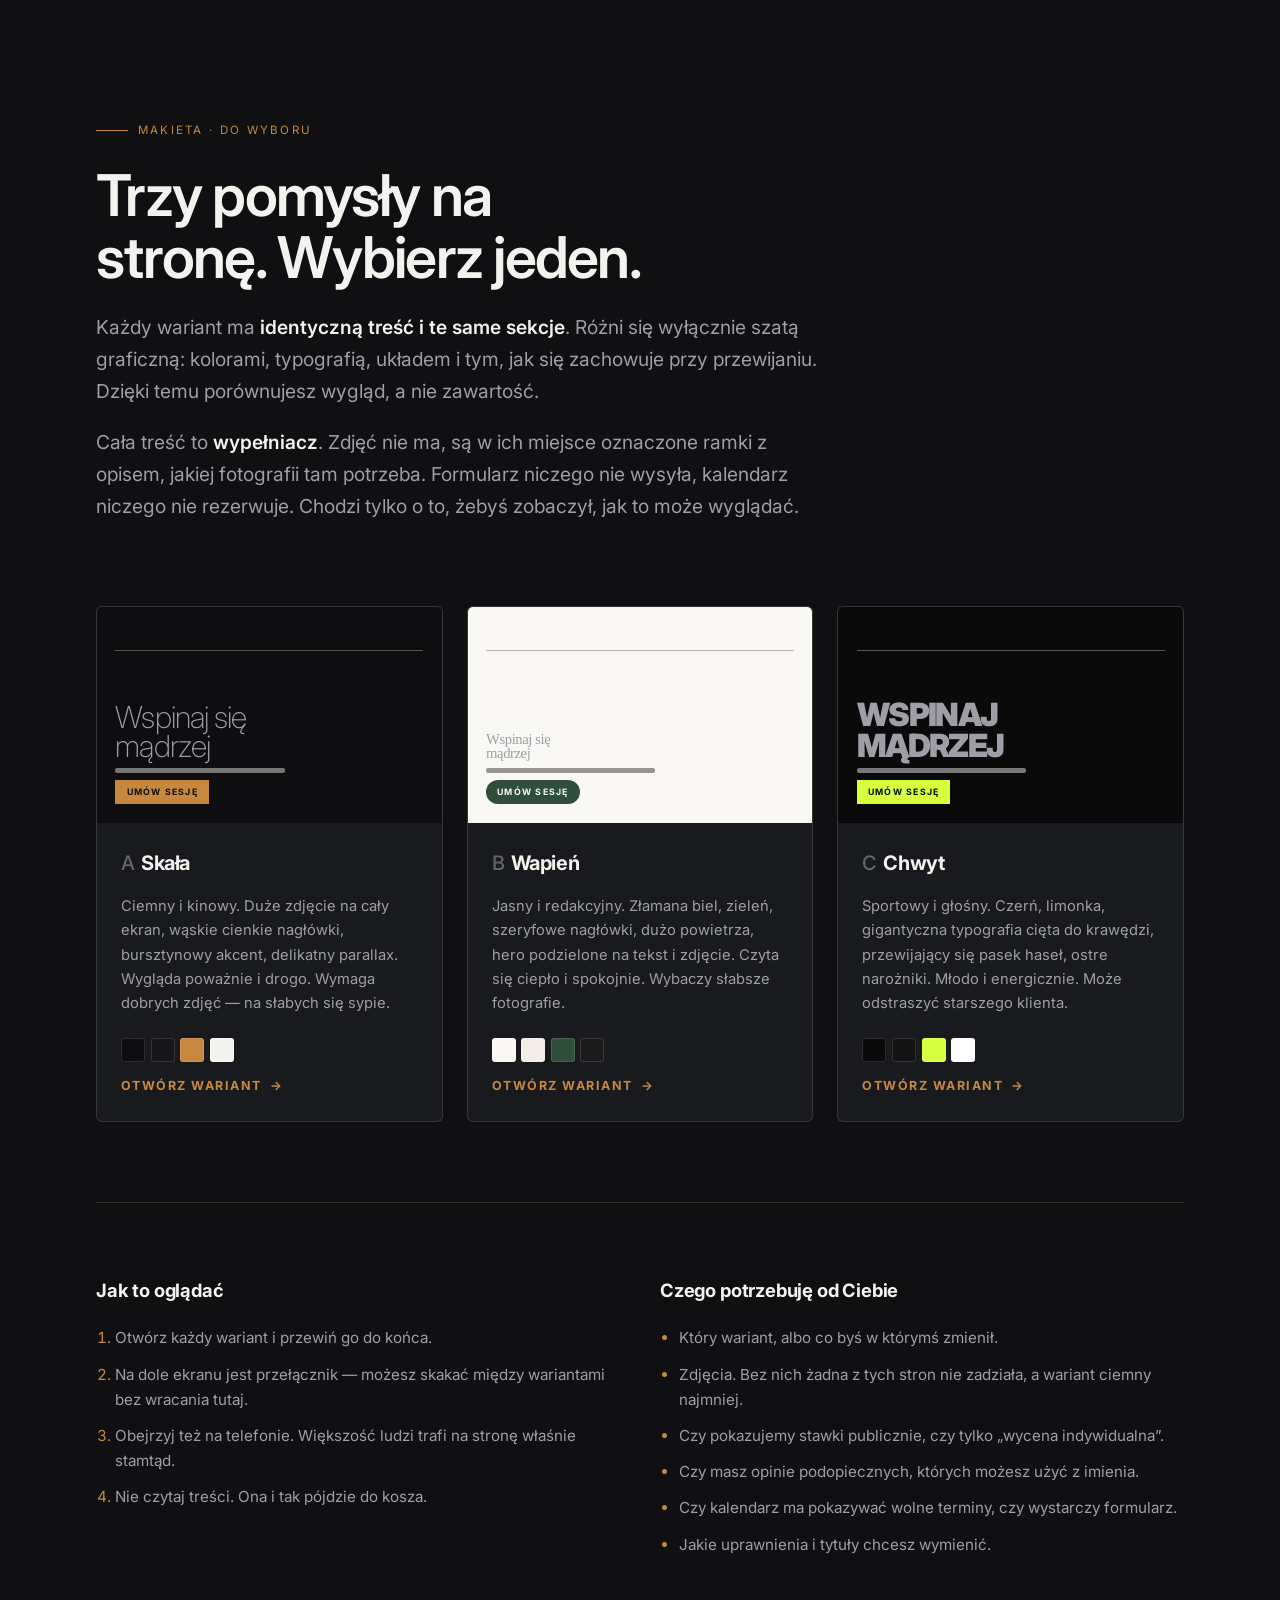
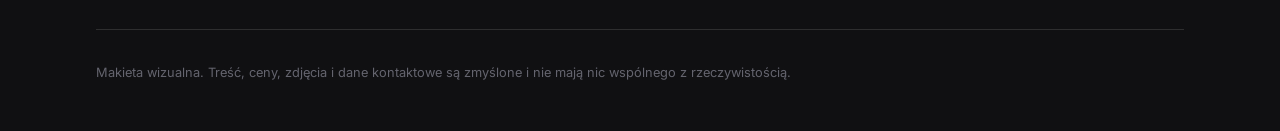
<file: index.html>
<!DOCTYPE html>
<html lang="pl">
<head>
<meta charset="utf-8">
<meta name="viewport" content="width=device-width, initial-scale=1">
<title>Makiety strony trenera — wybór wariantu</title>
<meta name="description" content="Trzy kierunki wizualne strony dla trenera wspinaczki. Wybierz jeden.">
<meta name="robots" content="noindex">
<link rel="preconnect" href="https://fonts.googleapis.com">
<link rel="preconnect" href="https://fonts.gstatic.com" crossorigin>
<link rel="stylesheet" href="https://fonts.googleapis.com/css2?family=Inter:wght@400;500;600;700&display=swap">
<style>
  *, *::before, *::after { box-sizing: border-box; }

  :root {
    --bg: #101012;
    --surface: #191A1D;
    --text: #F3F2EF;
    --dim: #9E9EA7;
    --faint: #64646E;
    --line: rgb(243 242 239 / .13);
    --accent: #C8873F;
    --font: 'Inter', system-ui, -apple-system, 'Segoe UI', sans-serif;
  }

  body {
    margin: 0;
    background: var(--bg);
    color: var(--text);
    font-family: var(--font);
    line-height: 1.65;
    -webkit-font-smoothing: antialiased;
  }

  .wrap { width: min(100% - 2.5rem, 68rem); margin-inline: auto; }

  header.page { padding: clamp(4rem, 10vw, 7rem) 0 clamp(2.5rem, 5vw, 4rem); }

  .eyebrow {
    display: inline-flex; align-items: center; gap: .6rem;
    font-size: .72rem; letter-spacing: .2em; text-transform: uppercase;
    color: var(--accent); margin: 0 0 1.5rem;
  }
  .eyebrow::before { content: ""; width: 2rem; height: 1px; background: currentColor; }

  h1 {
    font-size: clamp(2.1rem, 5.5vw, 3.6rem);
    line-height: 1.08; letter-spacing: -0.03em; font-weight: 600;
    margin: 0 0 1.5rem; max-width: 20ch; text-wrap: balance;
  }

  p.lede { font-size: clamp(1.02rem, 1.5vw, 1.2rem); color: var(--dim); max-width: 46rem; margin: 0 0 1.25rem; }
  p.lede strong { color: var(--text); font-weight: 600; }

  /* --------------------------------------------------------- karty ----- */

  .variants {
    display: grid;
    grid-template-columns: repeat(auto-fit, minmax(17rem, 1fr));
    gap: 1.5rem;
    padding-bottom: clamp(3rem, 7vw, 5rem);
  }

  .variant {
    display: flex; flex-direction: column;
    background: var(--surface);
    border: 1px solid var(--line);
    border-radius: 6px;
    overflow: hidden;
    text-decoration: none; color: inherit;
    transition: transform .3s cubic-bezier(.2,.8,.2,1), border-color .3s ease;
  }
  .variant:hover { transform: translateY(-6px); border-color: var(--accent); }
  .variant:focus-visible { outline: 2px solid var(--accent); outline-offset: 3px; }

  /* Miniatura: uproszczony podgląd hero danego wariantu. */
  .thumb { aspect-ratio: 16 / 10; padding: 1.15rem; display: flex; flex-direction: column; justify-content: flex-end; gap: .5rem; }
  .thumb .bar { position: absolute; top: 0; left: 0; right: 0; height: 1.6rem; border-bottom: 1px solid currentColor; opacity: .3; }
  .thumb-inner { position: relative; height: 100%; display: flex; flex-direction: column; justify-content: flex-end; gap: .45rem; }
  .t-head { font-size: 1.55rem; line-height: .95; font-weight: 700; letter-spacing: -0.03em; }
  .t-sub { height: .3rem; width: 55%; border-radius: 2px; opacity: .45; background: currentColor; }
  .t-btn { align-self: flex-start; font-size: .55rem; letter-spacing: .14em; text-transform: uppercase; padding: .3rem .7rem; font-weight: 700; }

  .thumb-a { background: #0E0E10; color: #F5F3EF; }
  .thumb-a .t-head { font-weight: 200; font-size: 1.9rem; font-stretch: condensed; }
  .thumb-a .t-btn { background: #C8873F; color: #0E0E10; }

  .thumb-b { background: #FAF8F5; color: #1A1A18; }
  .thumb-b .t-head { font-family: Georgia, serif; font-weight: 500; }
  .thumb-b .t-btn { background: #2F4F3A; color: #FAF8F5; border-radius: 999px; }

  .thumb-c { background: #0A0A0A; color: #FFFFFF; }
  .thumb-c .t-head { font-size: 2rem; font-weight: 900; text-transform: uppercase; letter-spacing: -0.05em; }
  .thumb-c .t-btn { background: #D6FF3D; color: #0A0A0A; }

  .variant-body { padding: 1.5rem; display: flex; flex-direction: column; gap: .9rem; flex: 1; }
  .variant h2 { font-size: 1.25rem; margin: 0; letter-spacing: -0.02em; }
  .variant h2 span { color: var(--faint); font-weight: 500; margin-right: .4rem; }
  .variant p { margin: 0; font-size: .92rem; color: var(--dim); }
  .swatches { display: flex; gap: .35rem; margin-top: auto; padding-top: .5rem; }
  .swatches i { width: 1.5rem; height: 1.5rem; border-radius: 3px; border: 1px solid var(--line); }
  .open {
    display: inline-flex; align-items: center; gap: .5rem;
    font-size: .78rem; letter-spacing: .12em; text-transform: uppercase;
    font-weight: 700; color: var(--accent);
  }
  .variant:hover .open span { transform: translateX(4px); }
  .open span { transition: transform .25s ease; }

  /* --------------------------------------------------------- reszta ---- */

  section.notes { border-top: 1px solid var(--line); padding-block: clamp(3rem, 7vw, 4.5rem); }
  h3 { font-size: 1.15rem; margin: 0 0 1.25rem; letter-spacing: -0.01em; }
  .cols { display: grid; grid-template-columns: repeat(auto-fit, minmax(18rem, 1fr)); gap: 2.5rem; }
  ol, ul { margin: 0; padding-left: 1.2rem; color: var(--dim); display: grid; gap: .7rem; font-size: .95rem; }
  li::marker { color: var(--accent); }

  footer.page { border-top: 1px solid var(--line); padding-block: 2rem 3rem; font-size: .8rem; color: var(--faint); }

  @media (prefers-reduced-motion: reduce) {
    *, *::before, *::after { transition-duration: .01ms !important; animation-duration: .01ms !important; }
  }
</style>
</head>
<body>

<div class="wrap">

  <header class="page">
    <p class="eyebrow">Makieta · do wyboru</p>
    <h1>Trzy pomysły na stronę. Wybierz jeden.</h1>
    <p class="lede">
      Każdy wariant ma <strong>identyczną treść i te same sekcje</strong>. Różni się
      wyłącznie szatą graficzną: kolorami, typografią, układem i tym, jak się
      zachowuje przy przewijaniu. Dzięki temu porównujesz wygląd, a nie zawartość.
    </p>
    <p class="lede">
      Cała treść to <strong>wypełniacz</strong>. Zdjęć nie ma, są w ich miejsce
      oznaczone ramki z opisem, jakiej fotografii tam potrzeba. Formularz niczego
      nie wysyła, kalendarz niczego nie rezerwuje. Chodzi tylko o to, żebyś
      zobaczył, jak to może wyglądać.
    </p>
  </header>

  <div class="variants">

    <a class="variant" href="skala.html">
      <div class="thumb thumb-a">
        <div class="thumb-inner">
          <div class="bar"></div>
          <p class="t-head">Wspinaj się<br>mądrzej</p>
          <span class="t-sub"></span>
          <span class="t-btn">Umów sesję</span>
        </div>
      </div>
      <div class="variant-body">
        <h2><span>A</span>Skała</h2>
        <p>
          Ciemny i kinowy. Duże zdjęcie na cały ekran, wąskie cienkie nagłówki,
          bursztynowy akcent, delikatny parallax. Wygląda poważnie i drogo.
          Wymaga dobrych zdjęć — na słabych się sypie.
        </p>
        <div class="swatches" aria-hidden="true">
          <i style="background:#0E0E10"></i><i style="background:#17171A"></i>
          <i style="background:#C8873F"></i><i style="background:#F5F3EF"></i>
        </div>
        <span class="open">Otwórz wariant <span>→</span></span>
      </div>
    </a>

    <a class="variant" href="wapien.html">
      <div class="thumb thumb-b">
        <div class="thumb-inner">
          <div class="bar"></div>
          <p class="t-head">Wspinaj się<br>mądrzej</p>
          <span class="t-sub"></span>
          <span class="t-btn">Umów sesję</span>
        </div>
      </div>
      <div class="variant-body">
        <h2><span>B</span>Wapień</h2>
        <p>
          Jasny i redakcyjny. Złamana biel, zieleń, szeryfowe nagłówki, dużo
          powietrza, hero podzielone na tekst i zdjęcie. Czyta się ciepło
          i spokojnie. Wybaczy słabsze fotografie.
        </p>
        <div class="swatches" aria-hidden="true">
          <i style="background:#FAF8F5"></i><i style="background:#F2EEE7"></i>
          <i style="background:#2F4F3A"></i><i style="background:#1A1A18"></i>
        </div>
        <span class="open">Otwórz wariant <span>→</span></span>
      </div>
    </a>

    <a class="variant" href="chwyt.html">
      <div class="thumb thumb-c">
        <div class="thumb-inner">
          <div class="bar"></div>
          <p class="t-head">Wspinaj<br>mądrzej</p>
          <span class="t-sub"></span>
          <span class="t-btn">Umów sesję</span>
        </div>
      </div>
      <div class="variant-body">
        <h2><span>C</span>Chwyt</h2>
        <p>
          Sportowy i głośny. Czerń, limonka, gigantyczna typografia cięta do
          krawędzi, przewijający się pasek haseł, ostre narożniki. Młodo
          i energicznie. Może odstraszyć starszego klienta.
        </p>
        <div class="swatches" aria-hidden="true">
          <i style="background:#0A0A0A"></i><i style="background:#131313"></i>
          <i style="background:#D6FF3D"></i><i style="background:#FFFFFF"></i>
        </div>
        <span class="open">Otwórz wariant <span>→</span></span>
      </div>
    </a>

  </div>

  <section class="notes">
    <div class="cols">
      <div>
        <h3>Jak to oglądać</h3>
        <ol>
          <li>Otwórz każdy wariant i przewiń go do końca.</li>
          <li>Na dole ekranu jest przełącznik — możesz skakać między wariantami bez wracania tutaj.</li>
          <li>Obejrzyj też na telefonie. Większość ludzi trafi na stronę właśnie stamtąd.</li>
          <li>Nie czytaj treści. Ona i tak pójdzie do kosza.</li>
        </ol>
      </div>
      <div>
        <h3>Czego potrzebuję od Ciebie</h3>
        <ul>
          <li>Który wariant, albo co byś w którymś zmienił.</li>
          <li>Zdjęcia. Bez nich żadna z tych stron nie zadziała, a wariant ciemny najmniej.</li>
          <li>Czy pokazujemy stawki publicznie, czy tylko „wycena indywidualna”.</li>
          <li>Czy masz opinie podopiecznych, których możesz użyć z imienia.</li>
          <li>Czy kalendarz ma pokazywać wolne terminy, czy wystarczy formularz.</li>
          <li>Jakie uprawnienia i tytuły chcesz wymienić.</li>
        </ul>
      </div>
    </div>
  </section>

  <footer class="page">
    Makieta wizualna. Treść, ceny, zdjęcia i dane kontaktowe są zmyślone
    i nie mają nic wspólnego z rzeczywistością.
  </footer>

</div>

</body>
</html>
</file>
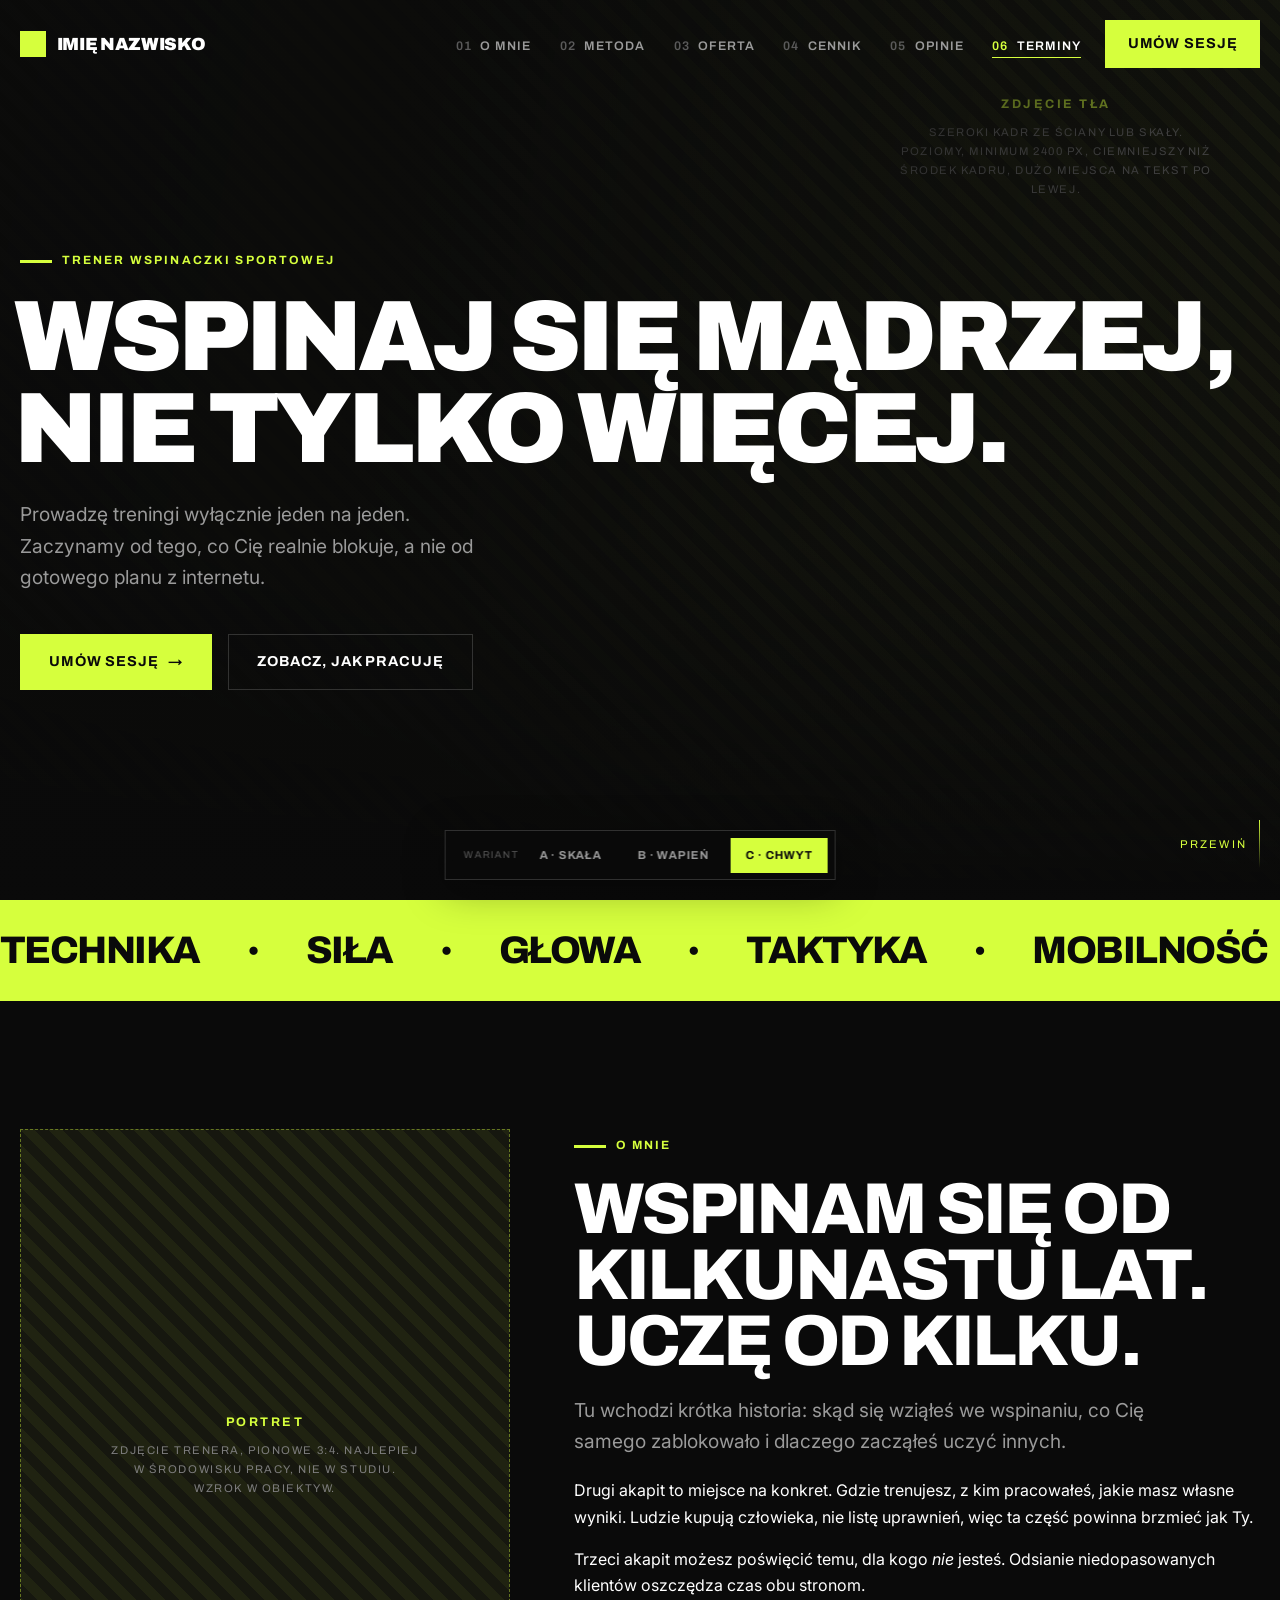
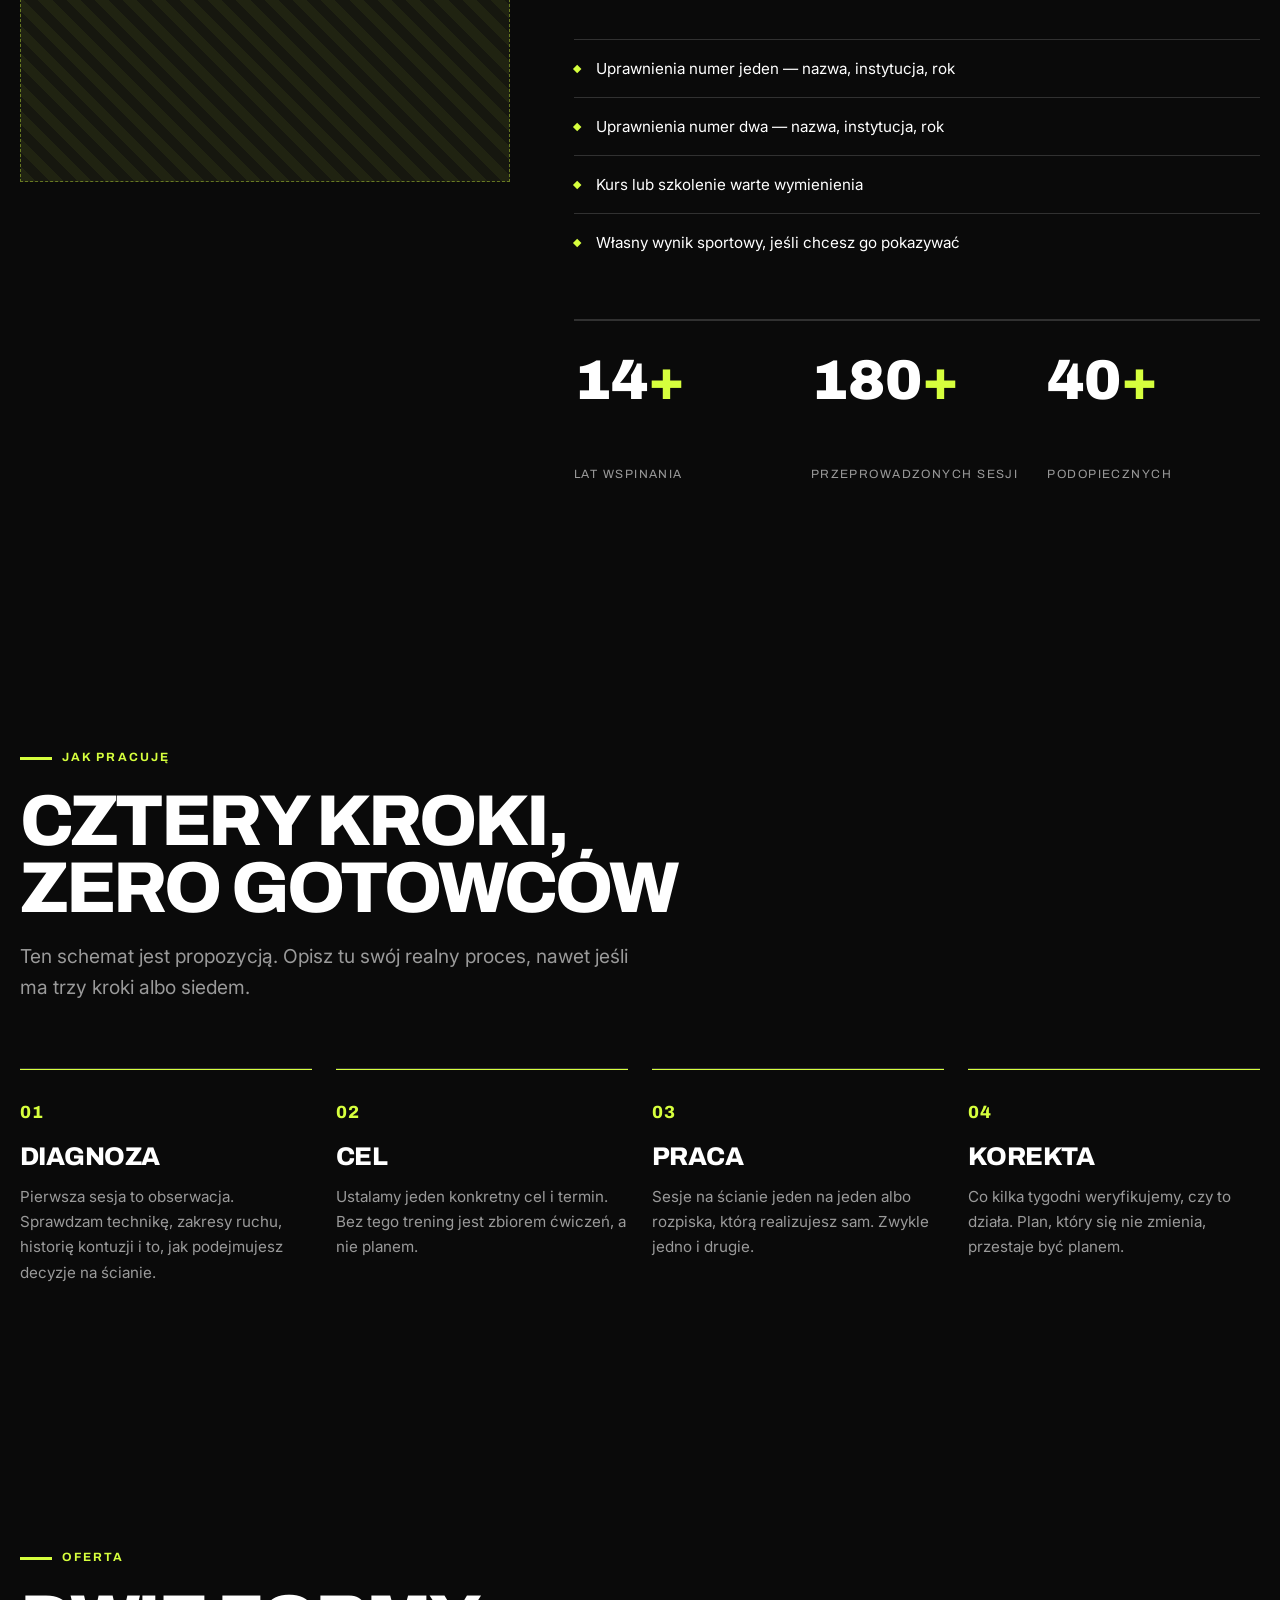
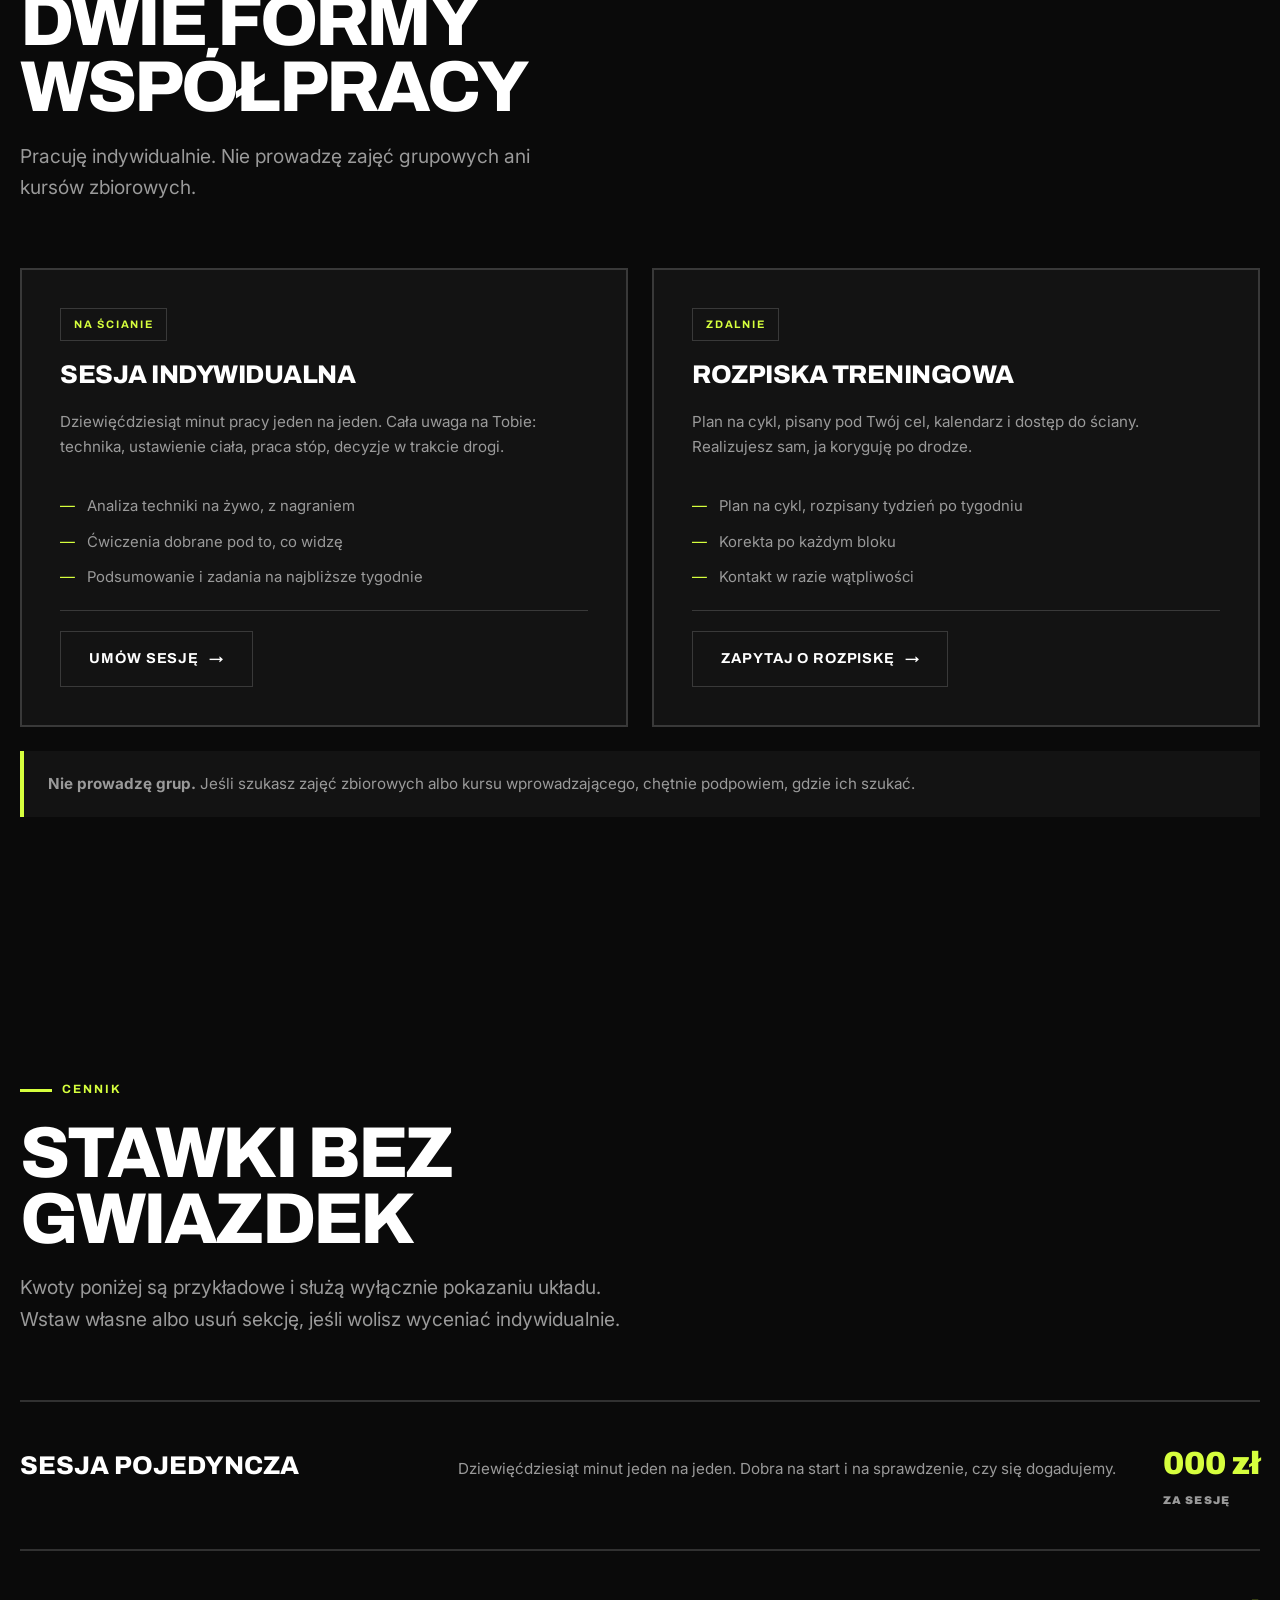
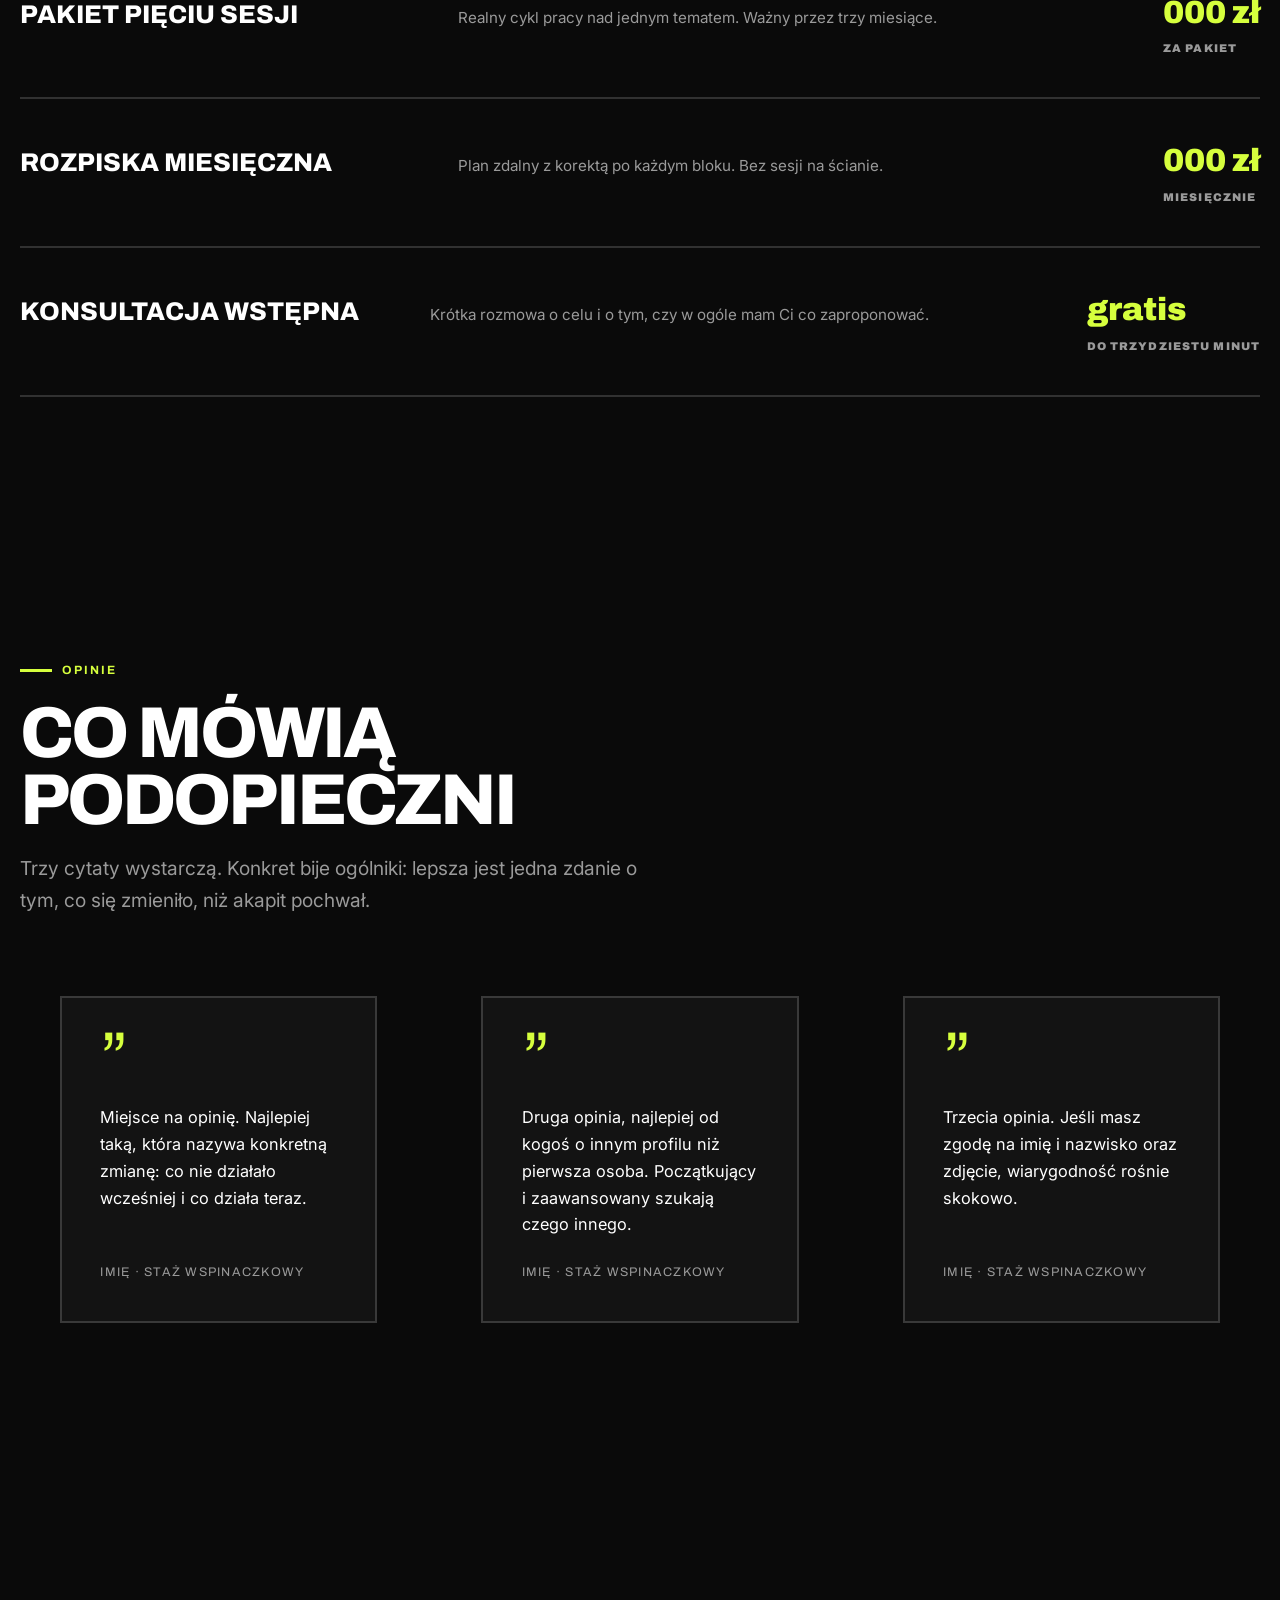
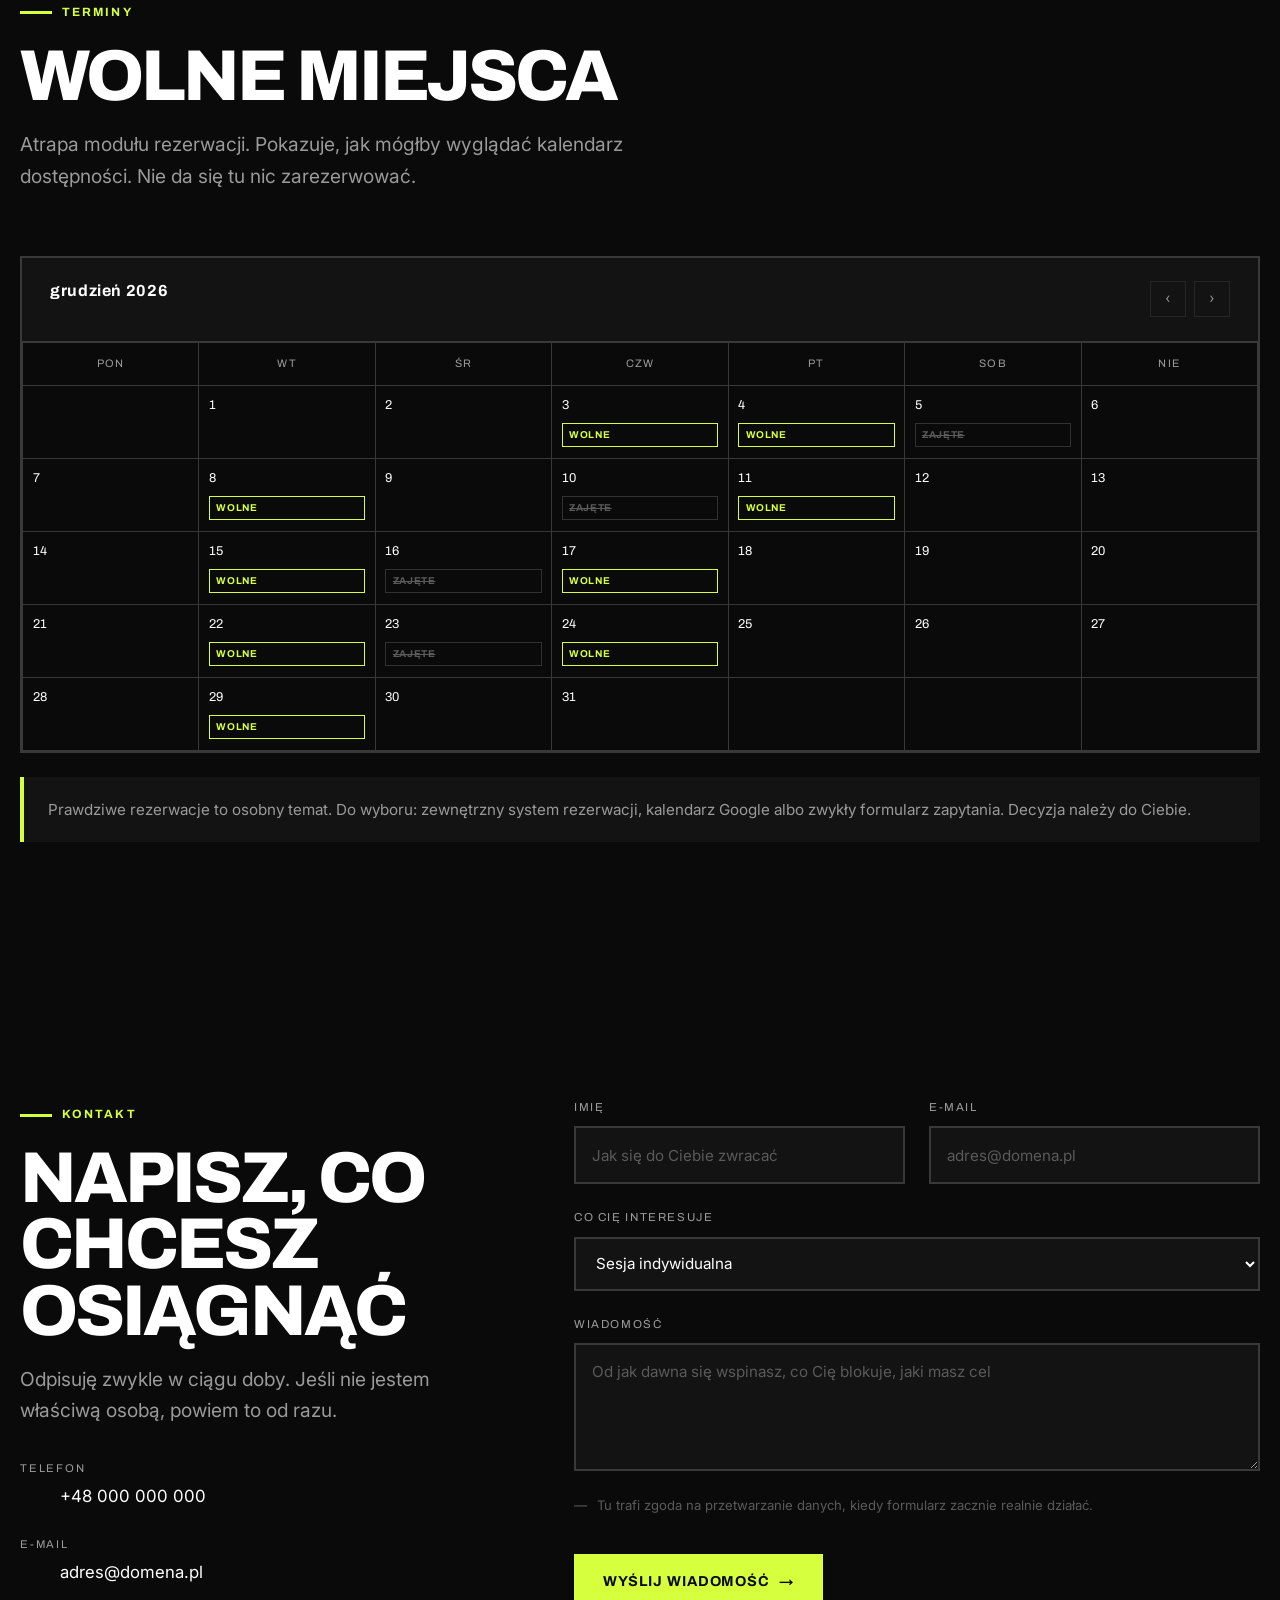
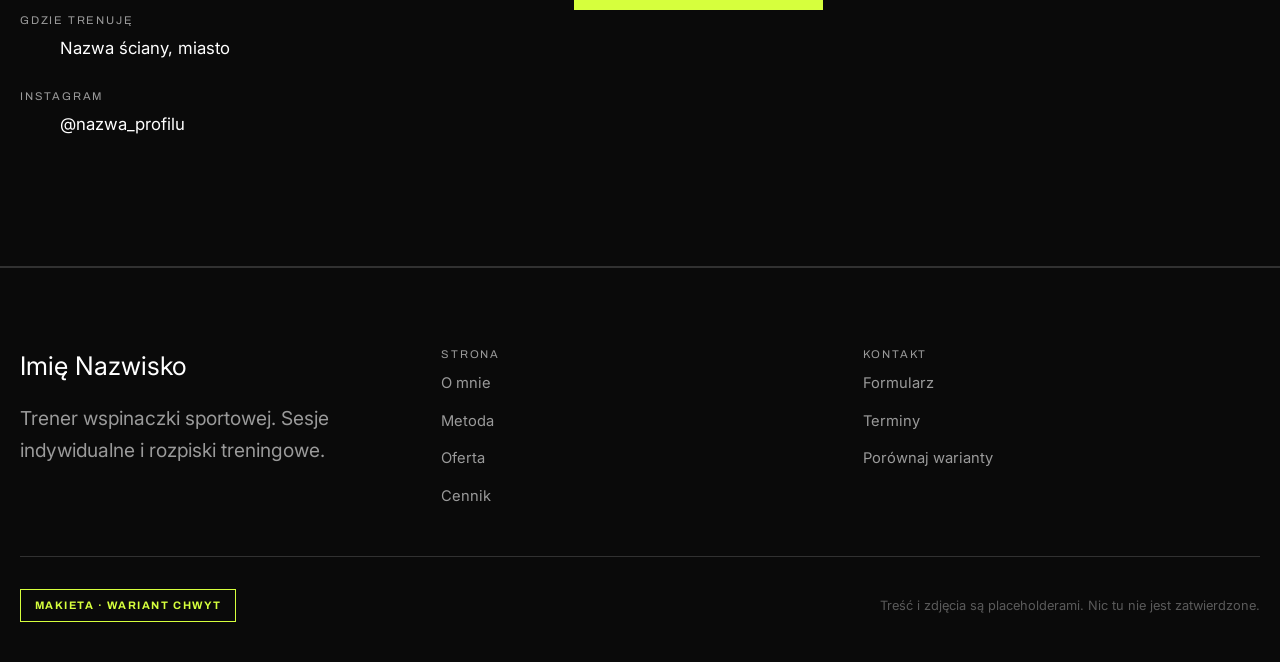
<file: chwyt.html>
<!DOCTYPE html>
<html lang="pl">
<head>
<meta charset="utf-8">
<meta name="viewport" content="width=device-width, initial-scale=1">
<title>Imię Nazwisko — trener wspinaczki · wariant Chwyt</title>
<meta name="description" content="Makieta strony trenera wspinaczki sportowej. Treść i zdjęcia są placeholderami.">
<meta name="robots" content="noindex">
<link rel="preconnect" href="https://fonts.googleapis.com">
<link rel="preconnect" href="https://fonts.gstatic.com" crossorigin>
<link rel="stylesheet" href="assets/css/base.css">
<link rel="stylesheet" href="assets/css/chwyt.css">
</head>
<body class="theme-chwyt" id="top">

<a class="skip-link" href="#main">Przejdź do treści</a>

<header class="site-header">
  <div class="container header-inner">
    <a class="brand" href="#top">
      <span class="brand-mark" aria-hidden="true"></span>
      <span class="brand-name">Imię Nazwisko</span>
    </a>

    <nav class="site-nav" id="siteNav" aria-label="Nawigacja główna">
      <ul>
        <li><a href="#o-mnie">O mnie</a></li>
        <li><a href="#metoda">Metoda</a></li>
        <li><a href="#oferta">Oferta</a></li>
        <li><a href="#cennik">Cennik</a></li>
        <li><a href="#opinie">Opinie</a></li>
        <li><a href="#kalendarz">Terminy</a></li>
      </ul>
    </nav>

    <a class="btn btn-primary header-cta" href="#kontakt" data-magnetic>Umów sesję</a>

    <button class="nav-toggle" type="button" aria-expanded="false" aria-controls="siteNav">
      <span></span>
      <span class="visually-hidden">Menu</span>
    </button>
  </div>
</header>

<main id="main">

  <!-- ==================================================== hero ========= -->
  <section class="hero" aria-labelledby="hero-title">
    <div class="hero-media" aria-hidden="true">
      <div class="hero-figure ph" data-parallax="0.12">
        <span class="ph-label">
          <b>Zdjęcie tła</b>
          Szeroki kadr ze ściany lub skały. Poziomy, minimum 2400 px,
          ciemniejszy niż środek kadru, dużo miejsca na tekst po lewej.
        </span>
      </div>
    </div>

    <div class="container hero-inner">
      <p class="eyebrow">Trener wspinaczki sportowej</p>
      <h1 class="hero-title" id="hero-title">
        Wspinaj się mądrzej,<br>nie tylko więcej.
      </h1>
      <p class="hero-lede">
        Prowadzę treningi wyłącznie jeden na jeden. Zaczynamy od tego, co Cię
        realnie blokuje, a nie od gotowego planu z internetu.
      </p>
      <div class="hero-actions">
        <a class="btn btn-primary" href="#kontakt" data-magnetic>Umów sesję <span class="arrow">→</span></a>
        <a class="btn btn-ghost" href="#oferta">Zobacz, jak pracuję</a>
      </div>
    </div>

    <p class="scroll-hint" aria-hidden="true">Przewiń</p>
  </section>

  <div class="marquee" aria-hidden="true">
    <div class="marquee-track">
      <span>Technika</span><span>Siła</span><span>Głowa</span><span>Taktyka</span>
      <span>Mobilność</span><span>Regeneracja</span>
      <span>Technika</span><span>Siła</span><span>Głowa</span><span>Taktyka</span>
      <span>Mobilność</span><span>Regeneracja</span>
    </div>
  </div>

  <!-- ==================================================== o mnie ======= -->
  <section class="section" id="o-mnie" aria-labelledby="o-mnie-title">
    <div class="container">
      <div class="about-grid">
        <div class="reveal">
          <div class="ph ph-3x4">
            <span class="ph-label">
              <b>Portret</b>
              Zdjęcie trenera, pionowe 3:4. Najlepiej w środowisku pracy,
              nie w studiu. Wzrok w obiektyw.
            </span>
          </div>
        </div>

        <div class="reveal" style="--i:1">
          <p class="eyebrow">O mnie</p>
          <h2 class="section-title" id="o-mnie-title">
            Wspinam się od kilkunastu lat. Uczę od kilku.
          </h2>
          <p class="lede">
            Tu wchodzi krótka historia: skąd się wziąłeś we wspinaniu, co Cię
            samego zablokowało i dlaczego zacząłeś uczyć innych.
          </p>
          <p>
            Drugi akapit to miejsce na konkret. Gdzie trenujesz, z kim
            pracowałeś, jakie masz własne wyniki. Ludzie kupują człowieka,
            nie listę uprawnień, więc ta część powinna brzmieć jak Ty.
          </p>
          <p>
            Trzeci akapit możesz poświęcić temu, dla kogo <em>nie</em> jesteś.
            Odsianie niedopasowanych klientów oszczędza czas obu stronom.
          </p>

          <ul class="credentials">
            <li>Uprawnienia numer jeden — nazwa, instytucja, rok</li>
            <li>Uprawnienia numer dwa — nazwa, instytucja, rok</li>
            <li>Kurs lub szkolenie warte wymienienia</li>
            <li>Własny wynik sportowy, jeśli chcesz go pokazywać</li>
          </ul>

          <div class="stats">
            <div class="stat">
              <p class="stat-value"><span data-count="14">14</span><span class="suffix">+</span></p>
              <p class="stat-label">lat wspinania</p>
            </div>
            <div class="stat">
              <p class="stat-value"><span data-count="180">180</span><span class="suffix">+</span></p>
              <p class="stat-label">przeprowadzonych sesji</p>
            </div>
            <div class="stat">
              <p class="stat-value"><span data-count="40">40</span><span class="suffix">+</span></p>
              <p class="stat-label">podopiecznych</p>
            </div>
          </div>
        </div>
      </div>
    </div>
  </section>

  <!-- ==================================================== metoda ======= -->
  <section class="section" id="metoda" aria-labelledby="metoda-title">
    <div class="container">
      <div class="section-head reveal">
        <p class="eyebrow">Jak pracuję</p>
        <h2 class="section-title" id="metoda-title">Cztery kroki, zero gotowców</h2>
        <p class="lede">
          Ten schemat jest propozycją. Opisz tu swój realny proces, nawet jeśli
          ma trzy kroki albo siedem.
        </p>
      </div>

      <div class="steps">
        <article class="step">
          <span class="step-no">01</span>
          <h3>Diagnoza</h3>
          <p>
            Pierwsza sesja to obserwacja. Sprawdzam technikę, zakresy ruchu,
            historię kontuzji i to, jak podejmujesz decyzje na ścianie.
          </p>
        </article>
        <article class="step">
          <span class="step-no">02</span>
          <h3>Cel</h3>
          <p>
            Ustalamy jeden konkretny cel i termin. Bez tego trening jest
            zbiorem ćwiczeń, a nie planem.
          </p>
        </article>
        <article class="step">
          <span class="step-no">03</span>
          <h3>Praca</h3>
          <p>
            Sesje na ścianie jeden na jeden albo rozpiska, którą realizujesz
            sam. Zwykle jedno i drugie.
          </p>
        </article>
        <article class="step">
          <span class="step-no">04</span>
          <h3>Korekta</h3>
          <p>
            Co kilka tygodni weryfikujemy, czy to działa. Plan, który się nie
            zmienia, przestaje być planem.
          </p>
        </article>
      </div>
    </div>
  </section>

  <!-- ==================================================== oferta ======= -->
  <section class="section" id="oferta" aria-labelledby="oferta-title">
    <div class="container">
      <div class="section-head reveal">
        <p class="eyebrow">Oferta</p>
        <h2 class="section-title" id="oferta-title">Dwie formy współpracy</h2>
        <p class="lede">
          Pracuję indywidualnie. Nie prowadzę zajęć grupowych ani kursów
          zbiorowych.
        </p>
      </div>

      <div class="cards">
        <article class="card reveal">
          <span class="card-tag">Na ścianie</span>
          <h3>Sesja indywidualna</h3>
          <p>
            Dziewięćdziesiąt minut pracy jeden na jeden. Cała uwaga na Tobie:
            technika, ustawienie ciała, praca stóp, decyzje w trakcie drogi.
          </p>
          <ul>
            <li>Analiza techniki na żywo, z nagraniem</li>
            <li>Ćwiczenia dobrane pod to, co widzę</li>
            <li>Podsumowanie i zadania na najbliższe tygodnie</li>
          </ul>
          <div class="card-foot">
            <a class="btn btn-ghost" href="#kontakt">Umów sesję <span class="arrow">→</span></a>
          </div>
        </article>

        <article class="card reveal" style="--i:1">
          <span class="card-tag">Zdalnie</span>
          <h3>Rozpiska treningowa</h3>
          <p>
            Plan na cykl, pisany pod Twój cel, kalendarz i dostęp do ściany.
            Realizujesz sam, ja koryguję po drodze.
          </p>
          <ul>
            <li>Plan na cykl, rozpisany tydzień po tygodniu</li>
            <li>Korekta po każdym bloku</li>
            <li>Kontakt w razie wątpliwości</li>
          </ul>
          <div class="card-foot">
            <a class="btn btn-ghost" href="#kontakt">Zapytaj o rozpiskę <span class="arrow">→</span></a>
          </div>
        </article>
      </div>

      <p class="notice">
        <strong>Nie prowadzę grup.</strong> Jeśli szukasz zajęć zbiorowych albo
        kursu wprowadzającego, chętnie podpowiem, gdzie ich szukać.
      </p>
    </div>
  </section>

  <!-- ==================================================== cennik ======= -->
  <section class="section" id="cennik" aria-labelledby="cennik-title">
    <div class="container">
      <div class="section-head reveal">
        <p class="eyebrow">Cennik</p>
        <h2 class="section-title" id="cennik-title">Stawki bez gwiazdek</h2>
        <p class="lede">
          Kwoty poniżej są przykładowe i służą wyłącznie pokazaniu układu.
          Wstaw własne albo usuń sekcję, jeśli wolisz wyceniać indywidualnie.
        </p>
      </div>

      <div class="price-list reveal">
        <div class="price-row">
          <p class="price-name">Sesja pojedyncza</p>
          <p class="price-desc">Dziewięćdziesiąt minut jeden na jeden. Dobra na start i na sprawdzenie, czy się dogadujemy.</p>
          <p class="price-value">000 zł <small>za sesję</small></p>
        </div>
        <div class="price-row">
          <p class="price-name">Pakiet pięciu sesji</p>
          <p class="price-desc">Realny cykl pracy nad jednym tematem. Ważny przez trzy miesiące.</p>
          <p class="price-value">000 zł <small>za pakiet</small></p>
        </div>
        <div class="price-row">
          <p class="price-name">Rozpiska miesięczna</p>
          <p class="price-desc">Plan zdalny z korektą po każdym bloku. Bez sesji na ścianie.</p>
          <p class="price-value">000 zł <small>miesięcznie</small></p>
        </div>
        <div class="price-row">
          <p class="price-name">Konsultacja wstępna</p>
          <p class="price-desc">Krótka rozmowa o celu i o tym, czy w ogóle mam Ci co zaproponować.</p>
          <p class="price-value">gratis <small>do trzydziestu minut</small></p>
        </div>
      </div>
    </div>
  </section>

  <!-- ==================================================== opinie ======= -->
  <section class="section" id="opinie" aria-labelledby="opinie-title">
    <div class="container">
      <div class="section-head reveal">
        <p class="eyebrow">Opinie</p>
        <h2 class="section-title" id="opinie-title">Co mówią podopieczni</h2>
        <p class="lede">
          Trzy cytaty wystarczą. Konkret bije ogólniki: lepsza jest jedna
          zdanie o tym, co się zmieniło, niż akapit pochwał.
        </p>
      </div>

      <div class="quotes">
        <figure class="quote reveal">
          <blockquote>
            Miejsce na opinię. Najlepiej taką, która nazywa konkretną zmianę:
            co nie działało wcześniej i co działa teraz.
          </blockquote>
          <figcaption class="quote-who">Imię · staż wspinaczkowy</figcaption>
        </figure>
        <figure class="quote reveal" style="--i:1">
          <blockquote>
            Druga opinia, najlepiej od kogoś o innym profilu niż pierwsza
            osoba. Początkujący i zaawansowany szukają czego innego.
          </blockquote>
          <figcaption class="quote-who">Imię · staż wspinaczkowy</figcaption>
        </figure>
        <figure class="quote reveal" style="--i:2">
          <blockquote>
            Trzecia opinia. Jeśli masz zgodę na imię i nazwisko oraz zdjęcie,
            wiarygodność rośnie skokowo.
          </blockquote>
          <figcaption class="quote-who">Imię · staż wspinaczkowy</figcaption>
        </figure>
      </div>
    </div>
  </section>

  <!-- ==================================================== kalendarz ==== -->
  <section class="section" id="kalendarz" aria-labelledby="kalendarz-title">
    <div class="container">
      <div class="section-head reveal">
        <p class="eyebrow">Terminy</p>
        <h2 class="section-title" id="kalendarz-title">Wolne miejsca</h2>
        <p class="lede">
          Atrapa modułu rezerwacji. Pokazuje, jak mógłby wyglądać kalendarz
          dostępności. Nie da się tu nic zarezerwować.
        </p>
      </div>

      <div class="calendar reveal">
        <div class="cal-head">
          <p class="cal-month">Miesiąc</p>
          <div class="cal-nav">
            <button type="button" disabled aria-label="Poprzedni miesiąc">‹</button>
            <button type="button" disabled aria-label="Następny miesiąc">›</button>
          </div>
        </div>
        <div class="cal-grid" role="presentation"></div>
      </div>

      <p class="notice">
        Prawdziwe rezerwacje to osobny temat. Do wyboru: zewnętrzny system
        rezerwacji, kalendarz Google albo zwykły formularz zapytania.
        Decyzja należy do Ciebie.
      </p>
    </div>
  </section>

  <!-- ==================================================== kontakt ====== -->
  <section class="section" id="kontakt" aria-labelledby="kontakt-title">
    <div class="container">
      <div class="contact-grid">
        <div class="reveal">
          <p class="eyebrow">Kontakt</p>
          <h2 class="section-title" id="kontakt-title">Napisz, co chcesz osiągnąć</h2>
          <p class="lede">
            Odpisuję zwykle w ciągu doby. Jeśli nie jestem właściwą osobą,
            powiem to od razu.
          </p>

          <dl class="contact-list">
            <div>
              <dt class="contact-key">Telefon</dt>
              <dd class="contact-val">+48 000 000 000</dd>
            </div>
            <div>
              <dt class="contact-key">E-mail</dt>
              <dd class="contact-val">adres@domena.pl</dd>
            </div>
            <div>
              <dt class="contact-key">Gdzie trenuję</dt>
              <dd class="contact-val">Nazwa ściany, miasto</dd>
            </div>
            <div>
              <dt class="contact-key">Instagram</dt>
              <dd class="contact-val">@nazwa_profilu</dd>
            </div>
          </dl>
        </div>

        <form class="form reveal" style="--i:1" novalidate>
          <div class="form-row">
            <p class="field">
              <label for="f-name">Imię</label>
              <input id="f-name" name="name" type="text" placeholder="Jak się do Ciebie zwracać">
            </p>
            <p class="field">
              <label for="f-mail">E-mail</label>
              <input id="f-mail" name="email" type="email" placeholder="adres@domena.pl">
            </p>
          </div>

          <p class="field">
            <label for="f-goal">Co Cię interesuje</label>
            <select id="f-goal" name="goal">
              <option>Sesja indywidualna</option>
              <option>Rozpiska treningowa</option>
              <option>Jedno i drugie</option>
              <option>Jeszcze nie wiem</option>
            </select>
          </p>

          <p class="field">
            <label for="f-msg">Wiadomość</label>
            <textarea id="f-msg" name="message" placeholder="Od jak dawna się wspinasz, co Cię blokuje, jaki masz cel"></textarea>
          </p>

          <p class="form-note">
            <span aria-hidden="true">—</span>
            Tu trafi zgoda na przetwarzanie danych, kiedy formularz zacznie
            realnie działać.
          </p>

          <div>
            <button class="btn btn-primary" type="submit" data-magnetic>
              Wyślij wiadomość <span class="arrow">→</span>
            </button>
          </div>

          <p class="form-status" role="status" tabindex="-1" hidden></p>
        </form>
      </div>
    </div>
  </section>

</main>

<footer class="site-footer">
  <div class="container">
    <div class="footer-top">
      <div>
        <p class="footer-title">Imię Nazwisko</p>
        <p class="lede">Trener wspinaczki sportowej. Sesje indywidualne i rozpiski treningowe.</p>
      </div>
      <div>
        <p class="contact-key">Strona</p>
        <ul class="footer-links">
          <li><a href="#o-mnie">O mnie</a></li>
          <li><a href="#metoda">Metoda</a></li>
          <li><a href="#oferta">Oferta</a></li>
          <li><a href="#cennik">Cennik</a></li>
        </ul>
      </div>
      <div>
        <p class="contact-key">Kontakt</p>
        <ul class="footer-links">
          <li><a href="#kontakt">Formularz</a></li>
          <li><a href="#kalendarz">Terminy</a></li>
          <li><a href="index.html">Porównaj warianty</a></li>
        </ul>
      </div>
    </div>

    <div class="footer-bottom">
      <span class="mockup-badge">Makieta · wariant Chwyt</span>
      <span>Treść i zdjęcia są placeholderami. Nic tu nie jest zatwierdzone.</span>
    </div>
  </div>
</footer>

<nav class="switcher" aria-label="Wybór wariantu">
  <span class="switcher-label">Wariant</span>
  <a href="skala.html">A · Skała</a>
  <a href="wapien.html">B · Wapień</a>
  <a href="chwyt.html">C · Chwyt</a>
</nav>

<script src="assets/js/site.js" defer></script>
</body>
</html>
</file>
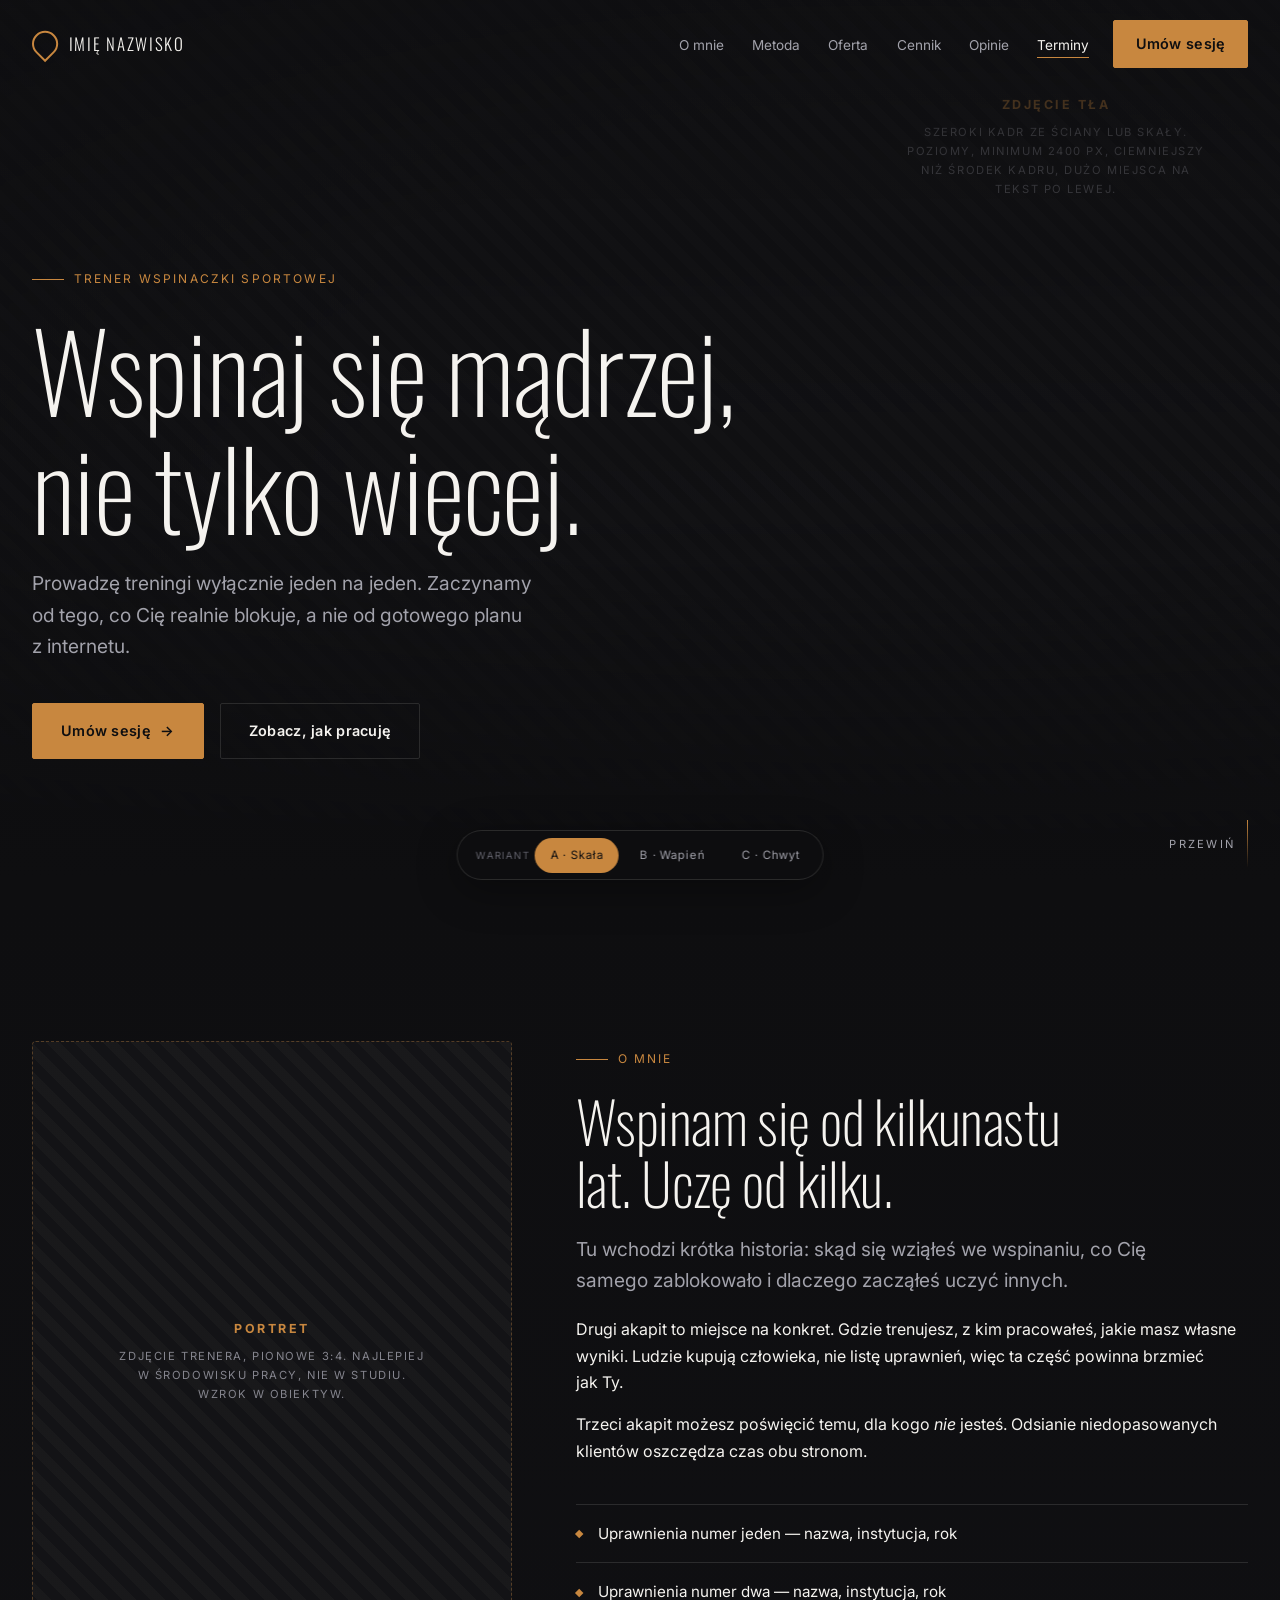
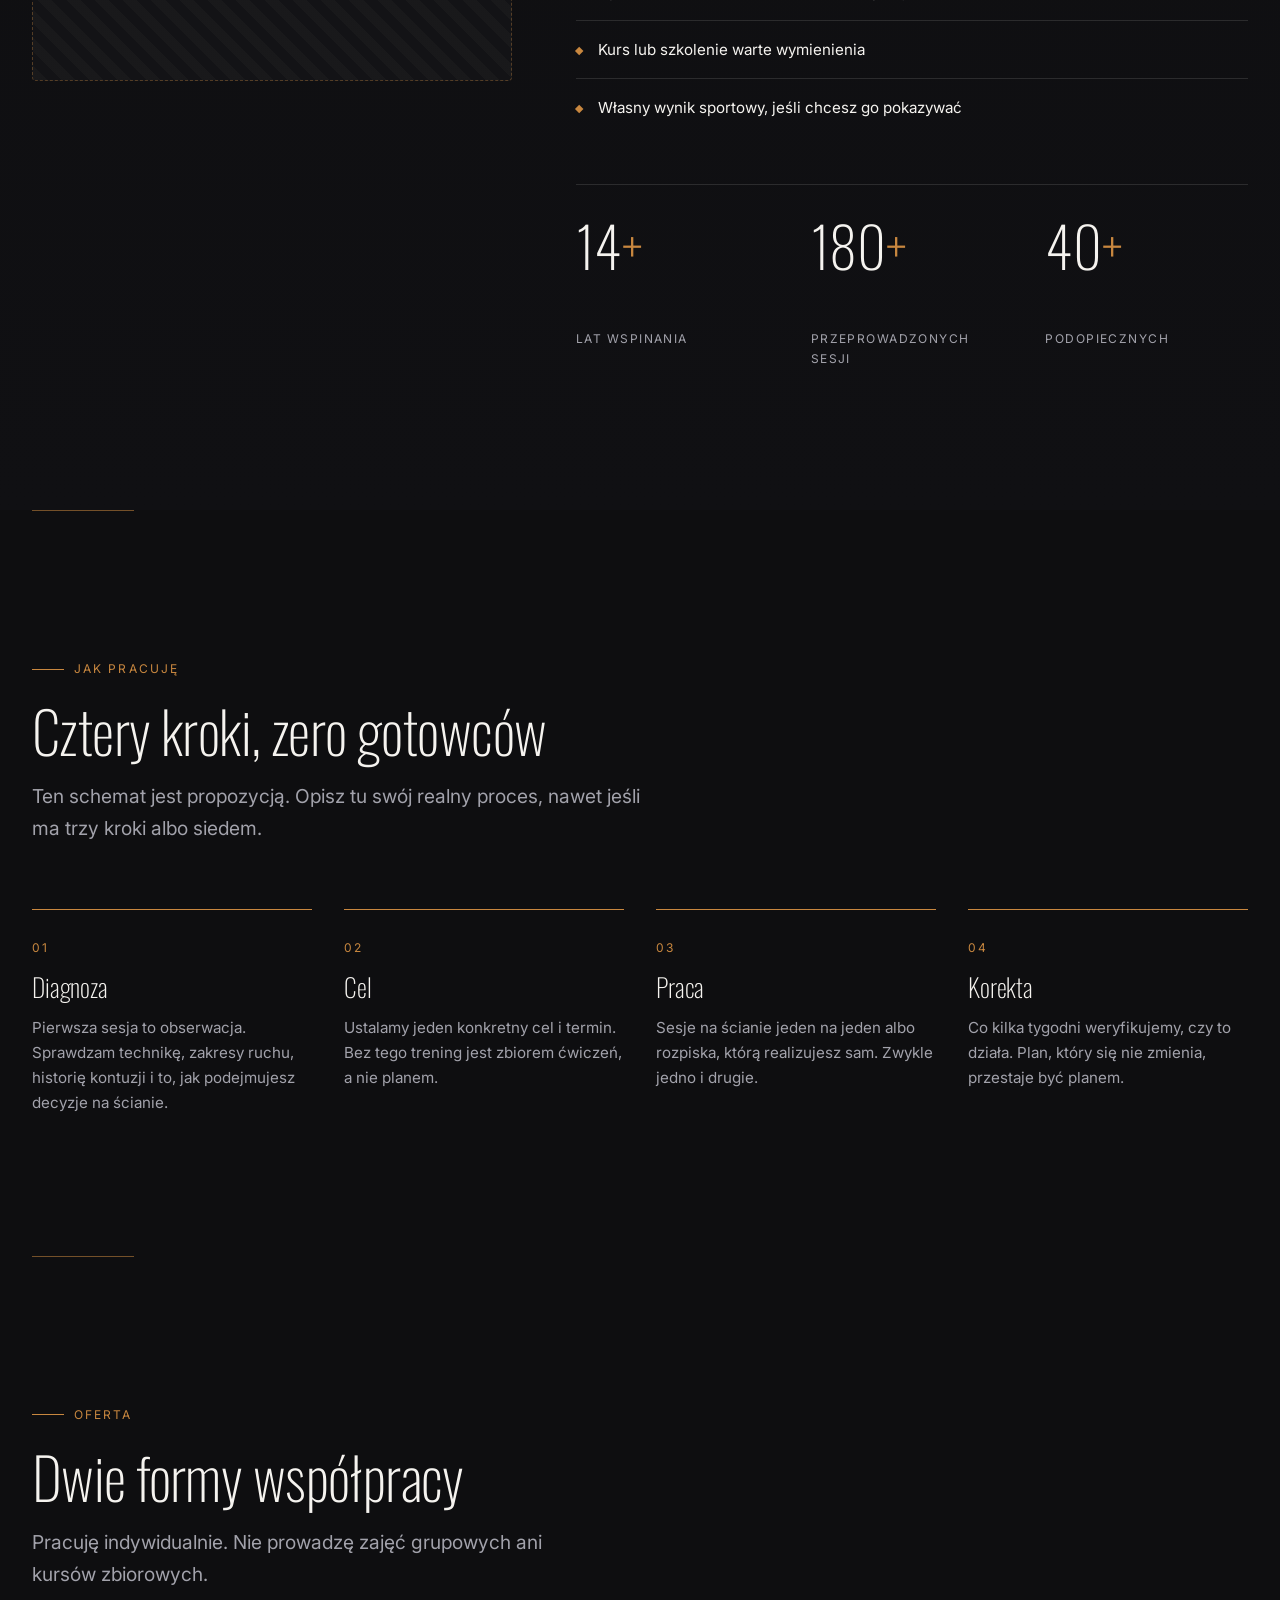
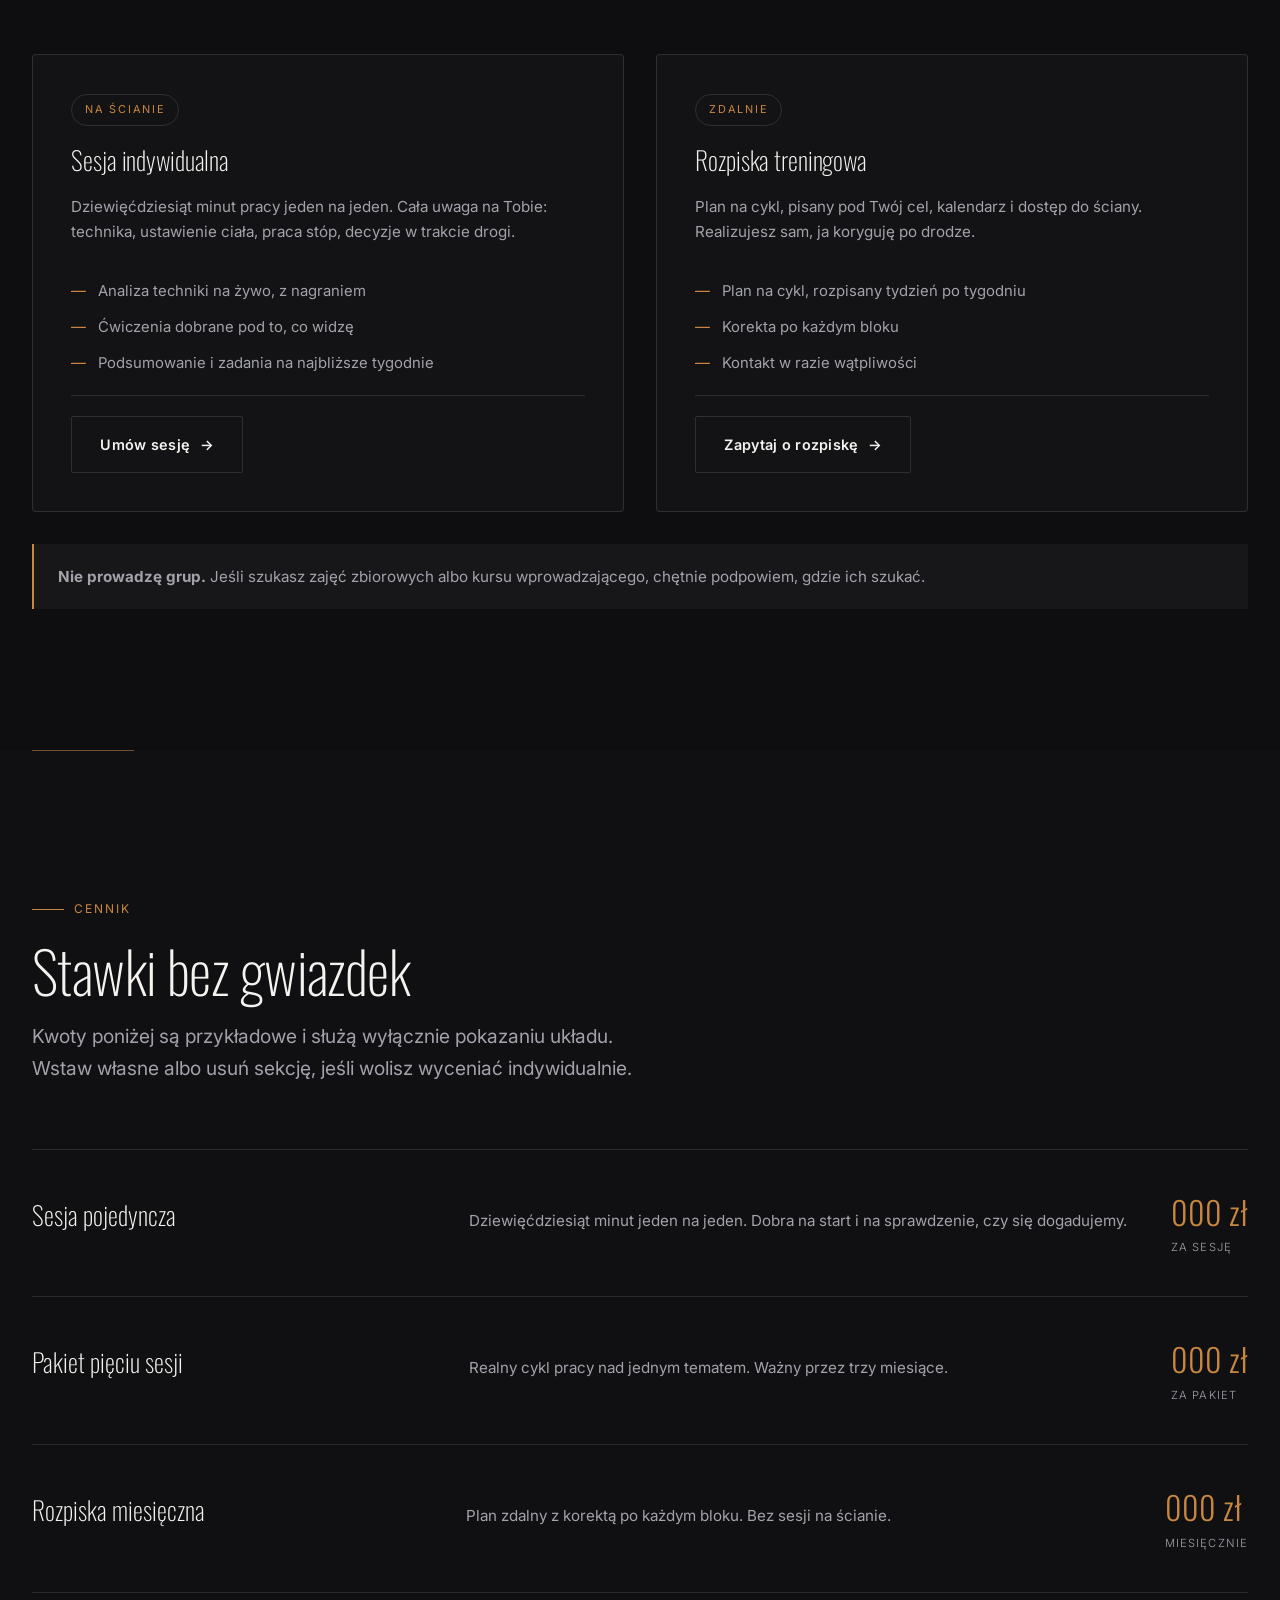
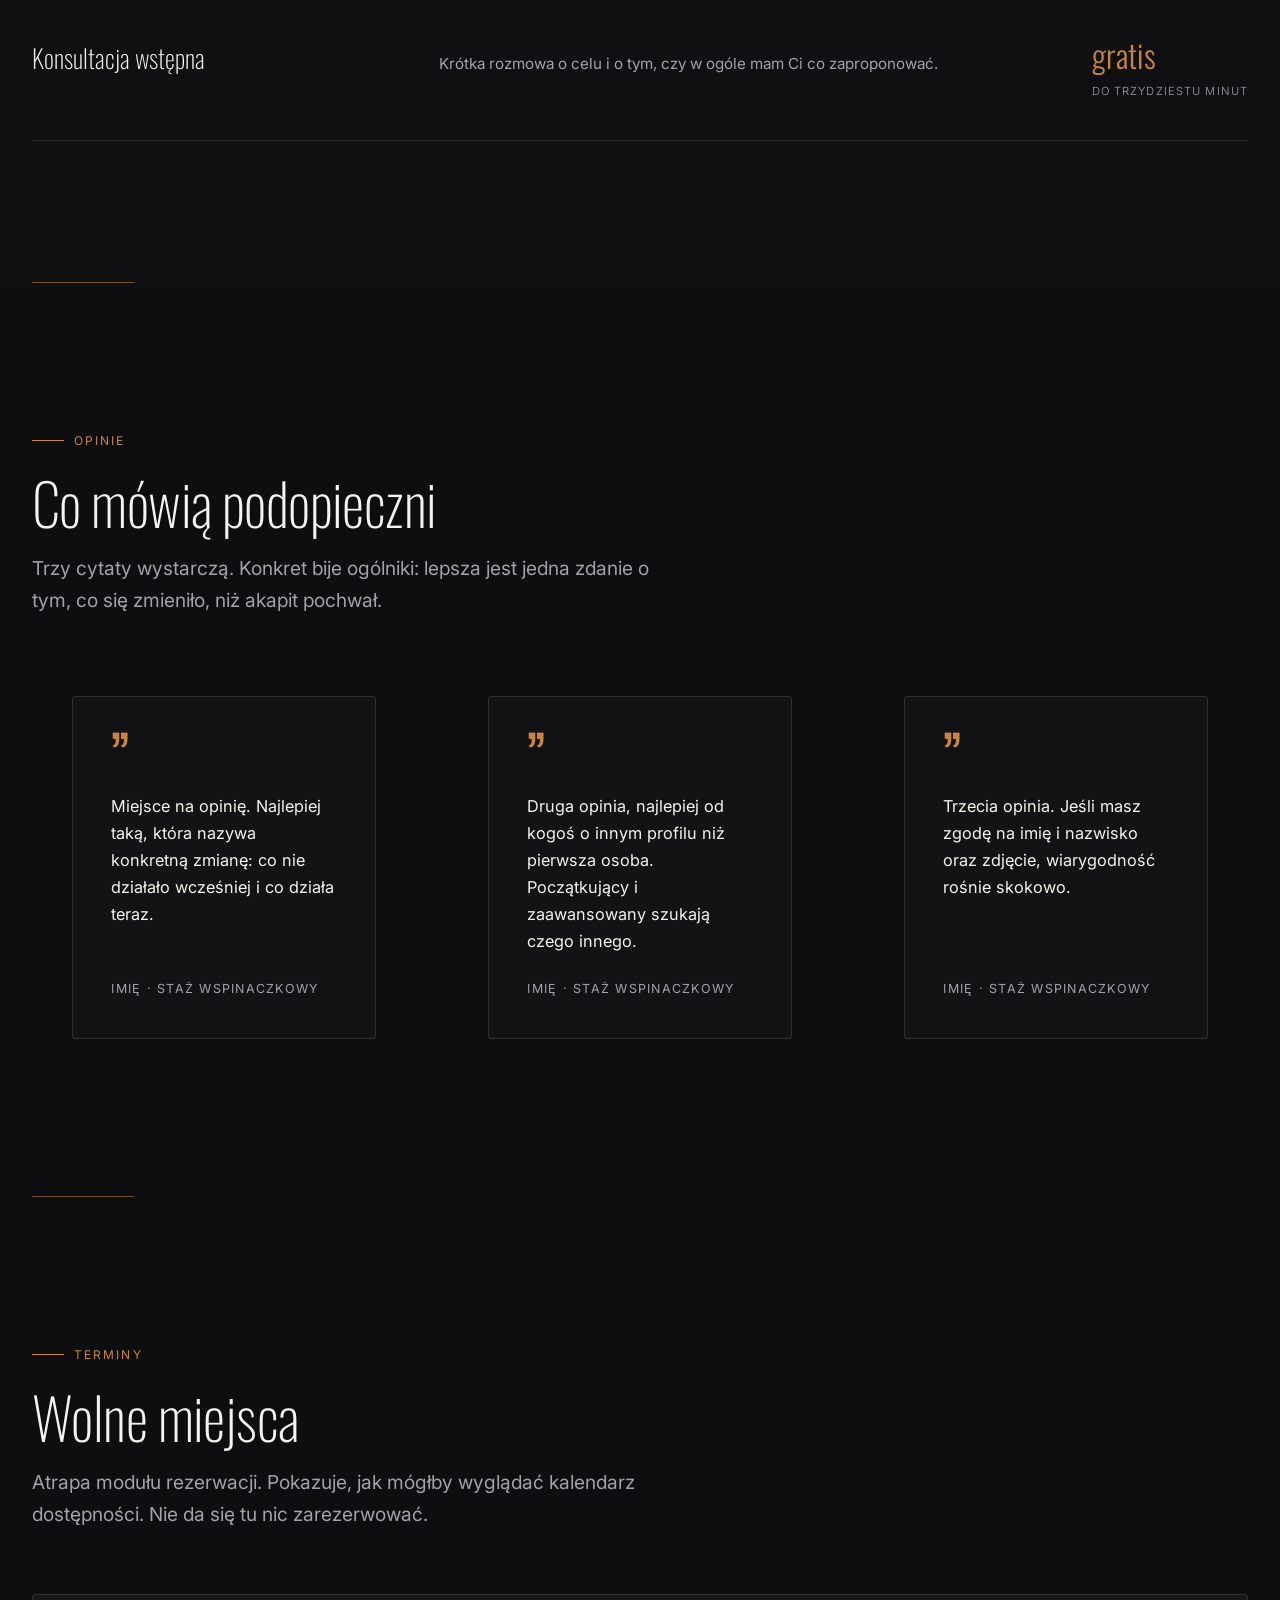
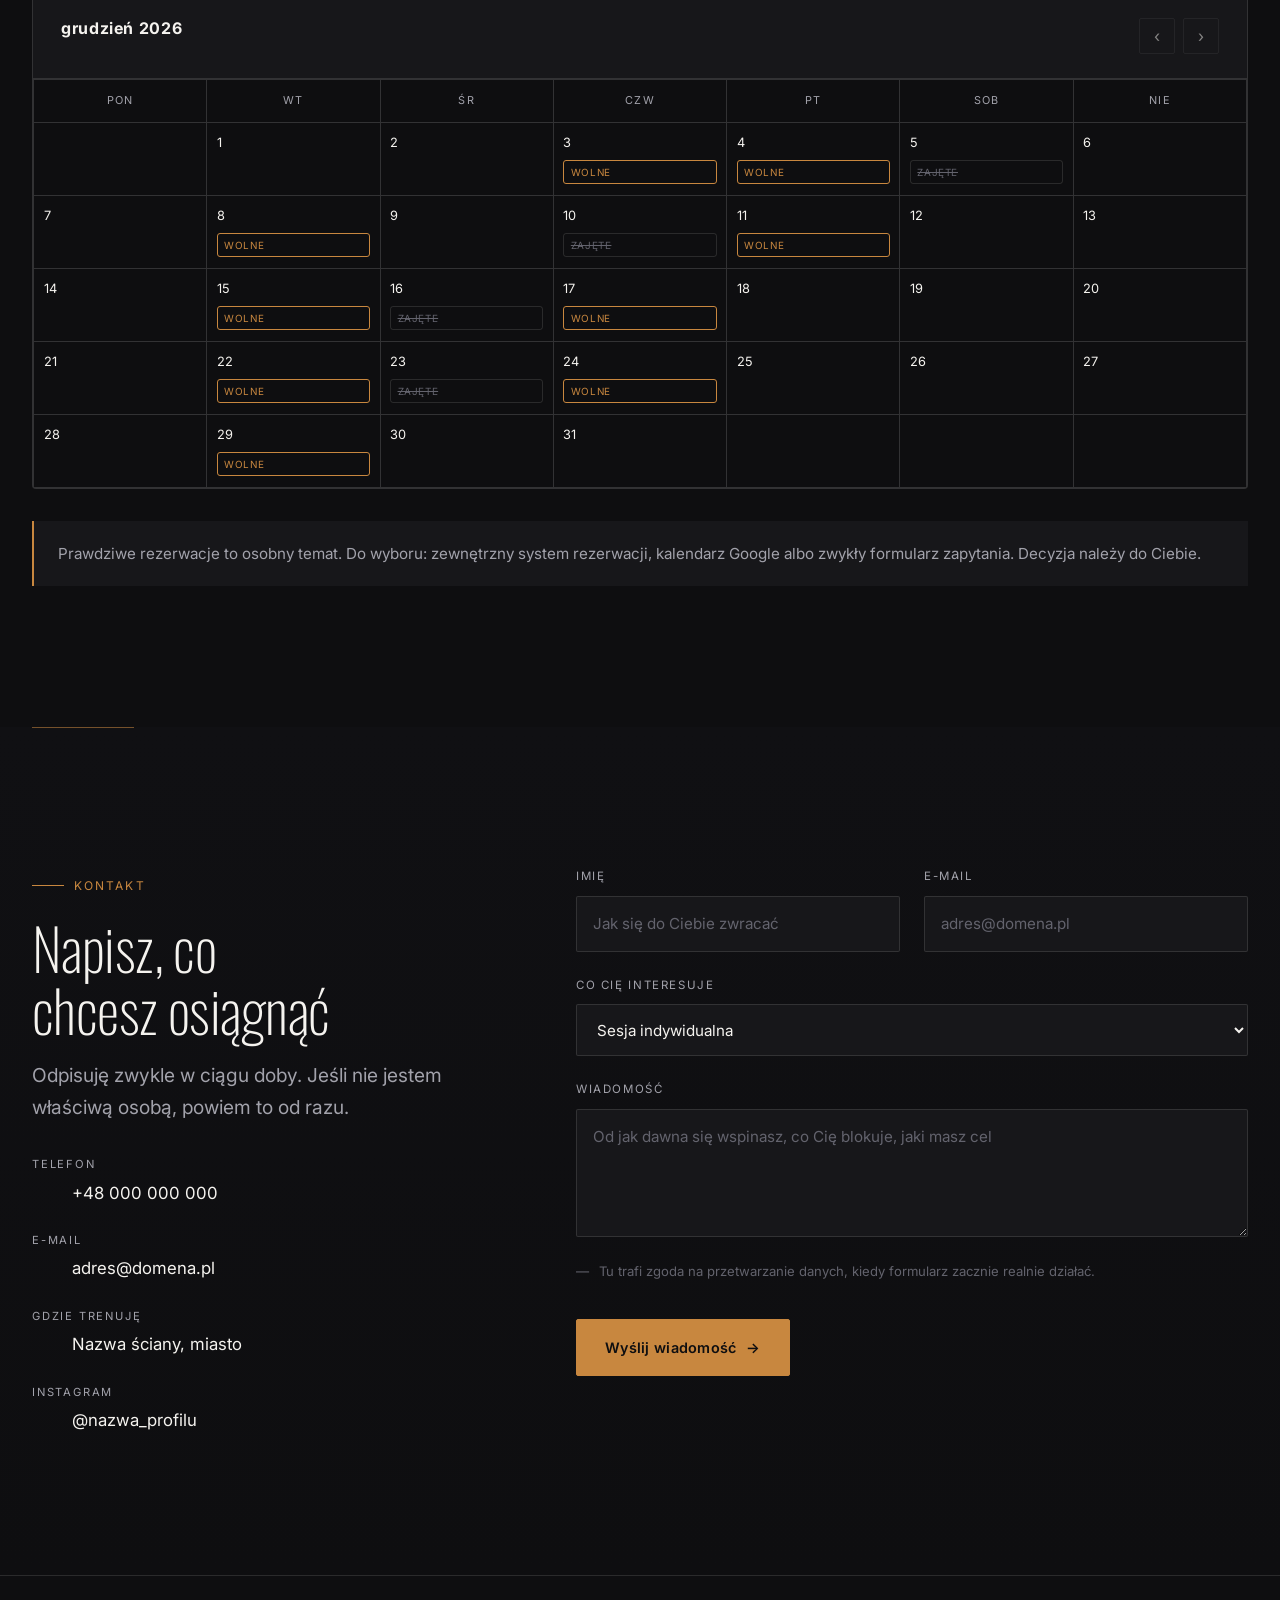
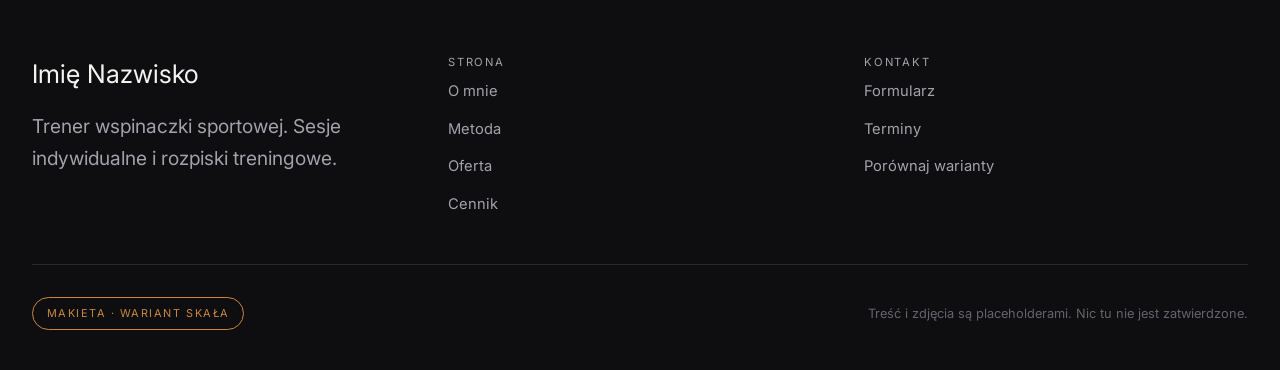
<file: skala.html>
<!DOCTYPE html>
<html lang="pl">
<head>
<meta charset="utf-8">
<meta name="viewport" content="width=device-width, initial-scale=1">
<title>Imię Nazwisko — trener wspinaczki · wariant Skała</title>
<meta name="description" content="Makieta strony trenera wspinaczki sportowej. Treść i zdjęcia są placeholderami.">
<meta name="robots" content="noindex">
<link rel="preconnect" href="https://fonts.googleapis.com">
<link rel="preconnect" href="https://fonts.gstatic.com" crossorigin>
<link rel="stylesheet" href="assets/css/base.css">
<link rel="stylesheet" href="assets/css/skala.css">
</head>
<body class="theme-skala" id="top">

<a class="skip-link" href="#main">Przejdź do treści</a>

<header class="site-header">
  <div class="container header-inner">
    <a class="brand" href="#top">
      <span class="brand-mark" aria-hidden="true"></span>
      <span class="brand-name">Imię Nazwisko</span>
    </a>

    <nav class="site-nav" id="siteNav" aria-label="Nawigacja główna">
      <ul>
        <li><a href="#o-mnie">O mnie</a></li>
        <li><a href="#metoda">Metoda</a></li>
        <li><a href="#oferta">Oferta</a></li>
        <li><a href="#cennik">Cennik</a></li>
        <li><a href="#opinie">Opinie</a></li>
        <li><a href="#kalendarz">Terminy</a></li>
      </ul>
    </nav>

    <a class="btn btn-primary header-cta" href="#kontakt" data-magnetic>Umów sesję</a>

    <button class="nav-toggle" type="button" aria-expanded="false" aria-controls="siteNav">
      <span></span>
      <span class="visually-hidden">Menu</span>
    </button>
  </div>
</header>

<main id="main">

  <!-- ==================================================== hero ========= -->
  <section class="hero" aria-labelledby="hero-title">
    <div class="hero-media" aria-hidden="true">
      <div class="hero-figure ph" data-parallax="0.12">
        <span class="ph-label">
          <b>Zdjęcie tła</b>
          Szeroki kadr ze ściany lub skały. Poziomy, minimum 2400 px,
          ciemniejszy niż środek kadru, dużo miejsca na tekst po lewej.
        </span>
      </div>
    </div>

    <div class="container hero-inner">
      <p class="eyebrow">Trener wspinaczki sportowej</p>
      <h1 class="hero-title" id="hero-title">
        Wspinaj się mądrzej,<br>nie tylko więcej.
      </h1>
      <p class="hero-lede">
        Prowadzę treningi wyłącznie jeden na jeden. Zaczynamy od tego, co Cię
        realnie blokuje, a nie od gotowego planu z internetu.
      </p>
      <div class="hero-actions">
        <a class="btn btn-primary" href="#kontakt" data-magnetic>Umów sesję <span class="arrow">→</span></a>
        <a class="btn btn-ghost" href="#oferta">Zobacz, jak pracuję</a>
      </div>
    </div>

    <p class="scroll-hint" aria-hidden="true">Przewiń</p>
  </section>

  <div class="marquee" aria-hidden="true">
    <div class="marquee-track">
      <span>Technika</span><span>Siła</span><span>Głowa</span><span>Taktyka</span>
      <span>Mobilność</span><span>Regeneracja</span>
      <span>Technika</span><span>Siła</span><span>Głowa</span><span>Taktyka</span>
      <span>Mobilność</span><span>Regeneracja</span>
    </div>
  </div>

  <!-- ==================================================== o mnie ======= -->
  <section class="section" id="o-mnie" aria-labelledby="o-mnie-title">
    <div class="container">
      <div class="about-grid">
        <div class="reveal">
          <div class="ph ph-3x4">
            <span class="ph-label">
              <b>Portret</b>
              Zdjęcie trenera, pionowe 3:4. Najlepiej w środowisku pracy,
              nie w studiu. Wzrok w obiektyw.
            </span>
          </div>
        </div>

        <div class="reveal" style="--i:1">
          <p class="eyebrow">O mnie</p>
          <h2 class="section-title" id="o-mnie-title">
            Wspinam się od kilkunastu lat. Uczę od kilku.
          </h2>
          <p class="lede">
            Tu wchodzi krótka historia: skąd się wziąłeś we wspinaniu, co Cię
            samego zablokowało i dlaczego zacząłeś uczyć innych.
          </p>
          <p>
            Drugi akapit to miejsce na konkret. Gdzie trenujesz, z kim
            pracowałeś, jakie masz własne wyniki. Ludzie kupują człowieka,
            nie listę uprawnień, więc ta część powinna brzmieć jak Ty.
          </p>
          <p>
            Trzeci akapit możesz poświęcić temu, dla kogo <em>nie</em> jesteś.
            Odsianie niedopasowanych klientów oszczędza czas obu stronom.
          </p>

          <ul class="credentials">
            <li>Uprawnienia numer jeden — nazwa, instytucja, rok</li>
            <li>Uprawnienia numer dwa — nazwa, instytucja, rok</li>
            <li>Kurs lub szkolenie warte wymienienia</li>
            <li>Własny wynik sportowy, jeśli chcesz go pokazywać</li>
          </ul>

          <div class="stats">
            <div class="stat">
              <p class="stat-value"><span data-count="14">14</span><span class="suffix">+</span></p>
              <p class="stat-label">lat wspinania</p>
            </div>
            <div class="stat">
              <p class="stat-value"><span data-count="180">180</span><span class="suffix">+</span></p>
              <p class="stat-label">przeprowadzonych sesji</p>
            </div>
            <div class="stat">
              <p class="stat-value"><span data-count="40">40</span><span class="suffix">+</span></p>
              <p class="stat-label">podopiecznych</p>
            </div>
          </div>
        </div>
      </div>
    </div>
  </section>

  <!-- ==================================================== metoda ======= -->
  <section class="section" id="metoda" aria-labelledby="metoda-title">
    <div class="container">
      <div class="section-head reveal">
        <p class="eyebrow">Jak pracuję</p>
        <h2 class="section-title" id="metoda-title">Cztery kroki, zero gotowców</h2>
        <p class="lede">
          Ten schemat jest propozycją. Opisz tu swój realny proces, nawet jeśli
          ma trzy kroki albo siedem.
        </p>
      </div>

      <div class="steps">
        <article class="step">
          <span class="step-no">01</span>
          <h3>Diagnoza</h3>
          <p>
            Pierwsza sesja to obserwacja. Sprawdzam technikę, zakresy ruchu,
            historię kontuzji i to, jak podejmujesz decyzje na ścianie.
          </p>
        </article>
        <article class="step">
          <span class="step-no">02</span>
          <h3>Cel</h3>
          <p>
            Ustalamy jeden konkretny cel i termin. Bez tego trening jest
            zbiorem ćwiczeń, a nie planem.
          </p>
        </article>
        <article class="step">
          <span class="step-no">03</span>
          <h3>Praca</h3>
          <p>
            Sesje na ścianie jeden na jeden albo rozpiska, którą realizujesz
            sam. Zwykle jedno i drugie.
          </p>
        </article>
        <article class="step">
          <span class="step-no">04</span>
          <h3>Korekta</h3>
          <p>
            Co kilka tygodni weryfikujemy, czy to działa. Plan, który się nie
            zmienia, przestaje być planem.
          </p>
        </article>
      </div>
    </div>
  </section>

  <!-- ==================================================== oferta ======= -->
  <section class="section" id="oferta" aria-labelledby="oferta-title">
    <div class="container">
      <div class="section-head reveal">
        <p class="eyebrow">Oferta</p>
        <h2 class="section-title" id="oferta-title">Dwie formy współpracy</h2>
        <p class="lede">
          Pracuję indywidualnie. Nie prowadzę zajęć grupowych ani kursów
          zbiorowych.
        </p>
      </div>

      <div class="cards">
        <article class="card reveal">
          <span class="card-tag">Na ścianie</span>
          <h3>Sesja indywidualna</h3>
          <p>
            Dziewięćdziesiąt minut pracy jeden na jeden. Cała uwaga na Tobie:
            technika, ustawienie ciała, praca stóp, decyzje w trakcie drogi.
          </p>
          <ul>
            <li>Analiza techniki na żywo, z nagraniem</li>
            <li>Ćwiczenia dobrane pod to, co widzę</li>
            <li>Podsumowanie i zadania na najbliższe tygodnie</li>
          </ul>
          <div class="card-foot">
            <a class="btn btn-ghost" href="#kontakt">Umów sesję <span class="arrow">→</span></a>
          </div>
        </article>

        <article class="card reveal" style="--i:1">
          <span class="card-tag">Zdalnie</span>
          <h3>Rozpiska treningowa</h3>
          <p>
            Plan na cykl, pisany pod Twój cel, kalendarz i dostęp do ściany.
            Realizujesz sam, ja koryguję po drodze.
          </p>
          <ul>
            <li>Plan na cykl, rozpisany tydzień po tygodniu</li>
            <li>Korekta po każdym bloku</li>
            <li>Kontakt w razie wątpliwości</li>
          </ul>
          <div class="card-foot">
            <a class="btn btn-ghost" href="#kontakt">Zapytaj o rozpiskę <span class="arrow">→</span></a>
          </div>
        </article>
      </div>

      <p class="notice">
        <strong>Nie prowadzę grup.</strong> Jeśli szukasz zajęć zbiorowych albo
        kursu wprowadzającego, chętnie podpowiem, gdzie ich szukać.
      </p>
    </div>
  </section>

  <!-- ==================================================== cennik ======= -->
  <section class="section" id="cennik" aria-labelledby="cennik-title">
    <div class="container">
      <div class="section-head reveal">
        <p class="eyebrow">Cennik</p>
        <h2 class="section-title" id="cennik-title">Stawki bez gwiazdek</h2>
        <p class="lede">
          Kwoty poniżej są przykładowe i służą wyłącznie pokazaniu układu.
          Wstaw własne albo usuń sekcję, jeśli wolisz wyceniać indywidualnie.
        </p>
      </div>

      <div class="price-list reveal">
        <div class="price-row">
          <p class="price-name">Sesja pojedyncza</p>
          <p class="price-desc">Dziewięćdziesiąt minut jeden na jeden. Dobra na start i na sprawdzenie, czy się dogadujemy.</p>
          <p class="price-value">000 zł <small>za sesję</small></p>
        </div>
        <div class="price-row">
          <p class="price-name">Pakiet pięciu sesji</p>
          <p class="price-desc">Realny cykl pracy nad jednym tematem. Ważny przez trzy miesiące.</p>
          <p class="price-value">000 zł <small>za pakiet</small></p>
        </div>
        <div class="price-row">
          <p class="price-name">Rozpiska miesięczna</p>
          <p class="price-desc">Plan zdalny z korektą po każdym bloku. Bez sesji na ścianie.</p>
          <p class="price-value">000 zł <small>miesięcznie</small></p>
        </div>
        <div class="price-row">
          <p class="price-name">Konsultacja wstępna</p>
          <p class="price-desc">Krótka rozmowa o celu i o tym, czy w ogóle mam Ci co zaproponować.</p>
          <p class="price-value">gratis <small>do trzydziestu minut</small></p>
        </div>
      </div>
    </div>
  </section>

  <!-- ==================================================== opinie ======= -->
  <section class="section" id="opinie" aria-labelledby="opinie-title">
    <div class="container">
      <div class="section-head reveal">
        <p class="eyebrow">Opinie</p>
        <h2 class="section-title" id="opinie-title">Co mówią podopieczni</h2>
        <p class="lede">
          Trzy cytaty wystarczą. Konkret bije ogólniki: lepsza jest jedna
          zdanie o tym, co się zmieniło, niż akapit pochwał.
        </p>
      </div>

      <div class="quotes">
        <figure class="quote reveal">
          <blockquote>
            Miejsce na opinię. Najlepiej taką, która nazywa konkretną zmianę:
            co nie działało wcześniej i co działa teraz.
          </blockquote>
          <figcaption class="quote-who">Imię · staż wspinaczkowy</figcaption>
        </figure>
        <figure class="quote reveal" style="--i:1">
          <blockquote>
            Druga opinia, najlepiej od kogoś o innym profilu niż pierwsza
            osoba. Początkujący i zaawansowany szukają czego innego.
          </blockquote>
          <figcaption class="quote-who">Imię · staż wspinaczkowy</figcaption>
        </figure>
        <figure class="quote reveal" style="--i:2">
          <blockquote>
            Trzecia opinia. Jeśli masz zgodę na imię i nazwisko oraz zdjęcie,
            wiarygodność rośnie skokowo.
          </blockquote>
          <figcaption class="quote-who">Imię · staż wspinaczkowy</figcaption>
        </figure>
      </div>
    </div>
  </section>

  <!-- ==================================================== kalendarz ==== -->
  <section class="section" id="kalendarz" aria-labelledby="kalendarz-title">
    <div class="container">
      <div class="section-head reveal">
        <p class="eyebrow">Terminy</p>
        <h2 class="section-title" id="kalendarz-title">Wolne miejsca</h2>
        <p class="lede">
          Atrapa modułu rezerwacji. Pokazuje, jak mógłby wyglądać kalendarz
          dostępności. Nie da się tu nic zarezerwować.
        </p>
      </div>

      <div class="calendar reveal">
        <div class="cal-head">
          <p class="cal-month">Miesiąc</p>
          <div class="cal-nav">
            <button type="button" disabled aria-label="Poprzedni miesiąc">‹</button>
            <button type="button" disabled aria-label="Następny miesiąc">›</button>
          </div>
        </div>
        <div class="cal-grid" role="presentation"></div>
      </div>

      <p class="notice">
        Prawdziwe rezerwacje to osobny temat. Do wyboru: zewnętrzny system
        rezerwacji, kalendarz Google albo zwykły formularz zapytania.
        Decyzja należy do Ciebie.
      </p>
    </div>
  </section>

  <!-- ==================================================== kontakt ====== -->
  <section class="section" id="kontakt" aria-labelledby="kontakt-title">
    <div class="container">
      <div class="contact-grid">
        <div class="reveal">
          <p class="eyebrow">Kontakt</p>
          <h2 class="section-title" id="kontakt-title">Napisz, co chcesz osiągnąć</h2>
          <p class="lede">
            Odpisuję zwykle w ciągu doby. Jeśli nie jestem właściwą osobą,
            powiem to od razu.
          </p>

          <dl class="contact-list">
            <div>
              <dt class="contact-key">Telefon</dt>
              <dd class="contact-val">+48 000 000 000</dd>
            </div>
            <div>
              <dt class="contact-key">E-mail</dt>
              <dd class="contact-val">adres@domena.pl</dd>
            </div>
            <div>
              <dt class="contact-key">Gdzie trenuję</dt>
              <dd class="contact-val">Nazwa ściany, miasto</dd>
            </div>
            <div>
              <dt class="contact-key">Instagram</dt>
              <dd class="contact-val">@nazwa_profilu</dd>
            </div>
          </dl>
        </div>

        <form class="form reveal" style="--i:1" novalidate>
          <div class="form-row">
            <p class="field">
              <label for="f-name">Imię</label>
              <input id="f-name" name="name" type="text" placeholder="Jak się do Ciebie zwracać">
            </p>
            <p class="field">
              <label for="f-mail">E-mail</label>
              <input id="f-mail" name="email" type="email" placeholder="adres@domena.pl">
            </p>
          </div>

          <p class="field">
            <label for="f-goal">Co Cię interesuje</label>
            <select id="f-goal" name="goal">
              <option>Sesja indywidualna</option>
              <option>Rozpiska treningowa</option>
              <option>Jedno i drugie</option>
              <option>Jeszcze nie wiem</option>
            </select>
          </p>

          <p class="field">
            <label for="f-msg">Wiadomość</label>
            <textarea id="f-msg" name="message" placeholder="Od jak dawna się wspinasz, co Cię blokuje, jaki masz cel"></textarea>
          </p>

          <p class="form-note">
            <span aria-hidden="true">—</span>
            Tu trafi zgoda na przetwarzanie danych, kiedy formularz zacznie
            realnie działać.
          </p>

          <div>
            <button class="btn btn-primary" type="submit" data-magnetic>
              Wyślij wiadomość <span class="arrow">→</span>
            </button>
          </div>

          <p class="form-status" role="status" tabindex="-1" hidden></p>
        </form>
      </div>
    </div>
  </section>

</main>

<footer class="site-footer">
  <div class="container">
    <div class="footer-top">
      <div>
        <p class="footer-title">Imię Nazwisko</p>
        <p class="lede">Trener wspinaczki sportowej. Sesje indywidualne i rozpiski treningowe.</p>
      </div>
      <div>
        <p class="contact-key">Strona</p>
        <ul class="footer-links">
          <li><a href="#o-mnie">O mnie</a></li>
          <li><a href="#metoda">Metoda</a></li>
          <li><a href="#oferta">Oferta</a></li>
          <li><a href="#cennik">Cennik</a></li>
        </ul>
      </div>
      <div>
        <p class="contact-key">Kontakt</p>
        <ul class="footer-links">
          <li><a href="#kontakt">Formularz</a></li>
          <li><a href="#kalendarz">Terminy</a></li>
          <li><a href="index.html">Porównaj warianty</a></li>
        </ul>
      </div>
    </div>

    <div class="footer-bottom">
      <span class="mockup-badge">Makieta · wariant Skała</span>
      <span>Treść i zdjęcia są placeholderami. Nic tu nie jest zatwierdzone.</span>
    </div>
  </div>
</footer>

<nav class="switcher" aria-label="Wybór wariantu">
  <span class="switcher-label">Wariant</span>
  <a href="skala.html">A · Skała</a>
  <a href="wapien.html">B · Wapień</a>
  <a href="chwyt.html">C · Chwyt</a>
</nav>

<script src="assets/js/site.js" defer></script>
</body>
</html>
</file>
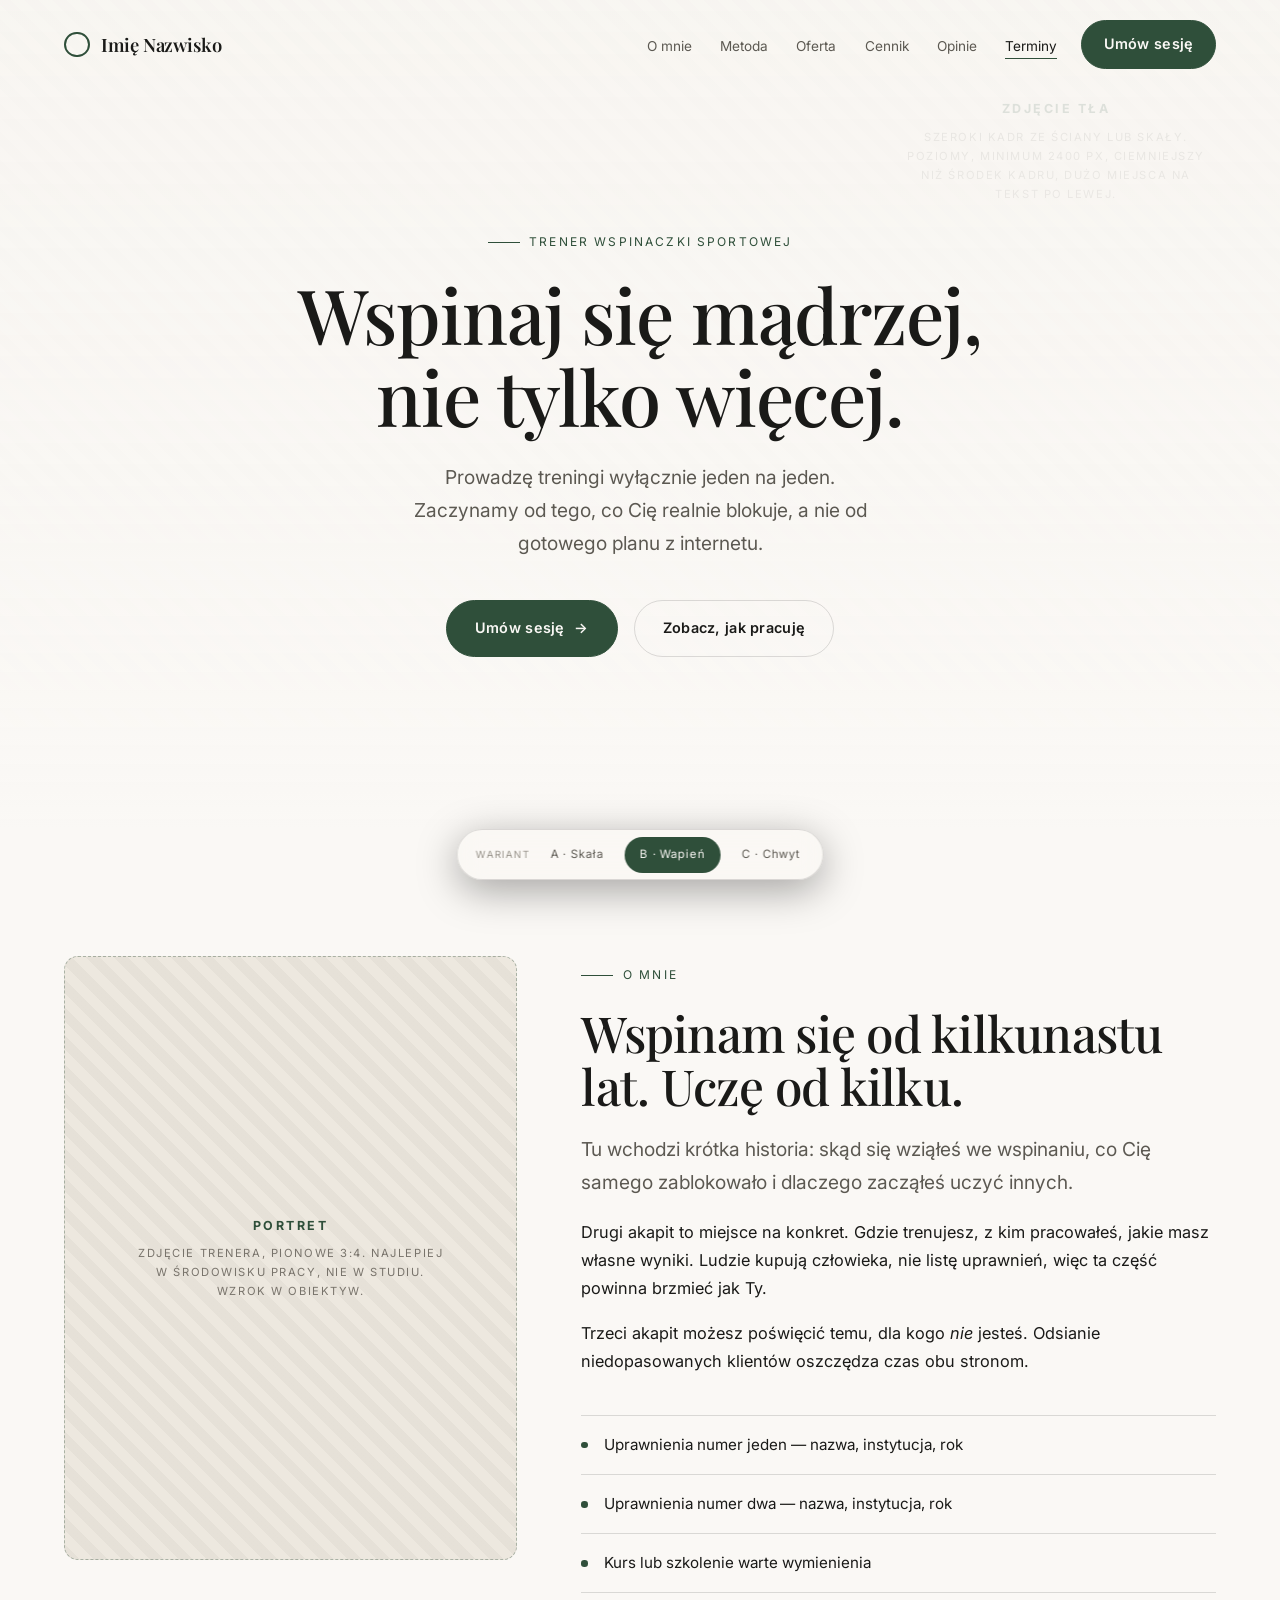
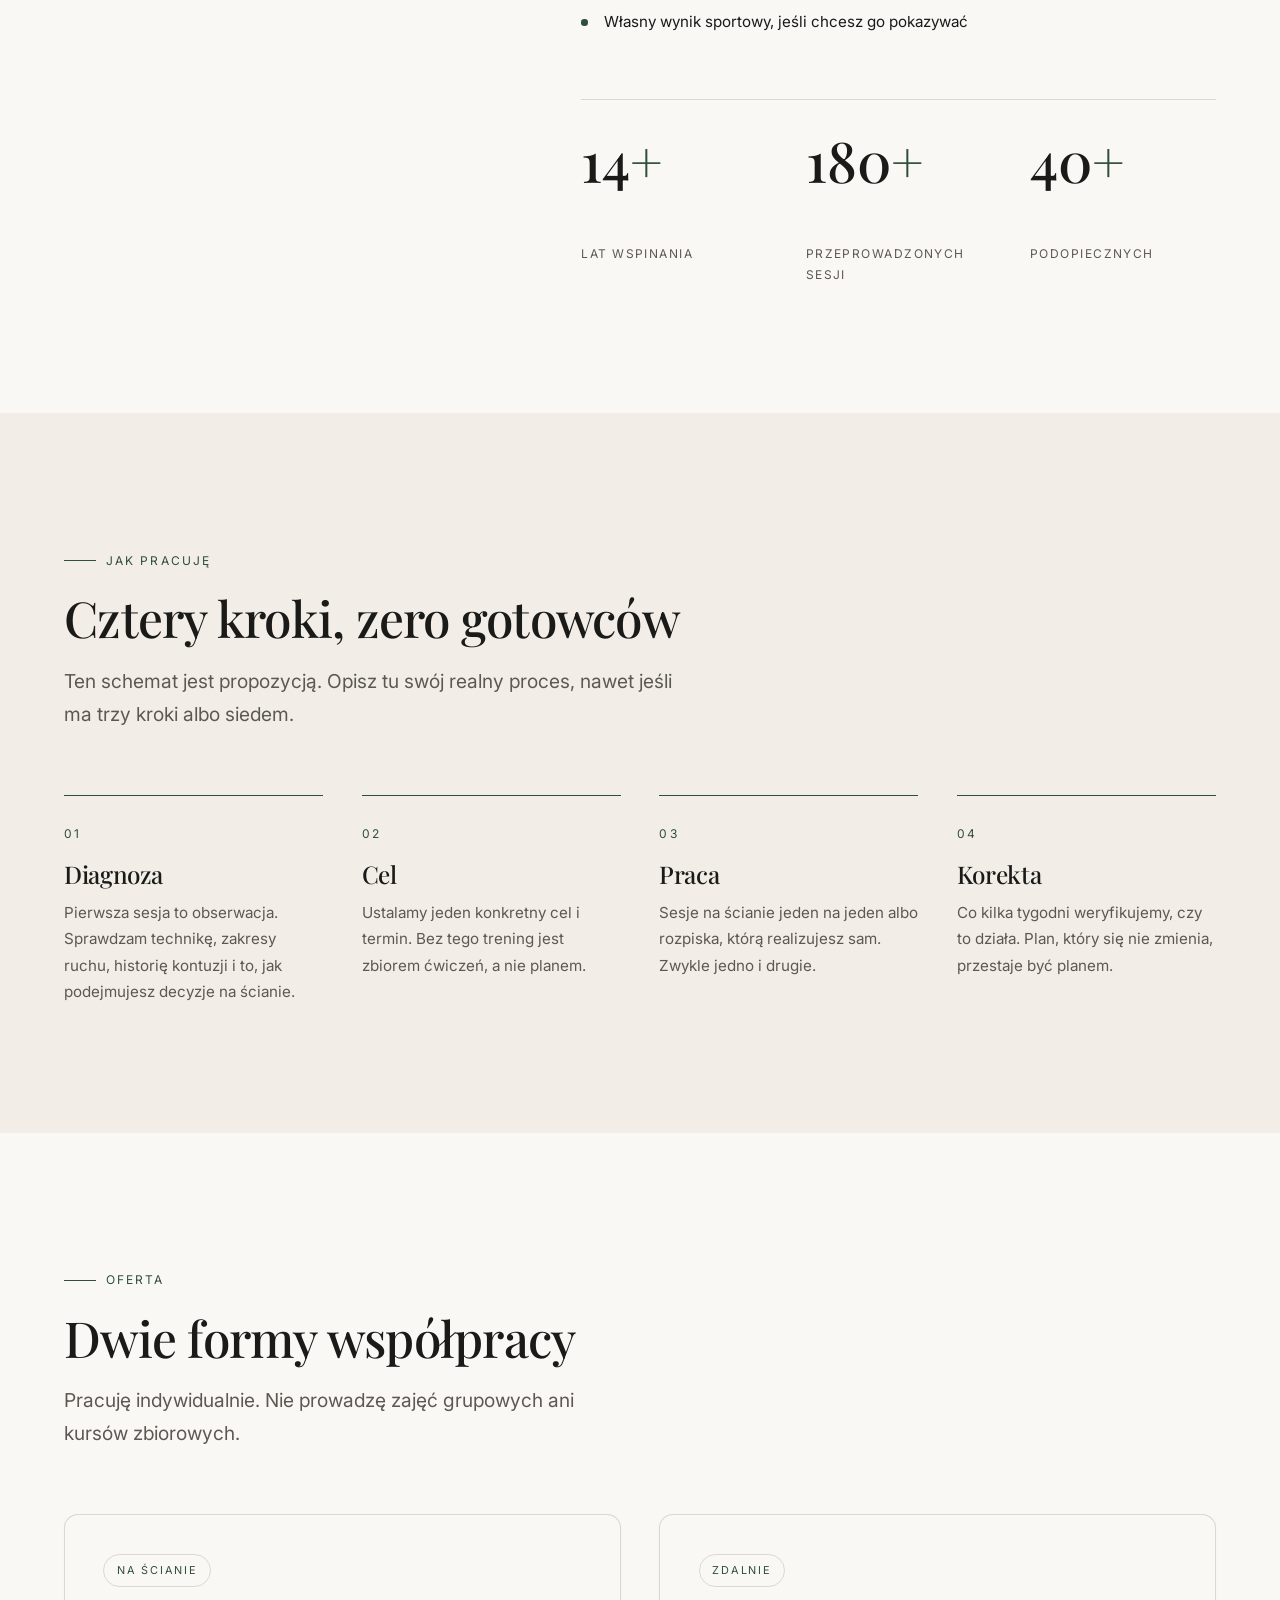
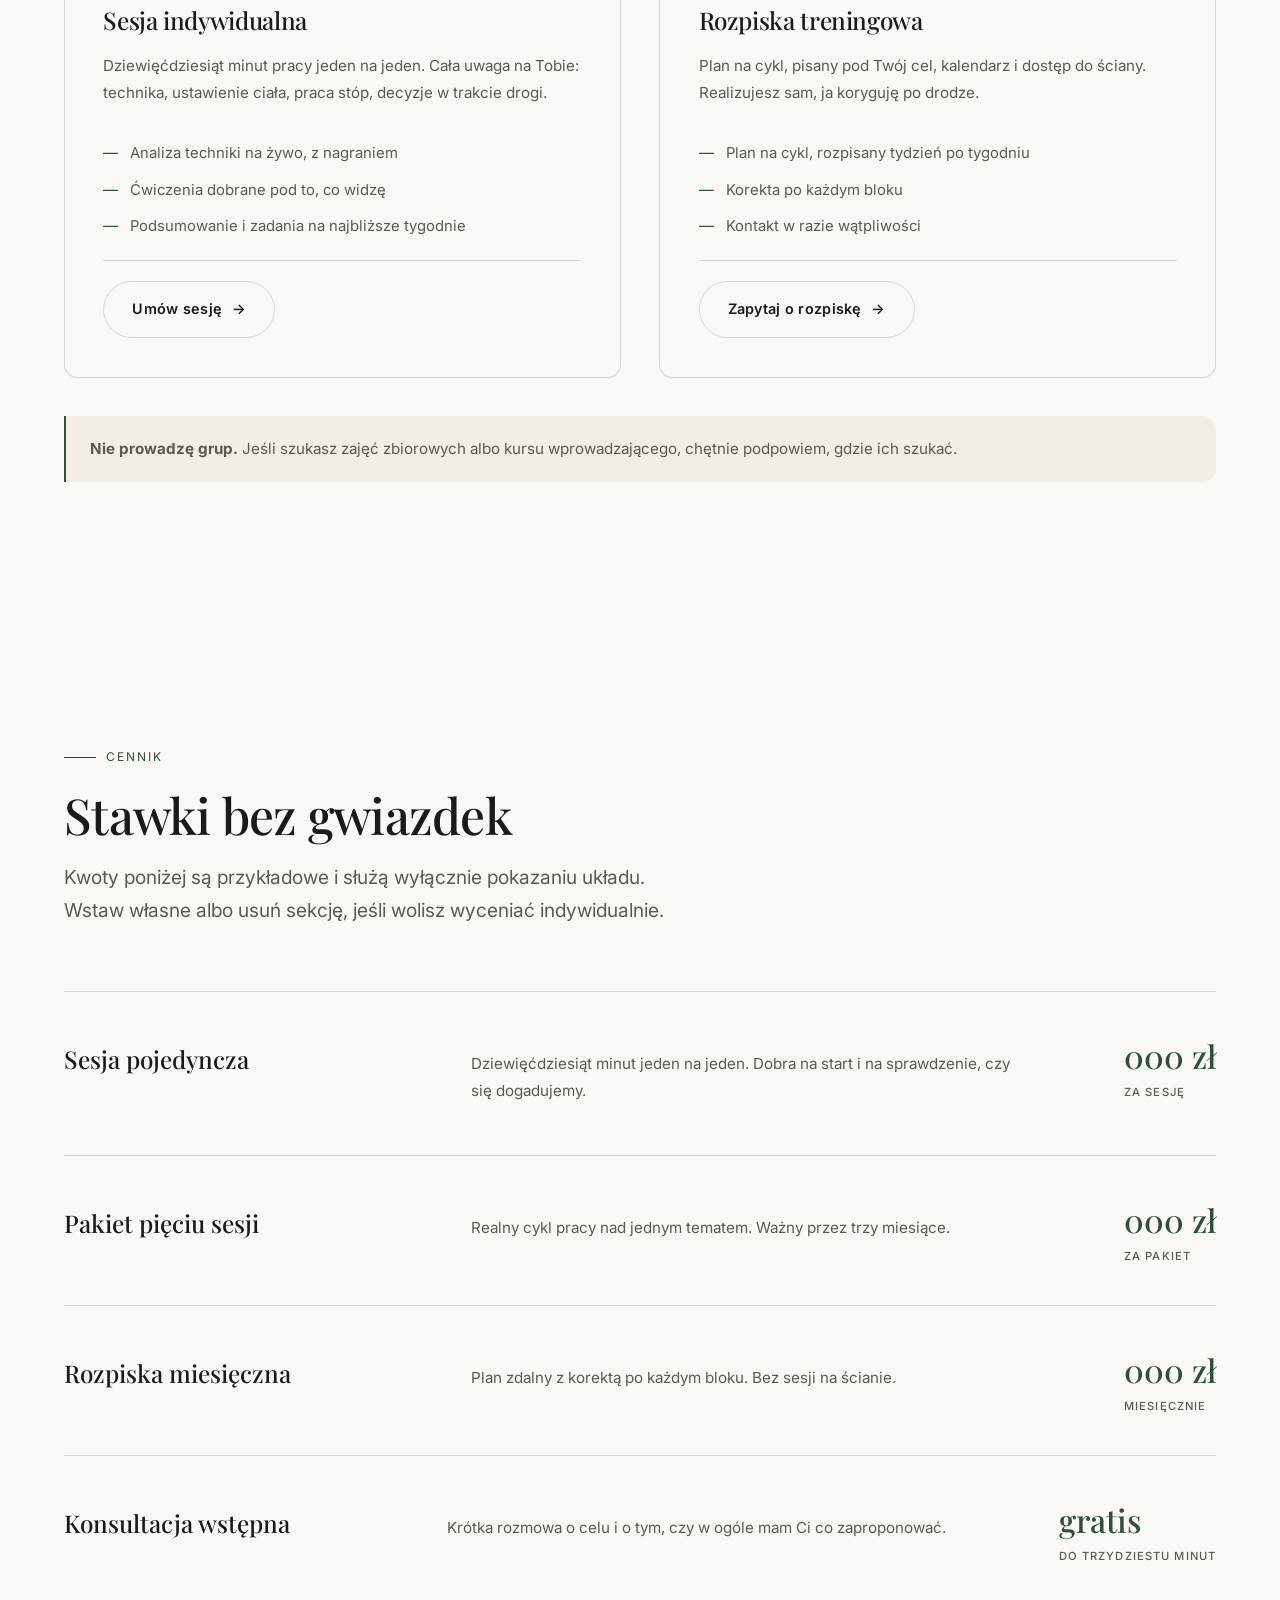
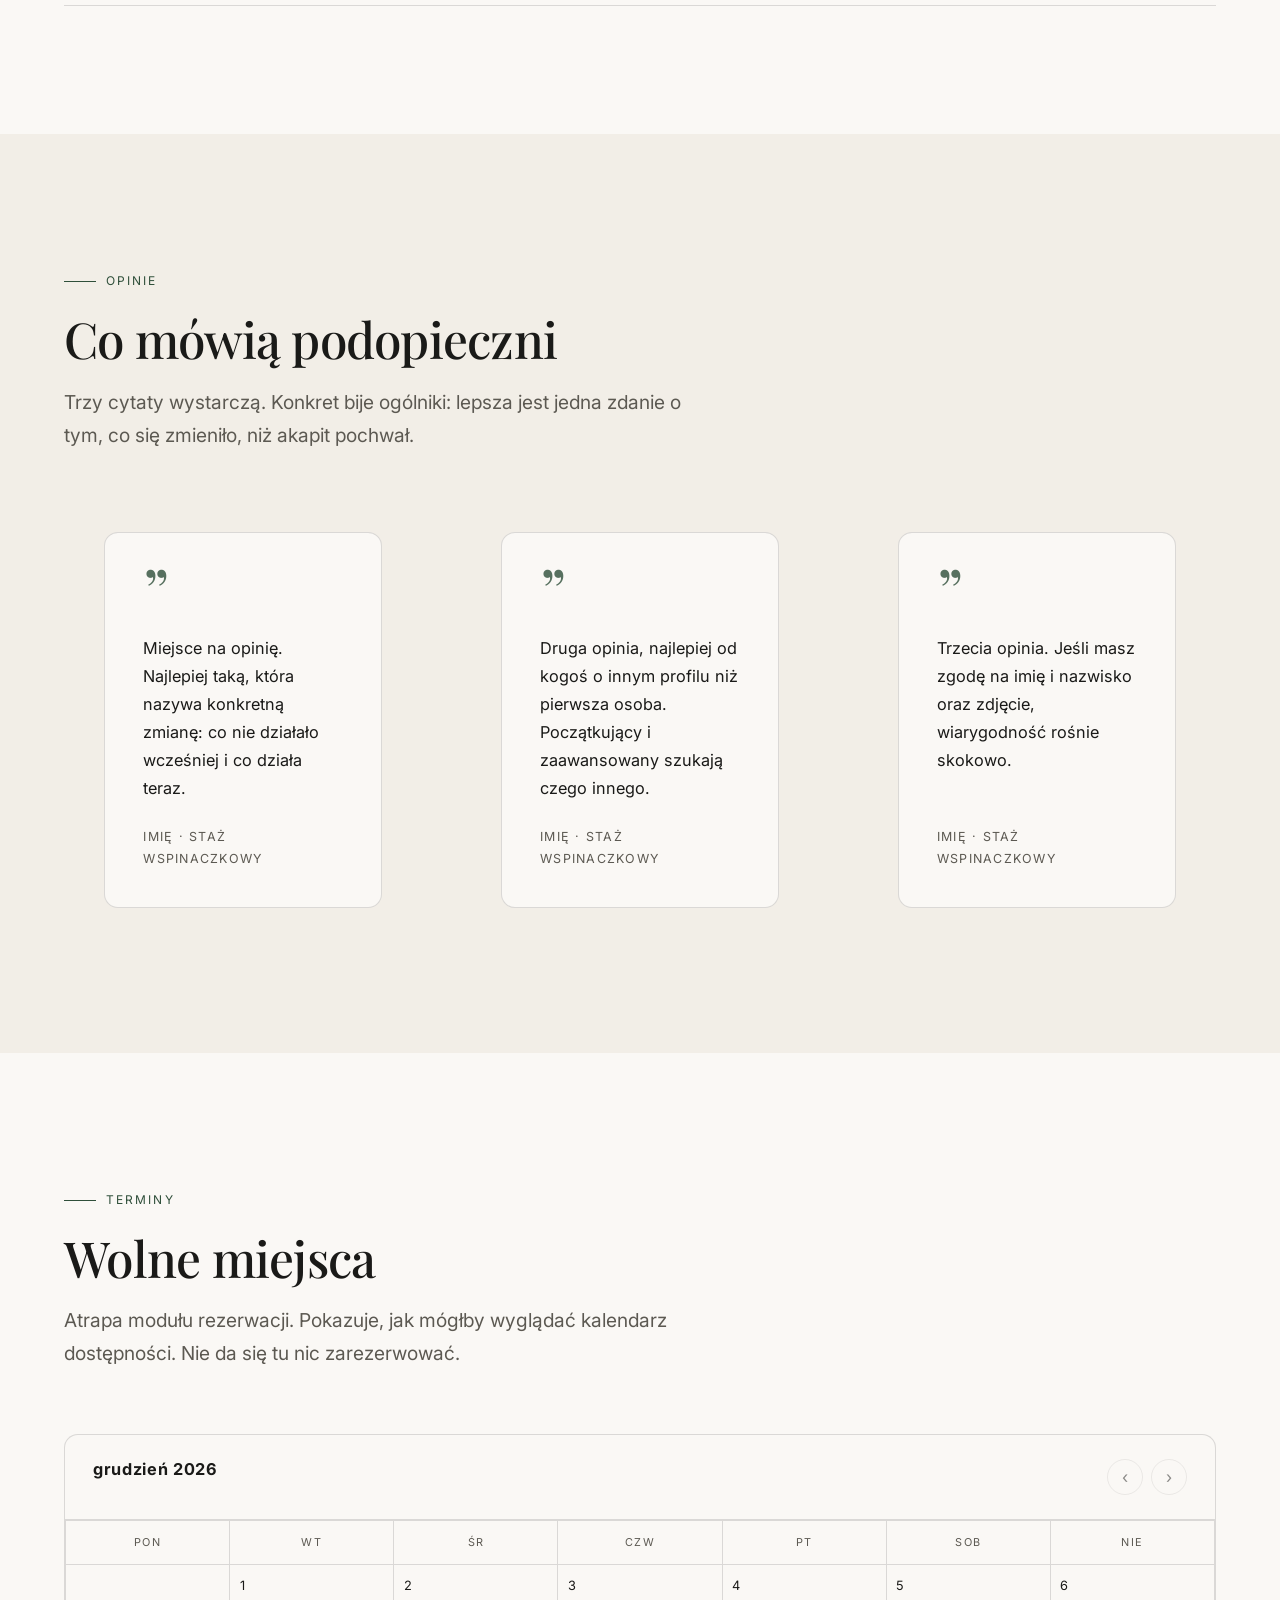
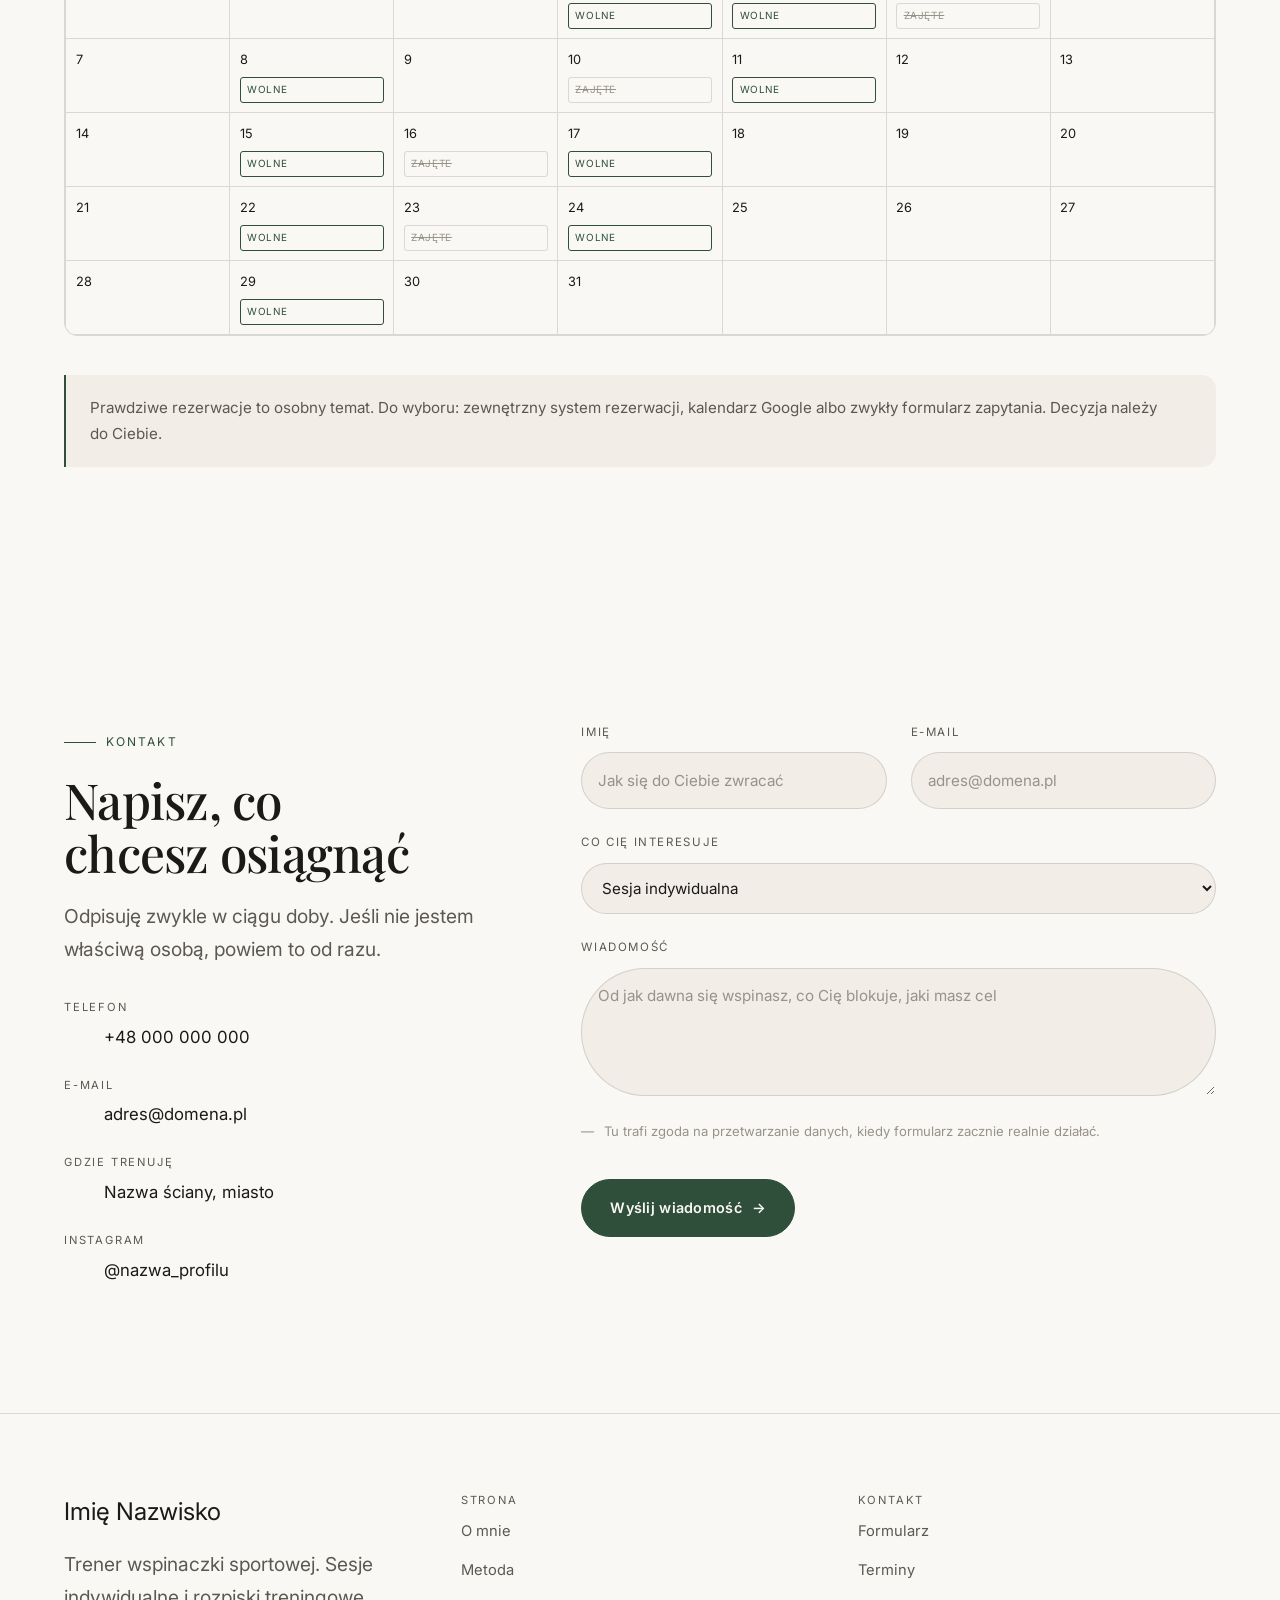
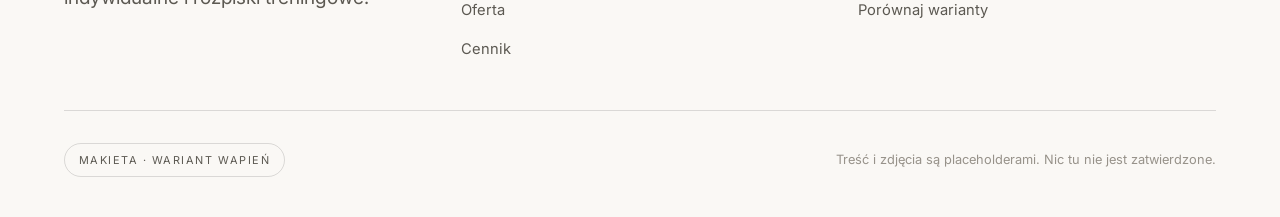
<file: wapien.html>
<!DOCTYPE html>
<html lang="pl">
<head>
<meta charset="utf-8">
<meta name="viewport" content="width=device-width, initial-scale=1">
<title>Imię Nazwisko — trener wspinaczki · wariant Wapień</title>
<meta name="description" content="Makieta strony trenera wspinaczki sportowej. Treść i zdjęcia są placeholderami.">
<meta name="robots" content="noindex">
<link rel="preconnect" href="https://fonts.googleapis.com">
<link rel="preconnect" href="https://fonts.gstatic.com" crossorigin>
<link rel="stylesheet" href="assets/css/base.css">
<link rel="stylesheet" href="assets/css/wapien.css">
</head>
<body class="theme-wapien" id="top">

<a class="skip-link" href="#main">Przejdź do treści</a>

<header class="site-header">
  <div class="container header-inner">
    <a class="brand" href="#top">
      <span class="brand-mark" aria-hidden="true"></span>
      <span class="brand-name">Imię Nazwisko</span>
    </a>

    <nav class="site-nav" id="siteNav" aria-label="Nawigacja główna">
      <ul>
        <li><a href="#o-mnie">O mnie</a></li>
        <li><a href="#metoda">Metoda</a></li>
        <li><a href="#oferta">Oferta</a></li>
        <li><a href="#cennik">Cennik</a></li>
        <li><a href="#opinie">Opinie</a></li>
        <li><a href="#kalendarz">Terminy</a></li>
      </ul>
    </nav>

    <a class="btn btn-primary header-cta" href="#kontakt" data-magnetic>Umów sesję</a>

    <button class="nav-toggle" type="button" aria-expanded="false" aria-controls="siteNav">
      <span></span>
      <span class="visually-hidden">Menu</span>
    </button>
  </div>
</header>

<main id="main">

  <!-- ==================================================== hero ========= -->
  <section class="hero" aria-labelledby="hero-title">
    <div class="hero-media" aria-hidden="true">
      <div class="hero-figure ph" data-parallax="0.12">
        <span class="ph-label">
          <b>Zdjęcie tła</b>
          Szeroki kadr ze ściany lub skały. Poziomy, minimum 2400 px,
          ciemniejszy niż środek kadru, dużo miejsca na tekst po lewej.
        </span>
      </div>
    </div>

    <div class="container hero-inner">
      <p class="eyebrow">Trener wspinaczki sportowej</p>
      <h1 class="hero-title" id="hero-title">
        Wspinaj się mądrzej,<br>nie tylko więcej.
      </h1>
      <p class="hero-lede">
        Prowadzę treningi wyłącznie jeden na jeden. Zaczynamy od tego, co Cię
        realnie blokuje, a nie od gotowego planu z internetu.
      </p>
      <div class="hero-actions">
        <a class="btn btn-primary" href="#kontakt" data-magnetic>Umów sesję <span class="arrow">→</span></a>
        <a class="btn btn-ghost" href="#oferta">Zobacz, jak pracuję</a>
      </div>
    </div>

    <p class="scroll-hint" aria-hidden="true">Przewiń</p>
  </section>

  <div class="marquee" aria-hidden="true">
    <div class="marquee-track">
      <span>Technika</span><span>Siła</span><span>Głowa</span><span>Taktyka</span>
      <span>Mobilność</span><span>Regeneracja</span>
      <span>Technika</span><span>Siła</span><span>Głowa</span><span>Taktyka</span>
      <span>Mobilność</span><span>Regeneracja</span>
    </div>
  </div>

  <!-- ==================================================== o mnie ======= -->
  <section class="section" id="o-mnie" aria-labelledby="o-mnie-title">
    <div class="container">
      <div class="about-grid">
        <div class="reveal">
          <div class="ph ph-3x4">
            <span class="ph-label">
              <b>Portret</b>
              Zdjęcie trenera, pionowe 3:4. Najlepiej w środowisku pracy,
              nie w studiu. Wzrok w obiektyw.
            </span>
          </div>
        </div>

        <div class="reveal" style="--i:1">
          <p class="eyebrow">O mnie</p>
          <h2 class="section-title" id="o-mnie-title">
            Wspinam się od kilkunastu lat. Uczę od kilku.
          </h2>
          <p class="lede">
            Tu wchodzi krótka historia: skąd się wziąłeś we wspinaniu, co Cię
            samego zablokowało i dlaczego zacząłeś uczyć innych.
          </p>
          <p>
            Drugi akapit to miejsce na konkret. Gdzie trenujesz, z kim
            pracowałeś, jakie masz własne wyniki. Ludzie kupują człowieka,
            nie listę uprawnień, więc ta część powinna brzmieć jak Ty.
          </p>
          <p>
            Trzeci akapit możesz poświęcić temu, dla kogo <em>nie</em> jesteś.
            Odsianie niedopasowanych klientów oszczędza czas obu stronom.
          </p>

          <ul class="credentials">
            <li>Uprawnienia numer jeden — nazwa, instytucja, rok</li>
            <li>Uprawnienia numer dwa — nazwa, instytucja, rok</li>
            <li>Kurs lub szkolenie warte wymienienia</li>
            <li>Własny wynik sportowy, jeśli chcesz go pokazywać</li>
          </ul>

          <div class="stats">
            <div class="stat">
              <p class="stat-value"><span data-count="14">14</span><span class="suffix">+</span></p>
              <p class="stat-label">lat wspinania</p>
            </div>
            <div class="stat">
              <p class="stat-value"><span data-count="180">180</span><span class="suffix">+</span></p>
              <p class="stat-label">przeprowadzonych sesji</p>
            </div>
            <div class="stat">
              <p class="stat-value"><span data-count="40">40</span><span class="suffix">+</span></p>
              <p class="stat-label">podopiecznych</p>
            </div>
          </div>
        </div>
      </div>
    </div>
  </section>

  <!-- ==================================================== metoda ======= -->
  <section class="section" id="metoda" aria-labelledby="metoda-title">
    <div class="container">
      <div class="section-head reveal">
        <p class="eyebrow">Jak pracuję</p>
        <h2 class="section-title" id="metoda-title">Cztery kroki, zero gotowców</h2>
        <p class="lede">
          Ten schemat jest propozycją. Opisz tu swój realny proces, nawet jeśli
          ma trzy kroki albo siedem.
        </p>
      </div>

      <div class="steps">
        <article class="step">
          <span class="step-no">01</span>
          <h3>Diagnoza</h3>
          <p>
            Pierwsza sesja to obserwacja. Sprawdzam technikę, zakresy ruchu,
            historię kontuzji i to, jak podejmujesz decyzje na ścianie.
          </p>
        </article>
        <article class="step">
          <span class="step-no">02</span>
          <h3>Cel</h3>
          <p>
            Ustalamy jeden konkretny cel i termin. Bez tego trening jest
            zbiorem ćwiczeń, a nie planem.
          </p>
        </article>
        <article class="step">
          <span class="step-no">03</span>
          <h3>Praca</h3>
          <p>
            Sesje na ścianie jeden na jeden albo rozpiska, którą realizujesz
            sam. Zwykle jedno i drugie.
          </p>
        </article>
        <article class="step">
          <span class="step-no">04</span>
          <h3>Korekta</h3>
          <p>
            Co kilka tygodni weryfikujemy, czy to działa. Plan, który się nie
            zmienia, przestaje być planem.
          </p>
        </article>
      </div>
    </div>
  </section>

  <!-- ==================================================== oferta ======= -->
  <section class="section" id="oferta" aria-labelledby="oferta-title">
    <div class="container">
      <div class="section-head reveal">
        <p class="eyebrow">Oferta</p>
        <h2 class="section-title" id="oferta-title">Dwie formy współpracy</h2>
        <p class="lede">
          Pracuję indywidualnie. Nie prowadzę zajęć grupowych ani kursów
          zbiorowych.
        </p>
      </div>

      <div class="cards">
        <article class="card reveal">
          <span class="card-tag">Na ścianie</span>
          <h3>Sesja indywidualna</h3>
          <p>
            Dziewięćdziesiąt minut pracy jeden na jeden. Cała uwaga na Tobie:
            technika, ustawienie ciała, praca stóp, decyzje w trakcie drogi.
          </p>
          <ul>
            <li>Analiza techniki na żywo, z nagraniem</li>
            <li>Ćwiczenia dobrane pod to, co widzę</li>
            <li>Podsumowanie i zadania na najbliższe tygodnie</li>
          </ul>
          <div class="card-foot">
            <a class="btn btn-ghost" href="#kontakt">Umów sesję <span class="arrow">→</span></a>
          </div>
        </article>

        <article class="card reveal" style="--i:1">
          <span class="card-tag">Zdalnie</span>
          <h3>Rozpiska treningowa</h3>
          <p>
            Plan na cykl, pisany pod Twój cel, kalendarz i dostęp do ściany.
            Realizujesz sam, ja koryguję po drodze.
          </p>
          <ul>
            <li>Plan na cykl, rozpisany tydzień po tygodniu</li>
            <li>Korekta po każdym bloku</li>
            <li>Kontakt w razie wątpliwości</li>
          </ul>
          <div class="card-foot">
            <a class="btn btn-ghost" href="#kontakt">Zapytaj o rozpiskę <span class="arrow">→</span></a>
          </div>
        </article>
      </div>

      <p class="notice">
        <strong>Nie prowadzę grup.</strong> Jeśli szukasz zajęć zbiorowych albo
        kursu wprowadzającego, chętnie podpowiem, gdzie ich szukać.
      </p>
    </div>
  </section>

  <!-- ==================================================== cennik ======= -->
  <section class="section" id="cennik" aria-labelledby="cennik-title">
    <div class="container">
      <div class="section-head reveal">
        <p class="eyebrow">Cennik</p>
        <h2 class="section-title" id="cennik-title">Stawki bez gwiazdek</h2>
        <p class="lede">
          Kwoty poniżej są przykładowe i służą wyłącznie pokazaniu układu.
          Wstaw własne albo usuń sekcję, jeśli wolisz wyceniać indywidualnie.
        </p>
      </div>

      <div class="price-list reveal">
        <div class="price-row">
          <p class="price-name">Sesja pojedyncza</p>
          <p class="price-desc">Dziewięćdziesiąt minut jeden na jeden. Dobra na start i na sprawdzenie, czy się dogadujemy.</p>
          <p class="price-value">000 zł <small>za sesję</small></p>
        </div>
        <div class="price-row">
          <p class="price-name">Pakiet pięciu sesji</p>
          <p class="price-desc">Realny cykl pracy nad jednym tematem. Ważny przez trzy miesiące.</p>
          <p class="price-value">000 zł <small>za pakiet</small></p>
        </div>
        <div class="price-row">
          <p class="price-name">Rozpiska miesięczna</p>
          <p class="price-desc">Plan zdalny z korektą po każdym bloku. Bez sesji na ścianie.</p>
          <p class="price-value">000 zł <small>miesięcznie</small></p>
        </div>
        <div class="price-row">
          <p class="price-name">Konsultacja wstępna</p>
          <p class="price-desc">Krótka rozmowa o celu i o tym, czy w ogóle mam Ci co zaproponować.</p>
          <p class="price-value">gratis <small>do trzydziestu minut</small></p>
        </div>
      </div>
    </div>
  </section>

  <!-- ==================================================== opinie ======= -->
  <section class="section" id="opinie" aria-labelledby="opinie-title">
    <div class="container">
      <div class="section-head reveal">
        <p class="eyebrow">Opinie</p>
        <h2 class="section-title" id="opinie-title">Co mówią podopieczni</h2>
        <p class="lede">
          Trzy cytaty wystarczą. Konkret bije ogólniki: lepsza jest jedna
          zdanie o tym, co się zmieniło, niż akapit pochwał.
        </p>
      </div>

      <div class="quotes">
        <figure class="quote reveal">
          <blockquote>
            Miejsce na opinię. Najlepiej taką, która nazywa konkretną zmianę:
            co nie działało wcześniej i co działa teraz.
          </blockquote>
          <figcaption class="quote-who">Imię · staż wspinaczkowy</figcaption>
        </figure>
        <figure class="quote reveal" style="--i:1">
          <blockquote>
            Druga opinia, najlepiej od kogoś o innym profilu niż pierwsza
            osoba. Początkujący i zaawansowany szukają czego innego.
          </blockquote>
          <figcaption class="quote-who">Imię · staż wspinaczkowy</figcaption>
        </figure>
        <figure class="quote reveal" style="--i:2">
          <blockquote>
            Trzecia opinia. Jeśli masz zgodę na imię i nazwisko oraz zdjęcie,
            wiarygodność rośnie skokowo.
          </blockquote>
          <figcaption class="quote-who">Imię · staż wspinaczkowy</figcaption>
        </figure>
      </div>
    </div>
  </section>

  <!-- ==================================================== kalendarz ==== -->
  <section class="section" id="kalendarz" aria-labelledby="kalendarz-title">
    <div class="container">
      <div class="section-head reveal">
        <p class="eyebrow">Terminy</p>
        <h2 class="section-title" id="kalendarz-title">Wolne miejsca</h2>
        <p class="lede">
          Atrapa modułu rezerwacji. Pokazuje, jak mógłby wyglądać kalendarz
          dostępności. Nie da się tu nic zarezerwować.
        </p>
      </div>

      <div class="calendar reveal">
        <div class="cal-head">
          <p class="cal-month">Miesiąc</p>
          <div class="cal-nav">
            <button type="button" disabled aria-label="Poprzedni miesiąc">‹</button>
            <button type="button" disabled aria-label="Następny miesiąc">›</button>
          </div>
        </div>
        <div class="cal-grid" role="presentation"></div>
      </div>

      <p class="notice">
        Prawdziwe rezerwacje to osobny temat. Do wyboru: zewnętrzny system
        rezerwacji, kalendarz Google albo zwykły formularz zapytania.
        Decyzja należy do Ciebie.
      </p>
    </div>
  </section>

  <!-- ==================================================== kontakt ====== -->
  <section class="section" id="kontakt" aria-labelledby="kontakt-title">
    <div class="container">
      <div class="contact-grid">
        <div class="reveal">
          <p class="eyebrow">Kontakt</p>
          <h2 class="section-title" id="kontakt-title">Napisz, co chcesz osiągnąć</h2>
          <p class="lede">
            Odpisuję zwykle w ciągu doby. Jeśli nie jestem właściwą osobą,
            powiem to od razu.
          </p>

          <dl class="contact-list">
            <div>
              <dt class="contact-key">Telefon</dt>
              <dd class="contact-val">+48 000 000 000</dd>
            </div>
            <div>
              <dt class="contact-key">E-mail</dt>
              <dd class="contact-val">adres@domena.pl</dd>
            </div>
            <div>
              <dt class="contact-key">Gdzie trenuję</dt>
              <dd class="contact-val">Nazwa ściany, miasto</dd>
            </div>
            <div>
              <dt class="contact-key">Instagram</dt>
              <dd class="contact-val">@nazwa_profilu</dd>
            </div>
          </dl>
        </div>

        <form class="form reveal" style="--i:1" novalidate>
          <div class="form-row">
            <p class="field">
              <label for="f-name">Imię</label>
              <input id="f-name" name="name" type="text" placeholder="Jak się do Ciebie zwracać">
            </p>
            <p class="field">
              <label for="f-mail">E-mail</label>
              <input id="f-mail" name="email" type="email" placeholder="adres@domena.pl">
            </p>
          </div>

          <p class="field">
            <label for="f-goal">Co Cię interesuje</label>
            <select id="f-goal" name="goal">
              <option>Sesja indywidualna</option>
              <option>Rozpiska treningowa</option>
              <option>Jedno i drugie</option>
              <option>Jeszcze nie wiem</option>
            </select>
          </p>

          <p class="field">
            <label for="f-msg">Wiadomość</label>
            <textarea id="f-msg" name="message" placeholder="Od jak dawna się wspinasz, co Cię blokuje, jaki masz cel"></textarea>
          </p>

          <p class="form-note">
            <span aria-hidden="true">—</span>
            Tu trafi zgoda na przetwarzanie danych, kiedy formularz zacznie
            realnie działać.
          </p>

          <div>
            <button class="btn btn-primary" type="submit" data-magnetic>
              Wyślij wiadomość <span class="arrow">→</span>
            </button>
          </div>

          <p class="form-status" role="status" tabindex="-1" hidden></p>
        </form>
      </div>
    </div>
  </section>

</main>

<footer class="site-footer">
  <div class="container">
    <div class="footer-top">
      <div>
        <p class="footer-title">Imię Nazwisko</p>
        <p class="lede">Trener wspinaczki sportowej. Sesje indywidualne i rozpiski treningowe.</p>
      </div>
      <div>
        <p class="contact-key">Strona</p>
        <ul class="footer-links">
          <li><a href="#o-mnie">O mnie</a></li>
          <li><a href="#metoda">Metoda</a></li>
          <li><a href="#oferta">Oferta</a></li>
          <li><a href="#cennik">Cennik</a></li>
        </ul>
      </div>
      <div>
        <p class="contact-key">Kontakt</p>
        <ul class="footer-links">
          <li><a href="#kontakt">Formularz</a></li>
          <li><a href="#kalendarz">Terminy</a></li>
          <li><a href="index.html">Porównaj warianty</a></li>
        </ul>
      </div>
    </div>

    <div class="footer-bottom">
      <span class="mockup-badge">Makieta · wariant Wapień</span>
      <span>Treść i zdjęcia są placeholderami. Nic tu nie jest zatwierdzone.</span>
    </div>
  </div>
</footer>

<nav class="switcher" aria-label="Wybór wariantu">
  <span class="switcher-label">Wariant</span>
  <a href="skala.html">A · Skała</a>
  <a href="wapien.html">B · Wapień</a>
  <a href="chwyt.html">C · Chwyt</a>
</nav>

<script src="assets/js/site.js" defer></script>
</body>
</html>
</file>
<file: assets/css/base.css>
/* ==========================================================================
   base.css — structure shared by every visual variant.
   Colours, type and mood live in the per-variant stylesheet. This file only
   defines layout, components and motion, all driven by custom properties.
   ========================================================================== */

*,
*::before,
*::after { box-sizing: border-box; }

html {
  scroll-behavior: smooth;
  -webkit-text-size-adjust: 100%;
}

body {
  margin: 0;
  background: var(--bg);
  color: var(--text);
  font-family: var(--font-body);
  font-size: var(--fs-body);
  line-height: 1.65;
  overflow-x: hidden;
}

img { max-width: 100%; display: block; }
a { color: inherit; }
button { font: inherit; color: inherit; }

h1, h2, h3, h4 {
  font-family: var(--font-head);
  font-weight: var(--fw-head);
  line-height: 1.08;
  letter-spacing: var(--ls-head);
  margin: 0;
  text-wrap: balance;
}

p { margin: 0 0 1em; text-wrap: pretty; }
p:last-child { margin-bottom: 0; }

::selection { background: var(--accent); color: var(--accent-ink); }

:focus-visible {
  outline: 2px solid var(--accent);
  outline-offset: 3px;
  border-radius: 2px;
}

.visually-hidden {
  position: absolute;
  width: 1px; height: 1px;
  padding: 0; margin: -1px;
  overflow: hidden; clip: rect(0 0 0 0);
  white-space: nowrap; border: 0;
}

.skip-link {
  position: absolute;
  left: 1rem; top: -100px;
  z-index: 200;
  padding: .75rem 1.25rem;
  background: var(--accent);
  color: var(--accent-ink);
  text-decoration: none;
  font-weight: 600;
  transition: top .2s ease;
}
.skip-link:focus { top: 1rem; }

/* --------------------------------------------------------------- layout -- */

.container {
  width: min(100% - 2.5rem, var(--maxw));
  margin-inline: auto;
}

.section { padding-block: var(--section-pad); position: relative; }

.section-head { max-width: 46rem; margin-bottom: clamp(2.5rem, 5vw, 4.5rem); }

.eyebrow {
  display: inline-flex;
  align-items: center;
  gap: .6rem;
  font-family: var(--font-ui);
  font-size: .75rem;
  letter-spacing: .18em;
  text-transform: uppercase;
  color: var(--accent);
  margin-bottom: 1.25rem;
}
.eyebrow::before {
  content: "";
  width: 2rem; height: 1px;
  background: currentColor;
}

.section-title { font-size: var(--fs-h2); margin-bottom: 1.25rem; }
.lede { font-size: var(--fs-lede); color: var(--text-dim); max-width: 40rem; }

.grid { display: grid; gap: var(--gap); }
.rule { height: 1px; background: var(--line); border: 0; margin: 0; }

/* -------------------------------------------------------------- buttons -- */

.btn {
  --btn-bg: transparent;
  --btn-fg: var(--text);
  --btn-line: var(--line);
  display: inline-flex;
  align-items: center;
  justify-content: center;
  gap: .6rem;
  padding: .95rem 1.75rem;
  border: 1px solid var(--btn-line);
  border-radius: var(--radius-btn);
  background: var(--btn-bg);
  color: var(--btn-fg);
  font-family: var(--font-ui);
  font-size: .9rem;
  font-weight: 600;
  letter-spacing: .02em;
  text-decoration: none;
  cursor: pointer;
  position: relative;
  overflow: hidden;
  transition: transform .25s cubic-bezier(.2, .8, .2, 1),
              background-color .25s ease,
              color .25s ease,
              border-color .25s ease;
}
.btn:hover { transform: translateY(-2px); }
.btn:active { transform: translateY(0); }

.btn-primary {
  --btn-bg: var(--accent);
  --btn-fg: var(--accent-ink);
  --btn-line: var(--accent);
}
.btn-ghost:hover { --btn-line: var(--accent); --btn-fg: var(--accent); }

.btn .arrow { transition: transform .25s cubic-bezier(.2, .8, .2, 1); }
.btn:hover .arrow { transform: translateX(4px); }

/* --------------------------------------------------------------- header -- */

.site-header {
  position: fixed;
  inset: 0 0 auto 0;
  z-index: 100;
  transition: background-color .35s ease, backdrop-filter .35s ease,
              border-color .35s ease, padding .35s ease;
  border-bottom: 1px solid transparent;
  padding-block: 1.25rem;
}
.site-header.is-stuck {
  background: var(--header-bg);
  backdrop-filter: blur(14px);
  -webkit-backdrop-filter: blur(14px);
  border-bottom-color: var(--line);
  padding-block: .7rem;
}

/* KLUCZOWE: element z backdrop-filter staje się blokiem zawierającym dla
   potomków position: fixed. Menu mobilne jest dzieckiem paska, więc przy
   przewiniętej stronie przyklejało się do paska (66 px wysokości) zamiast do
   okna, linki lądowały na treści i nic nie dawało się zamknąć. Na czas
   otwartego menu rozmycie znika i pasek przestaje być blokiem zawierającym. */
.site-header.nav-open,
.site-header.nav-open.is-stuck {
  background: transparent;
  backdrop-filter: none;
  -webkit-backdrop-filter: none;
  border-bottom-color: transparent;
}

.header-inner {
  display: flex;
  align-items: center;
  gap: 1.5rem;
}

/* Logo i przycisk menu muszą zostać nad pełnoekranową warstwą menu,
   inaczej warstwa przykrywa krzyżyk i zamknięcie przestaje działać. */
.brand,
.nav-toggle { position: relative; z-index: 2; }

.brand {
  display: inline-flex;
  align-items: center;
  gap: .7rem;
  text-decoration: none;
  font-family: var(--font-ui);
  font-weight: 700;
  letter-spacing: .04em;
  margin-right: auto;
  white-space: nowrap;
}
.brand-mark {
  width: 1.6rem; height: 1.6rem;
  border: 2px solid var(--accent);
  border-radius: 50% 50% 50% 0;
  transform: rotate(-45deg);
  flex: none;
}

.site-nav ul {
  display: flex;
  align-items: center;
  gap: clamp(1rem, 2.2vw, 2.25rem);
  list-style: none;
  margin: 0; padding: 0;
}
.site-nav a {
  font-family: var(--font-ui);
  font-size: .85rem;
  text-decoration: none;
  color: var(--text-dim);
  padding-block: .35rem;
  position: relative;
  transition: color .2s ease;
}
.site-nav a::after {
  content: "";
  position: absolute;
  left: 0; bottom: 0;
  width: 100%; height: 1px;
  background: var(--accent);
  transform: scaleX(0);
  transform-origin: right;
  transition: transform .3s cubic-bezier(.2, .8, .2, 1);
}
.site-nav a:hover,
.site-nav a.is-active { color: var(--text); }
.site-nav a:hover::after,
.site-nav a.is-active::after { transform: scaleX(1); transform-origin: left; }

.header-cta { padding: .7rem 1.35rem; }

.nav-toggle {
  display: none;
  width: 2.75rem; height: 2.75rem;
  align-items: center; justify-content: center;
  background: none;
  border: 1px solid var(--line);
  border-radius: var(--radius-btn);
  cursor: pointer;
}
.nav-toggle span {
  display: block;
  width: 1.1rem; height: 1px;
  background: currentColor;
  position: relative;
  transition: background-color .2s ease;
}
.nav-toggle span::before,
.nav-toggle span::after {
  content: "";
  position: absolute;
  left: 0;
  width: 100%; height: 1px;
  background: currentColor;
  transition: transform .3s cubic-bezier(.2, .8, .2, 1);
}
.nav-toggle span::before { top: -6px; }
.nav-toggle span::after { top: 6px; }
.nav-toggle[aria-expanded="true"] span { background: transparent; }
.nav-toggle[aria-expanded="true"] span::before { transform: translateY(6px) rotate(45deg); }
.nav-toggle[aria-expanded="true"] span::after { transform: translateY(-6px) rotate(-45deg); }

/* ----------------------------------------------------------------- hero -- */

.hero {
  position: relative;
  min-height: var(--hero-h);
  display: flex;
  align-items: flex-end;
  padding-block: clamp(8rem, 18vh, 12rem) var(--section-pad);
  overflow: hidden;
}
/* Bez własnej szerokości — .hero-inner jest kontenerem i ma zachować
   jego marginesy boczne. */
.hero-inner { position: relative; z-index: 2; }
.hero-title { font-size: var(--fs-h1); margin-bottom: 1.5rem; }
.hero-lede { font-size: var(--fs-lede); color: var(--text-dim); max-width: 34rem; margin-bottom: 2.5rem; }
.hero-actions { display: flex; flex-wrap: wrap; gap: 1rem; }
/* Zdjęcie hero jest TŁEM: leży pod treścią w każdym wariancie. Warianty
   różnią się nakładką i ustawieniem tekstu, nie położeniem zdjęcia. */
.hero-media { position: absolute; inset: 0; z-index: 0; }

/* Podwójny selektor celowo: .ph niżej w tym pliku ustawia position: relative
   i przy równej wadze wygrywałoby, spłaszczając warstwę do wysokości etykiety.
   Zapas pod spodem jest na parallax, który przesuwa warstwę w dół. */
.hero-media .hero-figure {
  position: absolute;
  inset: -6% 0 -20% 0;
  border: 0;
  border-radius: 0;
  /* Opis potrzebnego zdjęcia ląduje w prawym górnym rogu: pod paskiem
     nawigacji i z dala od nagłówka. */
  align-content: start;
  justify-items: end;
  padding: 8rem clamp(1.25rem, 4vw, 3rem) 0 0;
}

/* Nakładka rozdzielająca tekst od zdjęcia. Tło ustawia każdy wariant sam. */
.hero-media::after {
  content: "";
  position: absolute;
  inset: 0;
  z-index: 1;
}

.scroll-hint {
  position: absolute;
  right: max(1.25rem, (100% - var(--maxw)) / 2);
  bottom: 2rem;
  z-index: 2;
  display: inline-flex;
  align-items: center;
  gap: .75rem;
  font-family: var(--font-ui);
  font-size: .7rem;
  letter-spacing: .2em;
  text-transform: uppercase;
  color: var(--text-dim);
}
.scroll-hint::after {
  content: "";
  width: 1px; height: 3rem;
  background: linear-gradient(var(--accent), transparent);
  animation: hint 2.2s ease-in-out infinite;
  transform-origin: top;
}
@keyframes hint {
  0%, 100% { transform: scaleY(.3); opacity: .4; }
  50%      { transform: scaleY(1);  opacity: 1; }
}

/* ---------------------------------------------------- photo placeholders -- */

.ph {
  position: relative;
  display: grid;
  place-items: center;
  background:
    repeating-linear-gradient(45deg,
      var(--ph-stripe) 0 10px,
      transparent 10px 20px),
    var(--ph-bg);
  border: 1px dashed var(--ph-line);
  border-radius: var(--radius-media);
  overflow: hidden;
  isolation: isolate;
}
.ph-label {
  font-family: var(--font-ui);
  font-size: .7rem;
  letter-spacing: .14em;
  text-transform: uppercase;
  color: var(--ph-text);
  text-align: center;
  padding: 1.25rem;
  max-width: 22rem;
  line-height: 1.7;
}
.ph-label b {
  display: block;
  font-size: .78rem;
  letter-spacing: .2em;
  color: var(--accent);
  margin-bottom: .5rem;
}
.ph-3x4 { aspect-ratio: 3 / 4; }
.ph-4x3 { aspect-ratio: 4 / 3; }
.ph-16x9 { aspect-ratio: 16 / 9; }

/* ---------------------------------------------------------------- stats -- */

.stats {
  display: grid;
  grid-template-columns: repeat(auto-fit, minmax(9rem, 1fr));
  gap: var(--gap);
  border-top: 1px solid var(--line);
  padding-top: 2rem;
  margin-top: 3rem;
}
.stat-value {
  font-family: var(--font-head);
  font-size: clamp(2.25rem, 4.5vw, 3.5rem);
  font-weight: var(--fw-head);
  line-height: 1;
  color: var(--text);
}
.stat-value .suffix { color: var(--accent); }
.stat-label {
  font-family: var(--font-ui);
  font-size: .75rem;
  letter-spacing: .12em;
  text-transform: uppercase;
  color: var(--text-dim);
  margin-top: .6rem;
}

/* ---------------------------------------------------------------- about -- */

.about-grid {
  display: grid;
  grid-template-columns: minmax(0, 5fr) minmax(0, 7fr);
  gap: clamp(2rem, 5vw, 5rem);
  align-items: start;
}
.credentials { list-style: none; margin: 2.5rem 0 0; padding: 0; }
.credentials li {
  display: flex;
  gap: 1rem;
  padding: 1rem 0;
  border-top: 1px solid var(--line);
  font-size: .95rem;
}
.credentials li::before {
  content: "";
  flex: none;
  width: .4rem; height: .4rem;
  margin-top: .65rem;
  background: var(--accent);
  transform: rotate(45deg);
}

/* ---------------------------------------------------------------- steps -- */

.steps { display: grid; grid-template-columns: repeat(auto-fit, minmax(15rem, 1fr)); gap: var(--gap); }
.step { padding-top: 1.75rem; border-top: 1px solid var(--line); position: relative; }
.step::before {
  content: "";
  position: absolute;
  top: -1px; left: 0;
  width: 0; height: 1px;
  background: var(--accent);
  transition: width .8s cubic-bezier(.2, .8, .2, 1);
}
.step.is-visible::before { width: 100%; }
.step-no {
  font-family: var(--font-ui);
  font-size: .75rem;
  letter-spacing: .2em;
  color: var(--accent);
  display: block;
  margin-bottom: 1rem;
}
.step h3 { font-size: var(--fs-h3); margin-bottom: .85rem; }
.step p { color: var(--text-dim); font-size: .95rem; }

/* ---------------------------------------------------------------- cards -- */

.cards { display: grid; grid-template-columns: repeat(auto-fit, minmax(19rem, 1fr)); gap: var(--gap); }

.card {
  background: var(--surface);
  border: 1px solid var(--line);
  border-radius: var(--radius-card);
  padding: clamp(1.75rem, 3vw, 2.75rem);
  display: flex;
  flex-direction: column;
  gap: 1.25rem;
  transition: transform .35s cubic-bezier(.2, .8, .2, 1),
              border-color .35s ease, background-color .35s ease;
}
.card:hover { transform: translateY(-6px); border-color: var(--accent); }
.card h3 { font-size: var(--fs-h3); }
.card p { color: var(--text-dim); font-size: .95rem; }
.card-tag {
  align-self: flex-start;
  font-family: var(--font-ui);
  font-size: .68rem;
  letter-spacing: .16em;
  text-transform: uppercase;
  padding: .4rem .8rem;
  border: 1px solid var(--line);
  border-radius: 999px;
  color: var(--accent);
}
.card ul { list-style: none; margin: 0; padding: 0; display: grid; gap: .7rem; }
.card ul li { display: flex; gap: .75rem; font-size: .93rem; color: var(--text-dim); }
.card ul li::before { content: "—"; color: var(--accent); flex: none; }
.card-foot { margin-top: auto; padding-top: 1.25rem; border-top: 1px solid var(--line); }

.notice {
  margin-top: var(--gap);
  padding: 1.25rem 1.5rem;
  border-left: 2px solid var(--accent);
  background: var(--surface);
  color: var(--text-dim);
  font-size: .95rem;
}

/* -------------------------------------------------------------- pricing -- */

.price-list { display: grid; gap: 0; border-top: 1px solid var(--line); }
.price-row {
  display: grid;
  grid-template-columns: minmax(0, 3fr) minmax(0, 5fr) auto;
  gap: clamp(1rem, 3vw, 3rem);
  align-items: baseline;
  padding: clamp(1.5rem, 3vw, 2.25rem) 0;
  border-bottom: 1px solid var(--line);
  transition: padding-inline .4s cubic-bezier(.2, .8, .2, 1), background-color .4s ease;
}
.price-row:hover { background: var(--surface); padding-inline: 1.25rem; }
.price-name { font-family: var(--font-head); font-size: var(--fs-h3); font-weight: var(--fw-head); }
.price-desc { color: var(--text-dim); font-size: .95rem; }
.price-value {
  font-family: var(--font-head);
  font-size: clamp(1.5rem, 2.6vw, 2rem);
  font-weight: var(--fw-head);
  white-space: nowrap;
  color: var(--accent);
}
.price-value small { font-family: var(--font-ui); font-size: .7rem; color: var(--text-dim); display: block; letter-spacing: .1em; text-transform: uppercase; }

/* --------------------------------------------------------------- quotes -- */

.quotes { display: grid; grid-template-columns: repeat(auto-fit, minmax(17rem, 1fr)); gap: var(--gap); }

/* Kropki pod karuzelą — widoczne tylko tam, gdzie karuzela istnieje. */
.quotes-dots { display: none; }
.quote {
  padding: clamp(1.75rem, 3vw, 2.5rem);
  border: 1px solid var(--line);
  border-radius: var(--radius-card);
  background: var(--surface);
  display: flex;
  flex-direction: column;
  gap: 1.5rem;
}
.quote blockquote { margin: 0; font-size: 1.02rem; }
.quote::before {
  content: "”";
  font-family: var(--font-head);
  font-size: 3.5rem;
  line-height: .6;
  color: var(--accent);
}
.quote-who { margin-top: auto; font-family: var(--font-ui); font-size: .78rem; letter-spacing: .1em; text-transform: uppercase; color: var(--text-dim); }

/* ------------------------------------------------------------- calendar -- */

.calendar {
  border: 1px solid var(--line);
  border-radius: var(--radius-card);
  background: var(--surface);
  overflow: hidden;
}
.cal-head {
  display: flex;
  align-items: center;
  justify-content: space-between;
  gap: 1rem;
  padding: 1.25rem clamp(1rem, 2.5vw, 1.75rem);
  border-bottom: 1px solid var(--line);
  font-family: var(--font-ui);
}
.cal-month { font-weight: 700; letter-spacing: .04em; }
.cal-nav { display: flex; gap: .5rem; }
.cal-nav button {
  width: 2.25rem; height: 2.25rem;
  border: 1px solid var(--line);
  border-radius: var(--radius-btn);
  background: none;
  cursor: not-allowed;
  opacity: .5;
}
.cal-grid {
  display: grid;
  grid-template-columns: repeat(7, 1fr);
  gap: 1px;
  background: var(--line);
  padding: 1px;
}
.cal-dow {
  background: var(--bg);
  padding: .75rem .5rem;
  text-align: center;
  font-family: var(--font-ui);
  font-size: .68rem;
  letter-spacing: .12em;
  text-transform: uppercase;
  color: var(--text-dim);
}
.cal-day {
  background: var(--bg);
  min-height: 4.5rem;
  padding: .6rem;
  font-family: var(--font-ui);
  font-size: .8rem;
  display: flex;
  flex-direction: column;
  gap: .4rem;
  transition: background-color .2s ease;
}
.cal-day.is-muted { color: var(--text-faint); }
.cal-slot {
  font-size: .62rem;
  letter-spacing: .06em;
  text-transform: uppercase;
  padding: .2rem .4rem;
  border-radius: 3px;
  border: 1px solid var(--accent);
  color: var(--accent);
}
.cal-day.is-free:hover { background: var(--surface); }
.cal-day.is-taken .cal-slot { border-color: var(--line); color: var(--text-faint); text-decoration: line-through; }

/* -------------------------------------------------------------- contact -- */

.contact-grid {
  display: grid;
  grid-template-columns: minmax(0, 5fr) minmax(0, 7fr);
  gap: clamp(2rem, 5vw, 5rem);
  align-items: start;
}
.contact-list { list-style: none; margin: 2rem 0 0; padding: 0; display: grid; gap: 1.5rem; }
.contact-list dt,
.contact-key {
  font-family: var(--font-ui);
  font-size: .7rem;
  letter-spacing: .16em;
  text-transform: uppercase;
  color: var(--text-dim);
  margin-bottom: .35rem;
}
.contact-val { font-size: 1.05rem; }

.form { display: grid; gap: 1.5rem; }
.form-row { display: grid; grid-template-columns: repeat(auto-fit, minmax(13rem, 1fr)); gap: 1.5rem; }
/* .field is a <p>, so its default margin has to go — otherwise fields in one
   row get different heights and their inputs stop lining up. */
.field { display: grid; gap: .6rem; align-content: start; margin: 0; }
.field label {
  font-family: var(--font-ui);
  font-size: .72rem;
  letter-spacing: .14em;
  text-transform: uppercase;
  color: var(--text-dim);
}
.field input,
.field select,
.field textarea {
  width: 100%;
  padding: .9rem 1rem;
  background: var(--surface);
  border: 1px solid var(--line);
  border-radius: var(--radius-btn);
  color: var(--text);
  font: inherit;
  font-size: .95rem;
  transition: border-color .25s ease, background-color .25s ease;
}
.field textarea { resize: vertical; min-height: 8rem; }
.field input:focus,
.field select:focus,
.field textarea:focus { border-color: var(--accent); outline: none; }
.field input::placeholder,
.field textarea::placeholder { color: var(--text-faint); }

.form-note {
  font-size: .82rem;
  color: var(--text-faint);
  display: flex;
  gap: .6rem;
  align-items: flex-start;
}
.form-status {
  padding: 1rem 1.25rem;
  border: 1px solid var(--accent);
  border-radius: var(--radius-btn);
  color: var(--accent);
  font-size: .9rem;
}
.form-status[hidden] { display: none; }

/* -------------------------------------------------------------- marquee -- */

.marquee {
  display: none;
  overflow: hidden;
  border-block: 1px solid var(--line);
  padding-block: 1.1rem;
  user-select: none;
}
.marquee-track {
  display: flex;
  gap: 3rem;
  width: max-content;
  animation: slide 28s linear infinite;
}
.marquee span {
  font-family: var(--font-head);
  font-size: clamp(1.4rem, 3.5vw, 2.4rem);
  font-weight: var(--fw-head);
  letter-spacing: var(--ls-head);
  white-space: nowrap;
  display: flex;
  align-items: center;
  gap: 3rem;
}
.marquee span::after { content: "●"; font-size: .5em; color: var(--accent); }
@keyframes slide { to { transform: translateX(-50%); } }

/* --------------------------------------------------------------- footer -- */

.site-footer {
  border-top: 1px solid var(--line);
  padding-block: clamp(3rem, 6vw, 5rem) 2.5rem;
}
.footer-top {
  display: grid;
  grid-template-columns: repeat(auto-fit, minmax(14rem, 1fr));
  gap: var(--gap);
  margin-bottom: 3rem;
}
.footer-title { font-size: var(--fs-h3); margin-bottom: 1rem; }
.footer-links { list-style: none; margin: 0; padding: 0; display: grid; gap: .7rem; }
.footer-links a { text-decoration: none; color: var(--text-dim); font-size: .92rem; transition: color .2s ease; }
.footer-links a:hover { color: var(--accent); }
.footer-bottom {
  display: flex;
  flex-wrap: wrap;
  gap: 1rem;
  justify-content: space-between;
  align-items: center;
  padding-top: 2rem;
  border-top: 1px solid var(--line);
  font-size: .8rem;
  color: var(--text-faint);
}

.mockup-badge {
  display: inline-flex;
  align-items: center;
  gap: .5rem;
  padding: .4rem .85rem;
  border: 1px solid var(--accent);
  border-radius: 999px;
  color: var(--accent);
  font-family: var(--font-ui);
  font-size: .68rem;
  letter-spacing: .14em;
  text-transform: uppercase;
}

/* ------------------------------------------------------ variant switcher -- */

.switcher {
  position: fixed;
  left: 50%; bottom: 1.25rem;
  transform: translateX(-50%);
  z-index: 90;
  display: flex;
  align-items: center;
  gap: .35rem;
  padding: .4rem;
  background: var(--header-bg);
  backdrop-filter: blur(14px);
  -webkit-backdrop-filter: blur(14px);
  border: 1px solid var(--line);
  border-radius: 999px;
  font-family: var(--font-ui);
  font-size: .72rem;
  box-shadow: 0 10px 40px rgb(0 0 0 / .35);
}
.switcher a {
  padding: .5rem .95rem;
  border-radius: 999px;
  text-decoration: none;
  color: var(--text-dim);
  letter-spacing: .08em;
  white-space: nowrap;
  transition: background-color .2s ease, color .2s ease;
}
.switcher a:hover { color: var(--text); }
.switcher a[aria-current="page"] { background: var(--accent); color: var(--accent-ink); }
.switcher-label { padding-left: .75rem; color: var(--text-faint); letter-spacing: .12em; text-transform: uppercase; font-size: .62rem; }

/* --------------------------------------------------------------- reveal -- */

.reveal {
  opacity: 0;
  transform: translateY(28px);
  transition: opacity .8s cubic-bezier(.2, .8, .2, 1),
              transform .8s cubic-bezier(.2, .8, .2, 1);
  transition-delay: calc(var(--i, 0) * 90ms);
}
.reveal.is-visible { opacity: 1; transform: none; }

/* ---------------------------------------------------------- breakpoints -- */

@media (max-width: 62rem) {
  .about-grid,
  .contact-grid { grid-template-columns: 1fr; }
  .price-row { grid-template-columns: 1fr auto; }
  .price-desc { grid-column: 1 / -1; }
}

@media (max-width: 52rem) {
  .nav-toggle { display: inline-flex; }
  .header-cta { display: none; }
  .site-nav {
    position: fixed;
    inset: 0;
    z-index: 1;
    background: var(--bg);
    display: grid;
    place-items: center;
    opacity: 0;
    visibility: hidden;
    /* Bez tego półprzezroczysta warstwa w trakcie animacji łapie kliknięcia
       i zjada je zanim dotrą do przycisku zamykania. */
    pointer-events: none;
    transition: opacity .35s ease, visibility .35s ease;
  }
  .site-nav.is-open { opacity: 1; visibility: visible; pointer-events: auto; }
  .site-nav ul { flex-direction: column; gap: 1.75rem; text-align: center; }
  .site-nav a { font-size: 1.35rem; }
  .scroll-hint { display: none; }

  /* Opinie jako karuzela: karty stoją obok siebie na jednym poziomie i
     przesuwa się je palcem. Pionowo zajmowały ekran po ekranie. */
  .quotes {
    grid-template-columns: none;
    grid-auto-flow: column;
    grid-auto-columns: 84%;
    overflow-x: auto;
    overscroll-behavior-x: contain;
    scroll-snap-type: x mandatory;
    scrollbar-width: none;
    padding-bottom: .25rem;
  }
  .quotes::-webkit-scrollbar { display: none; }
  /* Przyciąganie do początku, nie do środka: przy pierwszej karcie
     wyśrodkowanie zostawiało szeroką dziurę po lewej. */
  .quote { scroll-snap-align: start; }

  .quotes-dots {
    display: flex;
    justify-content: center;
    gap: .55rem;
    margin-top: 1.75rem;
  }
  .quotes-dots button {
    width: .5rem;
    height: .5rem;
    padding: 0;
    border: 1px solid var(--text-faint);
    border-radius: 50%;
    background: transparent;
    cursor: pointer;
    transition: background-color .3s ease, border-color .3s ease, transform .3s ease;
  }
  .quotes-dots button[aria-current="true"] {
    background: var(--accent);
    border-color: var(--accent);
    transform: scale(1.35);
  }

  /* Na wąskim ekranie opis potrzebnego zdjęcia nachodzi na nagłówek.
     Jest informacją dla właściciela strony, nie dla odwiedzającego — znika. */
  .hero-figure .ph-label { display: none; }
  .switcher { font-size: .66rem; bottom: .75rem; }
  .switcher a { padding: .45rem .7rem; }
  .switcher-label { display: none; }
}

/* --------------------------------------------------------- reduced motion */

@media (prefers-reduced-motion: reduce) {
  html { scroll-behavior: auto; }
  *,
  *::before,
  *::after {
    animation-duration: .01ms !important;
    animation-iteration-count: 1 !important;
    transition-duration: .01ms !important;
  }
  .reveal { opacity: 1; transform: none; }
}
</file>
<file: assets/css/chwyt.css>
/* ==========================================================================
   Wariant C — "Chwyt"
   Sportowy, kontrastowy. Czerń, limonkowy akcent, gigantyczna typografia
   cięta do krawędzi, ostre narożniki, przewijający się pasek haseł.
   ========================================================================== */

@import url('https://fonts.googleapis.com/css2?family=Archivo:wght@500;700;800;900&family=Inter:wght@400;500;600;700&display=swap');

:root {
  /* kolory */
  --bg:         #0A0A0A;
  --surface:    #131313;
  --text:       #FFFFFF;
  --text-dim:   #9A9A9A;
  --text-faint: #5A5A5A;
  --accent:     #D6FF3D;
  --accent-ink: #0A0A0A;
  --line:       rgb(255 255 255 / .16);
  --header-bg:  rgb(10 10 10 / .78);

  /* placeholdery zdjęć */
  --ph-bg:     #16170F;
  --ph-stripe: rgb(214 255 61 / .05);
  --ph-line:   rgb(214 255 61 / .4);
  --ph-text:   #7C7C7C;

  /* typografia */
  --font-head: 'Archivo', 'Helvetica Neue', Arial, sans-serif;
  --font-body: 'Inter', system-ui, -apple-system, 'Segoe UI', sans-serif;
  --font-ui:   'Archivo', system-ui, -apple-system, 'Segoe UI', sans-serif;
  --fw-head:   800;
  --ls-head:   -0.04em;

  --fs-body: 1rem;
  --fs-lede: clamp(1.05rem, 1.5vw, 1.2rem);
  --fs-h1:   clamp(2.8rem, 8vw, 6.25rem);
  --fs-h2:   clamp(2.4rem, 6vw, 4.5rem);
  --fs-h3:   clamp(1.3rem, 2vw, 1.7rem);

  /* miary */
  --maxw:         82rem;
  --gap:          clamp(1rem, 2vw, 1.5rem);
  --section-pad:  clamp(4.5rem, 10vw, 8rem);
  --hero-h:       100svh;
  --radius-btn:   0;
  --radius-card:  0;
  --radius-media: 0;
}

h1, h2 { text-transform: uppercase; line-height: .92; }
h3 { text-transform: uppercase; letter-spacing: -0.02em; }

/* ------------------------------------------------------------------ hero -- */

/* Asymetria robiona nakładką, nie przesuwaniem zdjęcia: tło jest pod całą
   sekcją, ale gęstnieje po lewej, gdzie stoi nagłówek. */
.hero { align-items: center; }

.hero-media::after {
  background:
    linear-gradient(100deg, rgb(10 10 10 / .94) 0%, rgb(10 10 10 / .88) 38%,
                            rgb(10 10 10 / .62) 70%, rgb(10 10 10 / .45) 100%),
    linear-gradient(to bottom, transparent 60%, var(--bg) 100%);
}

/* Nagłówek dostaje pełną szerokość kontenera. Procentowy margines z prawej
   wciskał go w wąską kolumnę i na szerokim monitorze robił z dwóch linii
   pięć, przy pustej reszcie ekranu. Podział na linie robi <br> w treści. */
.hero-title {
  margin-left: -0.06em;
  font-weight: 900;
}
.hero-title br { display: block; }

.hero-lede { max-width: 30rem; }

.scroll-hint { color: var(--accent); }

/* -------------------------------------------------------------- marquee -- */

.marquee { display: block; background: var(--accent); border-color: var(--accent); }
.marquee span { color: var(--accent-ink); text-transform: uppercase; }
.marquee span::after { color: var(--accent-ink); }

/* --------------------------------------------------------------- header -- */

/* Numerowane pozycje menu — drobiazg z estetyki portfolio. */
.site-nav ul { counter-reset: nav; }
.site-nav a { text-transform: uppercase; font-size: .78rem; letter-spacing: .08em; font-weight: 600; }
.site-nav a::before {
  counter-increment: nav;
  content: "0" counter(nav) " ";
  color: var(--text-faint);
  margin-right: .3rem;
}
.site-nav a.is-active::before { color: var(--accent); }

.brand-name { font-family: var(--font-head); font-weight: 900; text-transform: uppercase; letter-spacing: -0.02em; font-size: 1.1rem; }
.brand-mark { border-radius: 0; transform: none; background: var(--accent); border-color: var(--accent); }

/* ----------------------------------------------------------- komponenty -- */

.eyebrow { font-weight: 700; }
.eyebrow::before { height: 3px; background: var(--accent); }

.btn { text-transform: uppercase; font-weight: 700; letter-spacing: .06em; }
.btn-ghost:hover { --btn-bg: var(--accent); --btn-fg: var(--accent-ink); --btn-line: var(--accent); }
.btn-primary:hover { --btn-bg: transparent; --btn-fg: var(--accent); }

.card { border-width: 2px; }
.card:hover { background: var(--accent); border-color: var(--accent); color: var(--accent-ink); }
.card:hover p,
.card:hover ul li { color: rgb(10 10 10 / .78); }
.card:hover .card-tag { color: var(--accent-ink); border-color: rgb(10 10 10 / .3); }
.card:hover ul li::before,
.card:hover .card-foot { border-color: rgb(10 10 10 / .2); color: var(--accent-ink); }
.card:hover .btn { --btn-fg: var(--accent-ink); --btn-line: rgb(10 10 10 / .35); }

.card-tag { border-radius: 0; font-weight: 700; }

.step { border-top-width: 2px; }
.step-no { font-weight: 800; font-size: 1.1rem; letter-spacing: .04em; }

.price-row { border-bottom-width: 2px; }
.price-list { border-top-width: 2px; }
.price-name { text-transform: uppercase; }
.price-value { font-weight: 900; }
.price-row:hover { background: var(--accent); }
.price-row:hover .price-name,
.price-row:hover .price-desc,
.price-row:hover .price-value,
.price-row:hover .price-value small { color: var(--accent-ink); }

.stat-value { font-weight: 900; }
.stats { border-top-width: 2px; }

.quote { border-width: 2px; }
.quote::before { font-size: 4.5rem; }

.notice { border-left-width: 4px; }

.calendar { border-width: 2px; }
.cal-slot { border-radius: 0; font-weight: 700; }

.field input,
.field select,
.field textarea { border-width: 2px; }

.quotes-dots button { border-radius: 0; }

.switcher { border-radius: 0; }
.switcher a { border-radius: 0; text-transform: uppercase; font-weight: 700; }

.mockup-badge { border-radius: 0; font-weight: 700; }

.site-footer { border-top-width: 2px; }

/* ---------------------------------------------------------- responsywne -- */

@media (max-width: 52rem) {
  .hero { align-items: flex-end; }
  .hero-title { margin-left: 0; }
  /* Na wąskim ekranie tekst zajmuje całą szerokość, więc nakładka musi
     być równomiernie gęsta, a nie mocniejsza po jednej stronie. */
  .hero-media::after {
    background:
      linear-gradient(rgb(10 10 10 / .86), rgb(10 10 10 / .9) 55%, var(--bg) 100%);
  }
}
</file>
<file: assets/css/skala.css>
/* ==========================================================================
   Wariant A — "Skała"
   Ciemny, kinowy. Grafit, bursztynowy akcent, wielkie cienkie nagłówki
   w kroju wąskim, pełnoekranowe hero z parallaxem.
   ========================================================================== */

@import url('https://fonts.googleapis.com/css2?family=Oswald:wght@200;300;400&family=Inter:wght@400;500;600;700&display=swap');

:root {
  /* kolory */
  --bg:         #0E0E10;
  --surface:    #17171A;
  --text:       #F5F3EF;
  --text-dim:   #A2A2AB;
  --text-faint: #63636D;
  --accent:     #C8873F;
  --accent-ink: #0E0E10;
  --line:       rgb(245 243 239 / .12);
  --header-bg:  rgb(14 14 16 / .72);

  /* placeholdery zdjęć */
  --ph-bg:     #131316;
  --ph-stripe: rgb(245 243 239 / .025);
  --ph-line:   rgb(200 135 63 / .35);
  --ph-text:   #85858E;

  /* typografia */
  --font-head: 'Oswald', 'Arial Narrow', system-ui, sans-serif;
  --font-body: 'Inter', system-ui, -apple-system, 'Segoe UI', sans-serif;
  --font-ui:   'Inter', system-ui, -apple-system, 'Segoe UI', sans-serif;
  --fw-head:   200;
  --ls-head:   -0.005em;

  --fs-body: 1rem;
  --fs-lede: clamp(1.05rem, 1.5vw, 1.25rem);
  --fs-h1:   clamp(3rem, 8.5vw, 7rem);
  --fs-h2:   clamp(2.1rem, 4.6vw, 3.6rem);
  --fs-h3:   clamp(1.3rem, 2vw, 1.65rem);

  /* miary */
  --maxw:         76rem;
  --gap:          clamp(1.25rem, 2.5vw, 2rem);
  --section-pad:  clamp(5rem, 11vw, 9rem);
  --hero-h:       100svh;
  --radius-btn:   2px;
  --radius-card:  4px;
  --radius-media: 4px;
}

/* Nagłówki w Oswaldzie są wąskie — lekko je rozstrzelamy, żeby nie zbijały
   się w blok przy dużych rozmiarach. */
h1, h2 { letter-spacing: -0.01em; }

/* ------------------------------------------------------------------ hero -- */

.hero { align-items: flex-end; }

/* Przyciemnienie i winieta, żeby tekst czytał się na dowolnym zdjęciu. */
.hero-media::after {
  background:
    linear-gradient(to top, var(--bg) 2%, rgb(14 14 16 / .55) 45%, rgb(14 14 16 / .75) 100%),
    radial-gradient(120% 80% at 70% 40%, transparent 35%, rgb(14 14 16 / .85) 100%);
}

.hero-title { font-weight: 200; }
.hero-title br { display: block; }

.hero-lede { max-width: 32rem; }

/* --------------------------------------------------------------- sekcje -- */

/* Cienka bursztynowa nitka na styku sekcji — porządkuje długą stronę. */
.section + .section::before {
  content: "";
  position: absolute;
  top: 0;
  left: max(1.25rem, (100% - var(--maxw)) / 2);
  width: clamp(3rem, 8vw, 7rem);
  height: 1px;
  background: var(--accent);
  opacity: .55;
}

#o-mnie { background: linear-gradient(var(--bg), #101013); }
#cennik { background: #101013; }
#kontakt { background: linear-gradient(#101013, var(--bg)); }

.section-title { font-weight: 200; }

/* ----------------------------------------------------------- komponenty -- */

.card { background: rgb(255 255 255 / .022); }
.card:hover { background: rgb(255 255 255 / .04); }

.quote { background: rgb(255 255 255 / .022); }

.price-value { font-weight: 300; }

.stat-value { font-weight: 200; }

.btn-primary:hover {
  --btn-bg: #D9974C;
  --btn-line: #D9974C;
}

/* Delikatny połysk przejeżdżający przez główny przycisk. */
.btn-primary::after {
  content: "";
  position: absolute;
  inset: 0 auto 0 -60%;
  width: 40%;
  background: linear-gradient(100deg, transparent, rgb(255 255 255 / .35), transparent);
  transform: skewX(-18deg);
  transition: left .6s cubic-bezier(.2, .8, .2, 1);
}
.btn-primary:hover::after { left: 110%; }

.brand-name { font-family: var(--font-head); font-weight: 300; font-size: 1.05rem; letter-spacing: .1em; text-transform: uppercase; }

.marquee { display: none; }

/* ---------------------------------------------------------- responsywne -- */

@media (max-width: 52rem) {
  .hero { min-height: 88svh; }
  .hero-media::after {
    background: linear-gradient(to top, var(--bg) 4%, rgb(14 14 16 / .7) 60%, rgb(14 14 16 / .8) 100%);
  }
}
</file>
<file: assets/css/wapien.css>
/* ==========================================================================
   Wariant B — "Wapień"
   Jasny, redakcyjny. Złamana biel, głęboka zieleń, szeryfowe nagłówki,
   hero dzielone na kolumnę tekstu i kolumnę zdjęcia. Ruch spokojny.
   ========================================================================== */

@import url('https://fonts.googleapis.com/css2?family=Playfair+Display:wght@400;500;600&family=Inter:wght@400;500;600;700&display=swap');

:root {
  /* kolory */
  --bg:         #FAF8F5;
  --surface:    #F2EEE7;
  --text:       #1A1A18;
  --text-dim:   #5C5952;
  --text-faint: #97928A;
  --accent:     #2F4F3A;
  --accent-ink: #FAF8F5;
  --line:       rgb(26 26 24 / .14);
  --header-bg:  rgb(250 248 245 / .82);

  /* placeholdery zdjęć */
  --ph-bg:     #EDE8DF;
  --ph-stripe: rgb(26 26 24 / .035);
  --ph-line:   rgb(47 79 58 / .35);
  --ph-text:   #78736B;

  /* typografia */
  --font-head: 'Playfair Display', Georgia, 'Times New Roman', serif;
  --font-body: 'Inter', system-ui, -apple-system, 'Segoe UI', sans-serif;
  --font-ui:   'Inter', system-ui, -apple-system, 'Segoe UI', sans-serif;
  --fw-head:   500;
  --ls-head:   -0.015em;

  --fs-body: 1.02rem;
  --fs-lede: clamp(1.08rem, 1.5vw, 1.3rem);
  --fs-h1:   clamp(2.6rem, 6vw, 4.75rem);
  --fs-h2:   clamp(2rem, 4vw, 3.1rem);
  --fs-h3:   clamp(1.25rem, 1.9vw, 1.55rem);

  /* miary */
  --maxw:         72rem;
  --gap:          clamp(1.5rem, 3vw, 2.5rem);
  --section-pad:  clamp(5rem, 10vw, 8.5rem);
  --hero-h:       92svh;
  --radius-btn:   999px;
  --radius-card:  14px;
  --radius-media: 14px;
}

body { line-height: 1.72; }

/* ------------------------------------------------------------------ hero -- */

/* Tekst wyśrodkowany na jasno przymglonym zdjęciu. Zdjęcie zostaje tłem,
   ale zamiast je przyciemniać, przykrywamy je kremową mgłą. */
.hero {
  align-items: center;
  text-align: center;
  padding-block: clamp(9rem, 20vh, 13rem) var(--section-pad);
}

.hero-media::after {
  background:
    linear-gradient(to bottom, rgb(250 248 245 / .84), rgb(250 248 245 / .93) 60%, var(--bg) 100%);
}

.hero-title { font-weight: 500; max-width: 18ch; margin-inline: auto; }
.hero-lede { max-width: 30rem; margin-inline: auto; }
.hero .eyebrow { justify-content: center; }
.hero-actions { justify-content: center; }

/* Hero jest tu wyśrodkowane i kończy się wysoko — podpowiedź przewijania
   nie miałaby czego wskazywać. */
.scroll-hint { display: none; }

/* --------------------------------------------------------------- sekcje -- */

#metoda,
#opinie { background: var(--surface); }

.section-title { font-weight: 500; }

/* Kursywa w akcentach — drobiazg, który podbija redakcyjny charakter. */
.section-title em,
.hero-title em { font-style: italic; font-weight: 400; }

.eyebrow { color: var(--accent); }

/* ----------------------------------------------------------- komponenty -- */

.card { background: var(--bg); box-shadow: 0 1px 2px rgb(26 26 24 / .04); }
.card:hover { box-shadow: 0 18px 45px rgb(26 26 24 / .09); }

.quote { background: var(--bg); }
.quote::before { font-size: 4rem; opacity: .8; }

.credentials li::before { transform: none; border-radius: 50%; }

.price-row:hover { background: var(--surface); }
.price-value { font-weight: 500; }

.stat-value { font-weight: 500; }

.calendar { background: var(--bg); }
.cal-day,
.cal-dow { background: var(--bg); }

.btn { font-weight: 600; }
.btn-primary:hover { --btn-bg: #3A6249; --btn-line: #3A6249; }

.brand-name { font-family: var(--font-head); font-weight: 600; font-size: 1.15rem; letter-spacing: -0.01em; }
.brand-mark { border-radius: 50%; transform: none; }

.notice { background: var(--surface); border-radius: 0 var(--radius-card) var(--radius-card) 0; }

.marquee { display: none; }

.mockup-badge { border-color: var(--line); color: var(--text-dim); }

/* ---------------------------------------------------------- responsywne -- */

@media (max-width: 62rem) {
  .hero { padding-block: clamp(8rem, 18vh, 10rem) var(--section-pad); }
}
</file>
